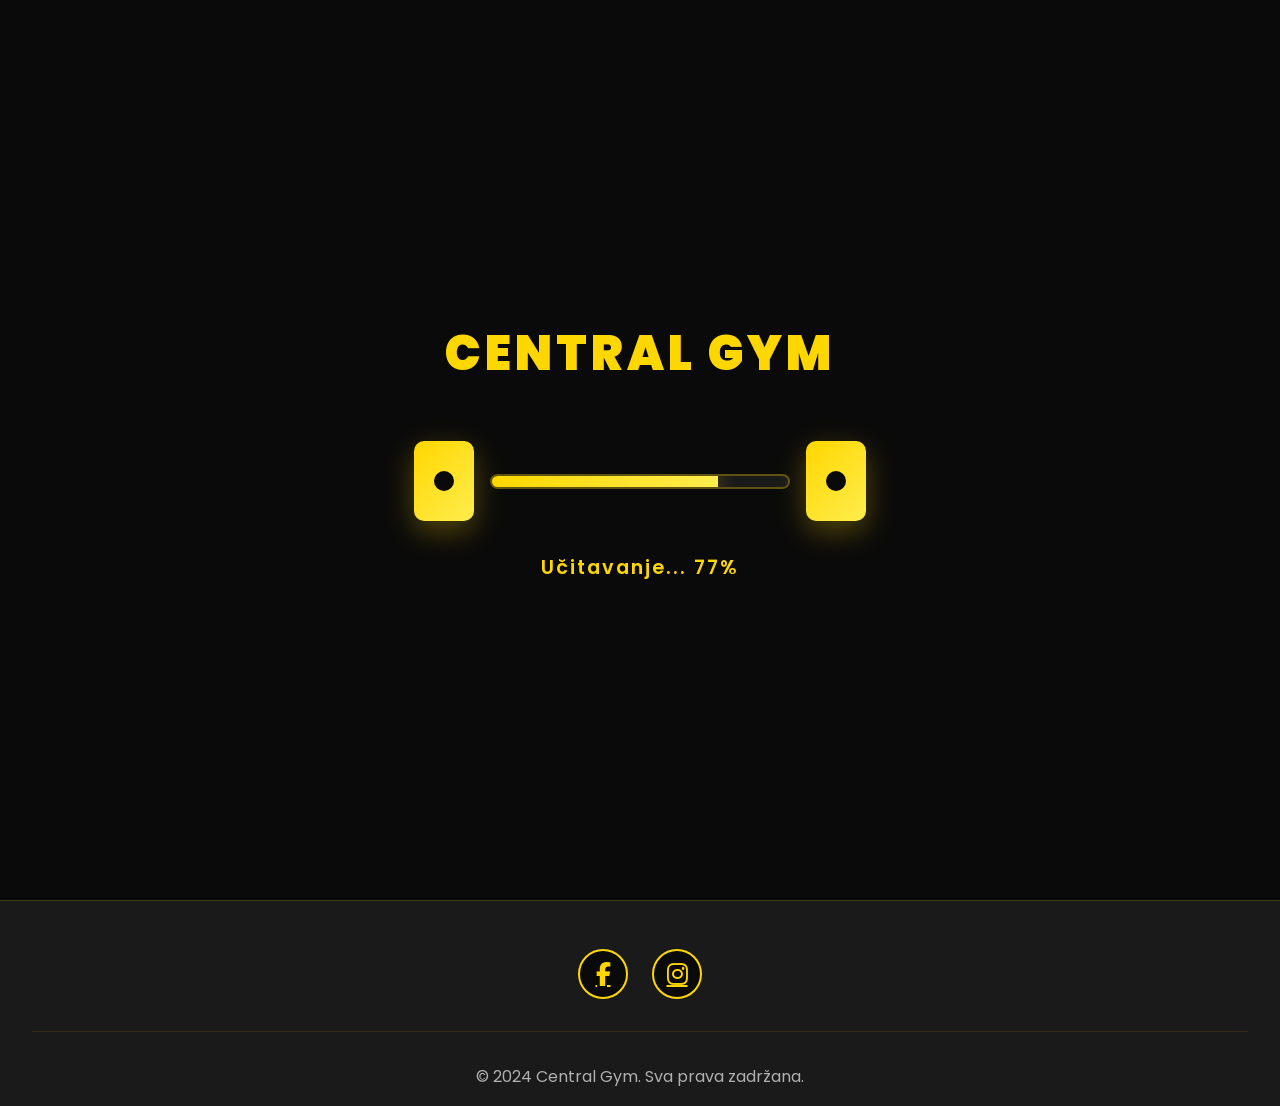
<file: index.html>
<!DOCTYPE html>
<html lang="sr">
<head>
    <meta charset="UTF-8">
    <meta name="viewport" content="width=device-width, initial-scale=1.0">
    <title>Central Gym - Postani jači nego juče</title>
    
    <link rel="preconnect" href="https://fonts.googleapis.com">
    <link rel="preconnect" href="https://fonts.gstatic.com" crossorigin>
    <link href="https://fonts.googleapis.com/css2?family=Poppins:wght@300;400;600;700;900&display=swap" rel="stylesheet">
    <link rel="stylesheet" href="https://cdnjs.cloudflare.com/ajax/libs/font-awesome/6.4.0/css/all.min.css">
    
    <link rel="stylesheet" href="css/style.css">
    <link rel="stylesheet" href="css/navbar.css">
    <link rel="stylesheet" href="css/responsive.css">
</head>
<body>
    <div class="page-bg" style="background-image: url('https://plain-enam-prod-public.komododecks.com/202604/08/wiwDWj4521MMawVdq98U/image.png')"></div>
    <!-- Loader -->
    <div class="loader-container" id="loader">
        <div class="loader-content">
            <div class="logo-loader">CENTRAL GYM</div>
            <div class="weight-bar">
                <div class="weight-plate left"></div>
                <div class="bar">
                    <div class="bar-fill" id="barFill"></div>
                </div>
                <div class="weight-plate right"></div>
            </div>
            <div class="loading-text" id="loadingText" data-sr="Učitavanje... 0%" data-en="Loading... 0%">Učitavanje... 0%</div>
        </div>
    </div>

    <!-- Navbar -->
    <nav class="navbar">
        <div class="nav-container">
            <a href="index.html" class="logo">CENTRAL GYM</a>
            <div class="nav-right">
                <button class="lang-switch" onclick="toggleLanguage()">EN</button>
                <div class="hamburger" onclick="toggleMenu()">
                    <span></span>
                    <span></span>
                    <span></span>
                </div>
            </div>
        </div>
    </nav>

    <!-- Fullscreen Menu -->
    <div class="menu-overlay" id="menuOverlay">
        <ul class="nav-menu">
            <li><a href="index.html" onclick="closeMenu()" data-sr="Početna" data-en="Home">Početna</a></li>
            <li><a href="onama.html" onclick="closeMenu()" data-sr="O nama" data-en="About">O nama</a></li>
            <li><a href="usluge.html" onclick="closeMenu()" data-sr="Usluge" data-en="Services">Usluge</a></li>
            <li><a href="zauzetost.html" onclick="closeMenu()" data-sr="Zauzetost" data-en="Occupancy">Zauzetost</a></li>
            <li><a href="cenovnik.html" onclick="closeMenu()" data-sr="Cenovnik" data-en="Pricing">Cenovnik</a></li>
            <li><a href="pravilnik.html" onclick="closeMenu()" data-sr="Pravilnik" data-en="Rules">Pravilnik</a></li>
            <li><a href="recenzije.html" onclick="closeMenu()" data-sr="Recenzije" data-en="Reviews">Recenzije</a></li>
            <li><a href="galerija.html" onclick="closeMenu()" data-sr="Galerija" data-en="Gallery">Galerija</a></li>
            <li><a href="kontakt.html" onclick="closeMenu()" data-sr="Kontakt" data-en="Contact">Kontakt</a></li>
        </ul>
    </div>

    <!-- Hero Section -->
    <section class="hero">
        <div class="hero-content">
            <h1 data-sr="Postani jači nego juče" data-en="Become Stronger Than Yesterday">Postani jači nego juče</h1>
            <p data-sr="Najbolja teretana u gradu" data-en="The Best Gym in the City">Najbolja teretana u gradu</p>
        </div>

        <!-- Quick Navigation -->
        <div class="quick-nav">
            <a href="onama.html" class="quick-nav-item">
                <i class="fas fa-info-circle"></i>
                <span data-sr="O nama" data-en="About Us">O nama</span>
            </a>
            <a href="usluge.html" class="quick-nav-item">
                <i class="fas fa-dumbbell"></i>
                <span data-sr="Usluge" data-en="Services">Usluge</span>
            </a>
            <a href="zauzetost.html" class="quick-nav-item">
                <i class="fas fa-users"></i>
                <span data-sr="Zauzetost" data-en="Occupancy">Zauzetost</span>
            </a>
            <a href="cenovnik.html" class="quick-nav-item">
                <i class="fas fa-tags"></i>
                <span data-sr="Cenovnik" data-en="Pricing">Cenovnik</span>
            </a>
            <a href="pravilnik.html" class="quick-nav-item">
                <i class="fas fa-clipboard-list"></i>
                <span data-sr="Pravilnik" data-en="Rules">Pravilnik</span>
            </a>
            <a href="recenzije.html" class="quick-nav-item">
                <i class="fas fa-star"></i>
                <span data-sr="Recenzije" data-en="Reviews">Recenzije</span>
            </a>
            <a href="galerija.html" class="quick-nav-item">
                <i class="fas fa-images"></i>
                <span data-sr="Galerija" data-en="Gallery">Galerija</span>
            </a>
            <a href="kontakt.html" class="quick-nav-item">
                <i class="fas fa-envelope"></i>
                <span data-sr="Kontakt" data-en="Contact">Kontakt</span>
            </a>
        </div>
    </section>

    <!-- Footer -->
    <footer>
        <div class="footer-content">
            <div class="social-links">
                <a href="https://www.facebook.com/p/Central-GYM-61558646281643/" target="_blank" rel="noopener"><i class="fab fa-facebook-f"></i></a>
                <a href="https://www.instagram.com/centralgym.sm/?hl=en" target="_blank" rel="noopener"><i class="fab fa-instagram"></i></a>
            </div>
            <p class="copyright" data-sr="© 2024 Central Gym. Sva prava zadržana." data-en="© 2024 Central Gym. All rights reserved.">© 2024 Central Gym. Sva prava zadržana.</p>
        </div>
    </footer>

    <script src="js/loader.js"></script>
    <script src="js/main.js"></script>
</body>
</html>
</file>
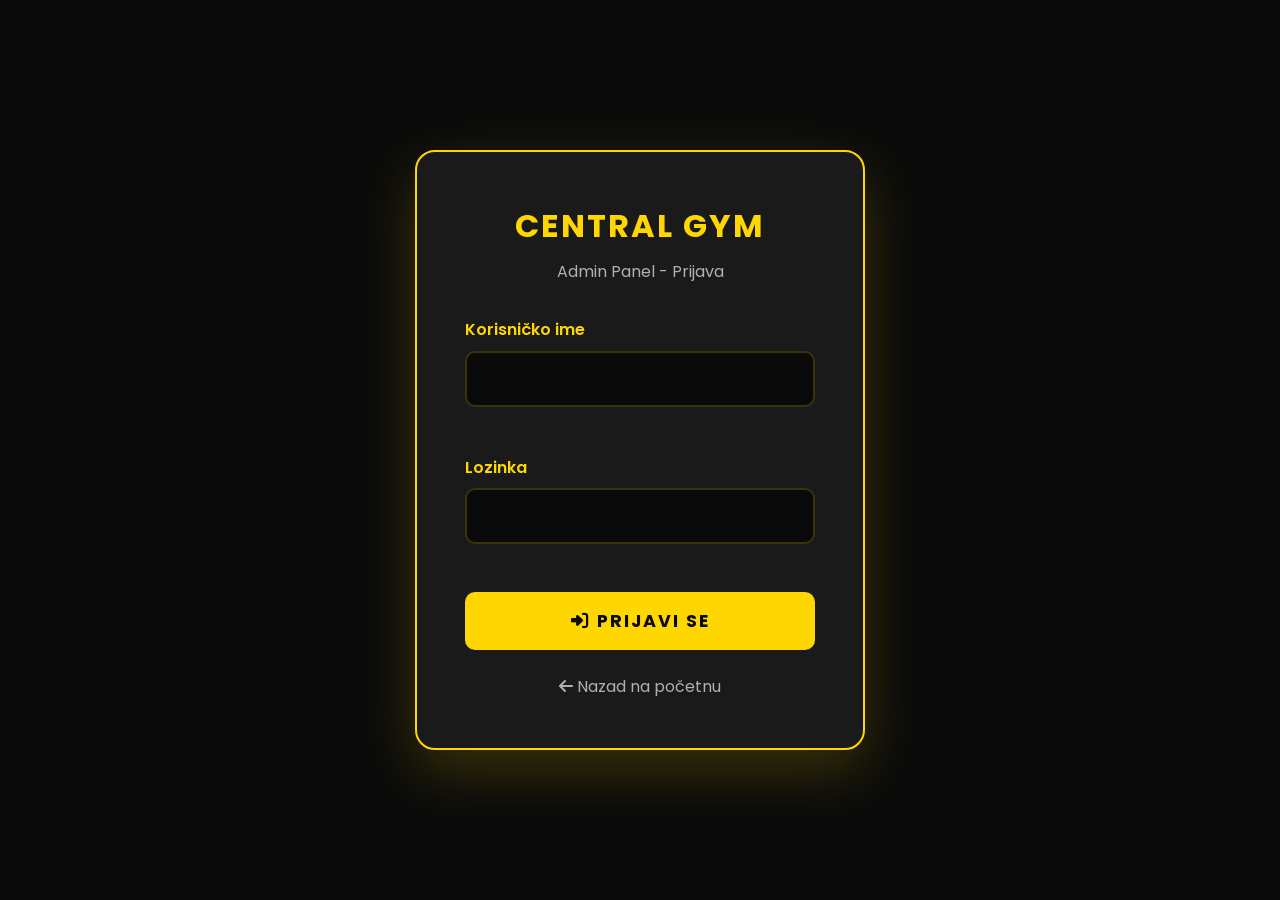
<file: admin-login.html>
<!DOCTYPE html>
<html lang="sr">
<head>
    <meta charset="UTF-8">
    <meta name="viewport" content="width=device-width, initial-scale=1.0">
    <title>Admin Login - Central Gym</title>
    
    <link rel="preconnect" href="https://fonts.googleapis.com">
    <link rel="preconnect" href="https://fonts.gstatic.com" crossorigin>
    <link href="https://fonts.googleapis.com/css2?family=Poppins:wght@300;400;600;700;900&display=swap" rel="stylesheet">
    <link rel="stylesheet" href="https://cdnjs.cloudflare.com/ajax/libs/font-awesome/6.4.0/css/all.min.css">
    
    <link rel="stylesheet" href="css/style.css">
    <link rel="stylesheet" href="css/navbar.css">
    
    <style>
        .login-container {
            min-height: 100vh;
            display: flex;
            align-items: center;
            justify-content: center;
            background: var(--dark-bg);
            padding: 2rem;
        }

        .login-box {
            background: var(--card-bg);
            padding: 3rem;
            border-radius: 20px;
            border: 2px solid var(--primary-gold);
            max-width: 450px;
            width: 100%;
            box-shadow: 0 20px 60px rgba(255, 215, 0, 0.2);
        }

        .login-header {
            text-align: center;
            margin-bottom: 2rem;
        }

        .login-header h1 {
            color: var(--primary-gold);
            font-size: 2rem;
            margin-bottom: 0.5rem;
            text-transform: uppercase;
            letter-spacing: 2px;
        }

        .login-header p {
            color: var(--text-gray);
        }

        .login-form {
            display: grid;
            gap: 1.5rem;
        }

        .form-group {
            display: grid;
            gap: 0.5rem;
        }

        .form-group label {
            color: var(--primary-gold);
            font-weight: 600;
        }

        .form-group input {
            background: var(--dark-bg);
            border: 2px solid rgba(255, 215, 0, 0.2);
            border-radius: 10px;
            padding: 1rem;
            color: var(--text-white);
            font-family: 'Poppins', sans-serif;
            transition: var(--transition);
        }

        .form-group input:focus {
            outline: none;
            border-color: var(--primary-gold);
            box-shadow: 0 0 20px rgba(255, 215, 0, 0.2);
        }

        .login-button {
            width: 100%;
            background: var(--primary-gold);
            color: var(--dark-bg);
            padding: 1rem;
            border-radius: 10px;
            border: none;
            font-weight: 700;
            font-size: 1.1rem;
            text-transform: uppercase;
            letter-spacing: 2px;
            cursor: pointer;
            transition: var(--transition);
            font-family: 'Poppins', sans-serif;
        }

        .login-button:hover {
            transform: translateY(-3px);
            box-shadow: 0 10px 30px rgba(255, 215, 0, 0.4);
        }

        .error-message {
            background: rgba(255, 56, 56, 0.2);
            border: 2px solid var(--red);
            color: var(--red);
            padding: 1rem;
            border-radius: 10px;
            text-align: center;
            display: none;
        }

        .error-message.show {
            display: block;
        }

        .back-link {
            text-align: center;
            margin-top: 1.5rem;
        }

        .back-link a {
            color: var(--text-gray);
            text-decoration: none;
            transition: var(--transition);
        }

        .back-link a:hover {
            color: var(--primary-gold);
        }
    </style>
</head>
<body>
    <div class="login-container">
        <div class="login-box">
            <div class="login-header">
                <h1>CENTRAL GYM</h1>
                <p>Admin Panel - Prijava</p>
            </div>

            <div class="error-message" id="errorMessage"></div>

            <form class="login-form" onsubmit="return handleLogin(event)">
                <div class="form-group">
                    <label>Korisničko ime</label>
                    <input type="text" id="username" required autocomplete="username">
                </div>

                <div class="form-group">
                    <label>Lozinka</label>
                    <input type="password" id="password" required autocomplete="current-password">
                </div>

                <button type="submit" class="login-button">
                    <i class="fas fa-sign-in-alt"></i> Prijavi se
                </button>
            </form>

            <div class="back-link">
                <a href="index.html"><i class="fas fa-arrow-left"></i> Nazad na početnu</a>
            </div>
        </div>
    </div>

    <script>
        function handleLogin(event) {
            event.preventDefault();
            
            const username = document.getElementById('username').value;
            const password = document.getElementById('password').value;
            const errorMessage = document.getElementById('errorMessage');
            
            // Korisničko ime: admin
            // Lozinka: centralgym2024
            if (username === 'admin' && password === 'centralgym2024') {
                // Sačuvaj sesiju
                sessionStorage.setItem('adminLoggedIn', 'true');
                sessionStorage.setItem('loginTime', Date.now());
                
                // Preusmeri na admin panel
                window.location.href = 'admin.html';
            } else {
                errorMessage.textContent = 'Pogrešno korisničko ime ili lozinka!';
                errorMessage.classList.add('show');
                
                setTimeout(() => {
                    errorMessage.classList.remove('show');
                }, 3000);
            }
            
            return false;
        }
    </script>
</body>
</html>
</file>
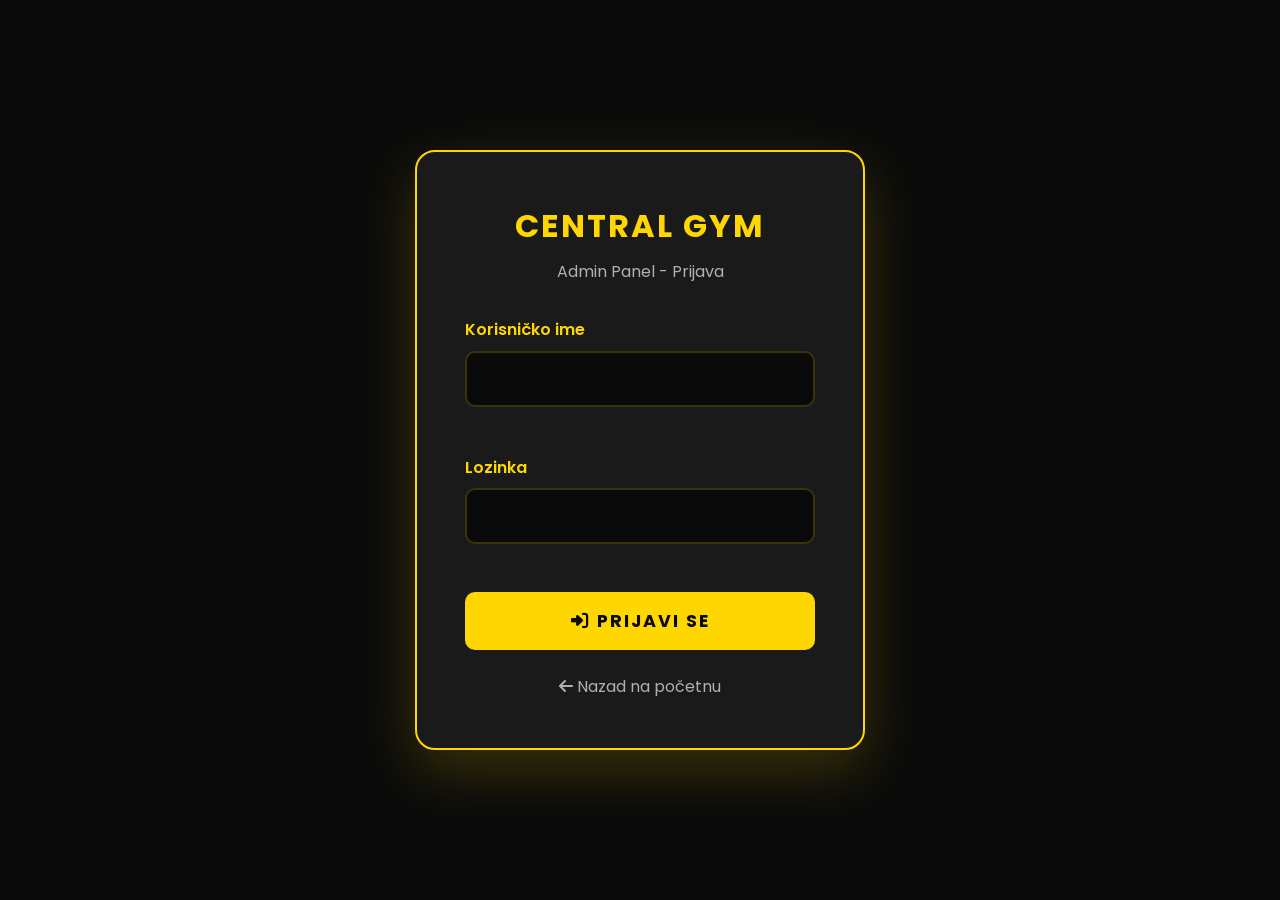
<file: admin.html>
<!DOCTYPE html>
<html lang="sr">
<head>
    <meta charset="UTF-8">
    <meta name="viewport" content="width=device-width, initial-scale=1.0">
    <title>Admin Panel - Central Gym</title>
    
    <link rel="preconnect" href="https://fonts.googleapis.com">
    <link rel="preconnect" href="https://fonts.gstatic.com" crossorigin>
    <link href="https://fonts.googleapis.com/css2?family=Poppins:wght@300;400;600;700;900&display=swap" rel="stylesheet">
    <link rel="stylesheet" href="https://cdnjs.cloudflare.com/ajax/libs/font-awesome/6.4.0/css/all.min.css">
    
    <link rel="stylesheet" href="css/style.css">
    <link rel="stylesheet" href="css/navbar.css">
    
    <style>
        .admin-container {
            min-height: 100vh;
            background: var(--dark-bg);
            padding: 2rem;
        }

        .admin-header {
            max-width: 1200px;
            margin: 0 auto 2rem;
            display: flex;
            justify-content: space-between;
            align-items: center;
            background: var(--card-bg);
            padding: 1.5rem;
            border-radius: 15px;
            border: 2px solid var(--primary-gold);
        }

        .admin-header h1 {
            color: var(--primary-gold);
            font-size: 1.8rem;
            text-transform: uppercase;
        }

        .logout-btn {
            background: var(--red);
            color: var(--text-white);
            padding: 0.7rem 1.5rem;
            border-radius: 10px;
            border: none;
            cursor: pointer;
            font-weight: 600;
            transition: var(--transition);
            font-family: 'Poppins', sans-serif;
        }

        .logout-btn:hover {
            transform: translateY(-3px);
            box-shadow: 0 5px 20px rgba(255, 56, 56, 0.4);
        }

        .admin-content {
            max-width: 1200px;
            margin: 0 auto;
            display: grid;
            gap: 2rem;
        }

        .admin-section {
            background: var(--card-bg);
            padding: 2rem;
            border-radius: 15px;
            border: 2px solid var(--primary-gold);
        }

        .admin-section h2 {
            color: var(--primary-gold);
            margin-bottom: 1.5rem;
            font-size: 1.5rem;
            display: flex;
            align-items: center;
            gap: 0.5rem;
        }

        .occupancy-display {
            text-align: center;
            padding: 2rem;
            background: var(--dark-bg);
            border-radius: 15px;
            margin-bottom: 2rem;
        }

        .occupancy-display .count {
            font-size: 4rem;
            font-weight: 900;
            color: var(--primary-gold);
        }

        .occupancy-display .status {
            font-size: 1.5rem;
            font-weight: 600;
            margin-top: 1rem;
        }

        .action-buttons {
            display: grid;
            grid-template-columns: 1fr 1fr;
            gap: 1rem;
        }

        .action-btn {
            padding: 1.5rem;
            border: none;
            border-radius: 15px;
            font-size: 1.2rem;
            font-weight: 700;
            cursor: pointer;
            transition: var(--transition);
            font-family: 'Poppins', sans-serif;
            text-transform: uppercase;
            letter-spacing: 1px;
        }

        .checkin-btn {
            background: var(--green);
            color: var(--dark-bg);
        }

        .checkin-btn:hover {
            transform: translateY(-5px);
            box-shadow: 0 10px 30px rgba(0, 255, 65, 0.3);
        }

        .checkout-btn {
            background: var(--red);
            color: var(--text-white);
        }

        .checkout-btn:hover {
            transform: translateY(-5px);
            box-shadow: 0 10px 30px rgba(255, 56, 56, 0.3);
        }

        .checkout-btn:disabled {
            opacity: 0.5;
            cursor: not-allowed;
            transform: none;
        }

        .reset-btn {
            background: var(--text-gray);
            color: var(--text-white);
            grid-column: 1 / -1;
        }

        .reset-btn:hover {
            background: var(--primary-gold);
            color: var(--dark-bg);
        }

        .history-list {
            display: grid;
            gap: 0.5rem;
            max-height: 300px;
            overflow-y: auto;
        }

        .history-item {
            background: var(--dark-bg);
            padding: 1rem;
            border-radius: 10px;
            display: flex;
            justify-content: space-between;
            align-items: center;
        }

        .history-item.checkin {
            border-left: 4px solid var(--green);
        }

        .history-item.checkout {
            border-left: 4px solid var(--red);
        }

        .history-time {
            color: var(--text-gray);
            font-size: 0.9rem;
        }

        .stats-grid {
            display: grid;
            grid-template-columns: repeat(auto-fit, minmax(200px, 1fr));
            gap: 1rem;
            margin-top: 1rem;
        }

        .stat-box {
            background: var(--dark-bg);
            padding: 1.5rem;
            border-radius: 10px;
            text-align: center;
        }

        .stat-box .number {
            font-size: 2rem;
            font-weight: 900;
            color: var(--primary-gold);
        }

        .stat-box .label {
            color: var(--text-gray);
            margin-top: 0.5rem;
        }

        @media (max-width: 768px) {
            .admin-header {
                flex-direction: column;
                gap: 1rem;
                text-align: center;
            }

            .action-buttons {
                grid-template-columns: 1fr;
            }

            .stats-grid {
                grid-template-columns: 1fr;
            }
        }
    </style>
</head>
<body>
    <div class="admin-container">
        <div class="admin-header">
            <h1><i class="fas fa-user-shield"></i> Admin Panel</h1>
            <button class="logout-btn" onclick="logout()">
                <i class="fas fa-sign-out-alt"></i> Odjavi se
            </button>
        </div>

        <div class="admin-content">
            <!-- Trenutna zauzetost -->
            <div class="admin-section">
                <h2><i class="fas fa-users"></i> Trenutna zauzetost</h2>
                <div class="occupancy-display">
                    <div class="count" id="adminOccupancyCount">0</div>
                    <div class="status" id="adminOccupancyStatus">Malo ljudi</div>
                </div>

                <div class="action-buttons">
                    <button class="action-btn checkin-btn" onclick="adminCheckIn()">
                        <i class="fas fa-user-plus"></i><br>Check-in
                    </button>
                    <button class="action-btn checkout-btn" id="checkoutBtn" onclick="adminCheckOut()">
                        <i class="fas fa-user-minus"></i><br>Check-out
                    </button>
                    <button class="action-btn reset-btn" onclick="resetOccupancy()">
                        <i class="fas fa-redo"></i> Resetuj zauzetost
                    </button>
                </div>
            </div>

            <!-- Statistika -->
            <div class="admin-section">
                <h2><i class="fas fa-chart-line"></i> Statistika</h2>
                <div class="stats-grid">
                    <div class="stat-box">
                        <div class="number" id="todayCheckIns">0</div>
                        <div class="label">Check-in-ova danas</div>
                    </div>
                    <div class="stat-box">
                        <div class="number" id="todayCheckOuts">0</div>
                        <div class="label">Check-out-ova danas</div>
                    </div>
                    <div class="stat-box">
                        <div class="number" id="peakToday">0</div>
                        <div class="label">Maksimum danas</div>
                    </div>
                    <div class="stat-box">
                        <div class="number" id="currentStreak">0</div>
                        <div class="label">Trenutno aktivnih</div>
                    </div>
                </div>
            </div>

            <!-- Istorija aktivnosti -->
            <div class="admin-section">
                <h2><i class="fas fa-history"></i> Poslednje aktivnosti</h2>
                <div class="history-list" id="historyList">
                    <!-- Dinamički se puni -->
                </div>
            </div>
        </div>
    </div>

    <script src="js/admin.js"></script>
</body>
</html>
</file>
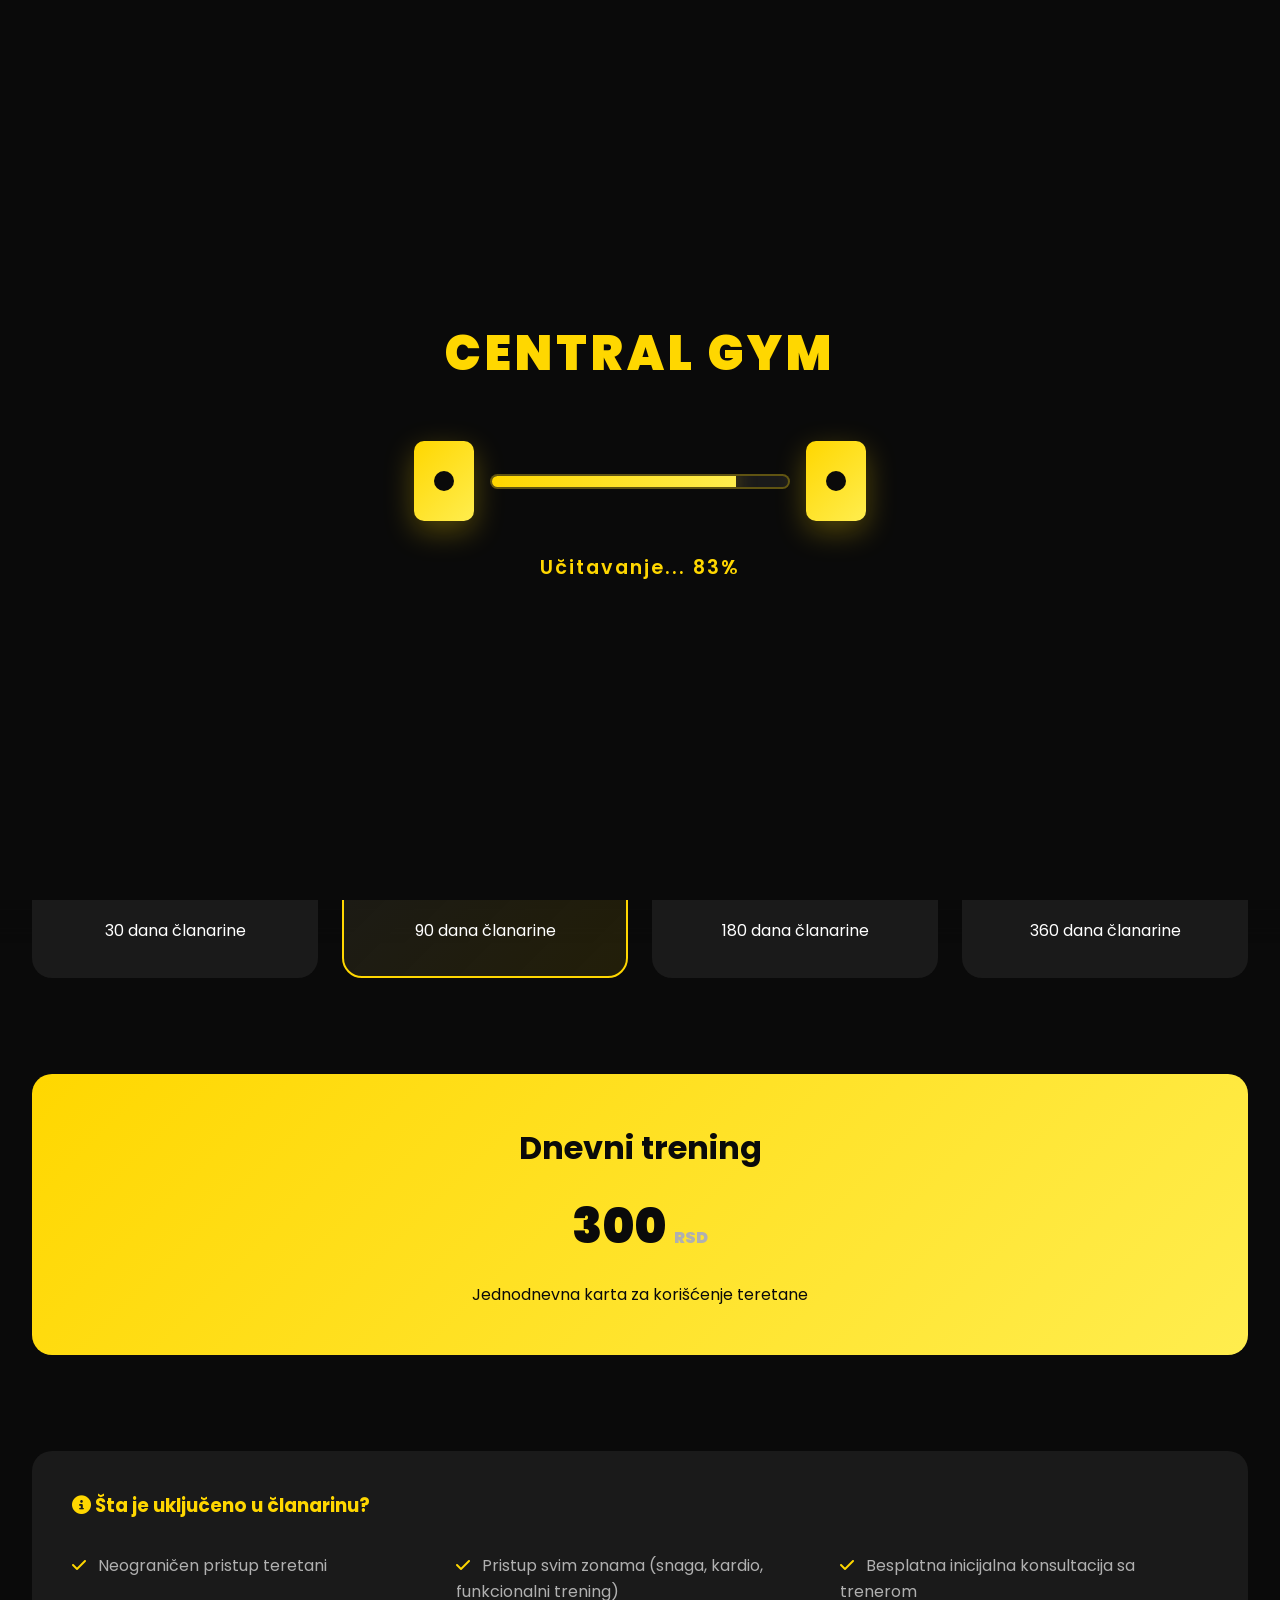
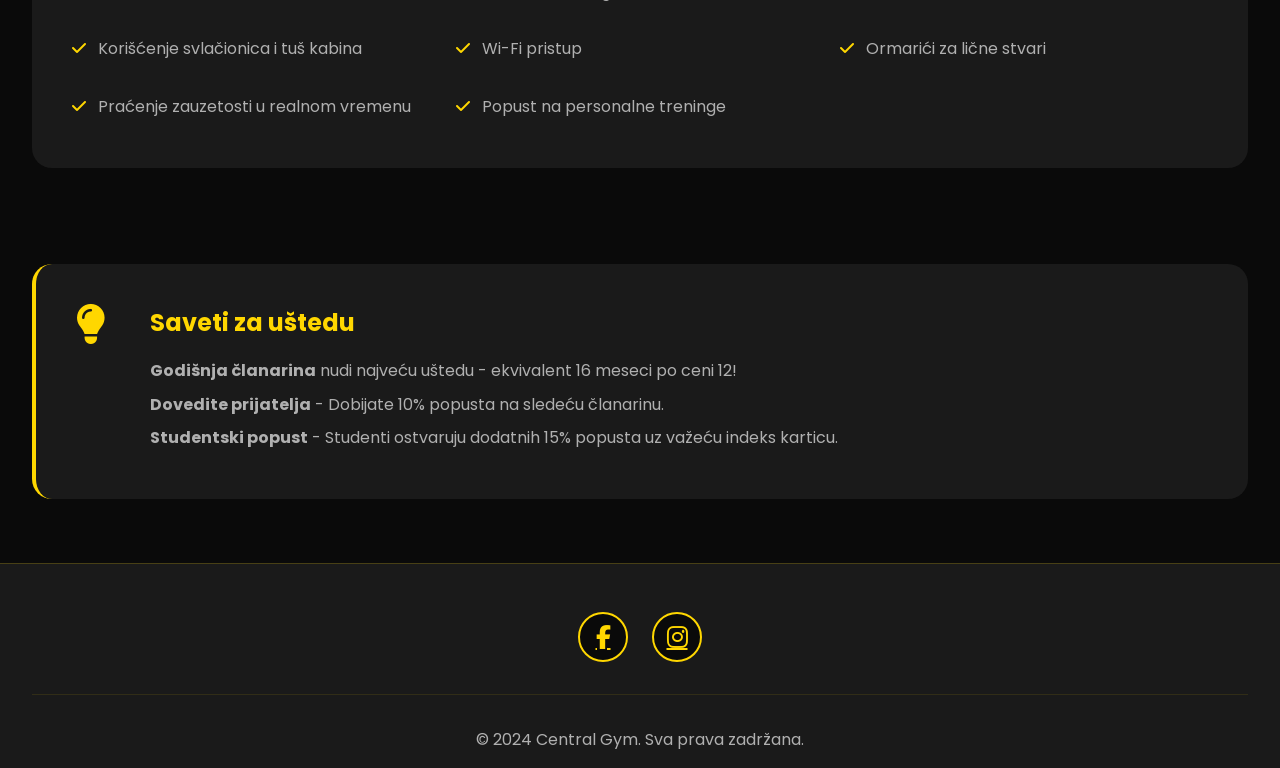
<file: cenovnik.html>
<!DOCTYPE html>
<html lang="sr">
<head>
    <meta charset="UTF-8">
    <meta name="viewport" content="width=device-width, initial-scale=1.0">
    <title>Cenovnik - Central Gym</title>

    <link rel="preconnect" href="https://fonts.googleapis.com">
    <link rel="preconnect" href="https://fonts.gstatic.com" crossorigin>
    <link href="https://fonts.googleapis.com/css2?family=Poppins:wght@300;400;600;700;900&display=swap" rel="stylesheet">
    <link rel="stylesheet" href="https://cdnjs.cloudflare.com/ajax/libs/font-awesome/6.4.0/css/all.min.css">

    <link rel="stylesheet" href="css/style.css">
    <link rel="stylesheet" href="css/navbar.css">
    <link rel="stylesheet" href="css/responsive.css">
</head>
<body>
    <div class="page-bg" style="background-image: url('https://plain-enam-prod-public.komododecks.com/202604/08/ycyLEuy190XuvIfOZQKK/image.png')"></div>
    <!-- Loader -->
    <div class="loader-container" id="loader">
        <div class="loader-content">
            <div class="logo-loader">CENTRAL GYM</div>
            <div class="weight-bar">
                <div class="weight-plate left"></div>
                <div class="bar">
                    <div class="bar-fill" id="barFill"></div>
                </div>
                <div class="weight-plate right"></div>
            </div>
            <div class="loading-text" id="loadingText" data-sr="Učitavanje... 0%" data-en="Loading... 0%">Učitavanje... 0%</div>
        </div>
    </div>

    <!-- Navbar -->
    <nav class="navbar">
        <div class="nav-container">
            <a href="index.html" class="logo">CENTRAL GYM</a>
            <div class="nav-right">
                <button class="lang-switch" onclick="toggleLanguage()">EN</button>
                <div class="hamburger" onclick="toggleMenu()">
                    <span></span>
                    <span></span>
                    <span></span>
                </div>
            </div>
        </div>
    </nav>

    <!-- Fullscreen Menu -->
    <div class="menu-overlay" id="menuOverlay">
        <ul class="nav-menu">
            <li><a href="index.html" onclick="closeMenu()" data-sr="Početna" data-en="Home">Početna</a></li>
            <li><a href="onama.html" onclick="closeMenu()" data-sr="O nama" data-en="About">O nama</a></li>
            <li><a href="usluge.html" onclick="closeMenu()" data-sr="Usluge" data-en="Services">Usluge</a></li>
            <li><a href="zauzetost.html" onclick="closeMenu()" data-sr="Zauzetost" data-en="Occupancy">Zauzetost</a></li>
            <li><a href="cenovnik.html" onclick="closeMenu()" data-sr="Cenovnik" data-en="Pricing">Cenovnik</a></li>
            <li><a href="pravilnik.html" onclick="closeMenu()" data-sr="Pravilnik" data-en="Rules">Pravilnik</a></li>
            <li><a href="recenzije.html" onclick="closeMenu()" data-sr="Recenzije" data-en="Reviews">Recenzije</a></li>
            <li><a href="galerija.html" onclick="closeMenu()" data-sr="Galerija" data-en="Gallery">Galerija</a></li>
            <li><a href="kontakt.html" onclick="closeMenu()" data-sr="Kontakt" data-en="Contact">Kontakt</a></li>
        </ul>
    </div>

    <!-- Page Content -->
    <div class="page-container">
        <section class="page-section visible">
            <h1 class="page-title" data-sr="Cenovnik" data-en="Pricing">Cenovnik</h1>

            <div class="pricing-container">
                <div class="pricing-section">
                    <h3 data-sr="Paketi M" data-en="Packages M">Paketi M</h3>
                    <div class="pricing-grid">
                        <div class="price-card">
                            <h4>Central 30</h4>
                            <div class="price">2500 <span>RSD</span></div>
                            <p data-sr="30 dana članarine" data-en="30 days membership">30 dana članarine</p>
                        </div>
                        <div class="price-card featured">
                            <h4>Central 90</h4>
                            <div class="price">6200 <span>RSD</span></div>
                            <p data-sr="90 dana članarine" data-en="90 days membership">90 dana članarine</p>
                            <div class="badge" data-sr="Najpopularnije" data-en="Most Popular">Najpopularnije</div>
                        </div>
                        <div class="price-card">
                            <h4>Central 180</h4>
                            <div class="price">11000 <span>RSD</span></div>
                            <p data-sr="180 dana članarine" data-en="180 days membership">180 dana članarine</p>
                        </div>
                        <div class="price-card">
                            <h4>Central 360</h4>
                            <div class="price">19500 <span>RSD</span></div>
                            <p data-sr="360 dana članarine" data-en="360 days membership">360 dana članarine</p>
                            <div class="badge" data-sr="Najbolja ponuda" data-en="Best Deal">Najbolja ponuda</div>
                        </div>
                    </div>
                </div>

                <div class="pricing-section">
                    <h3 data-sr="Paketi Ž" data-en="Packages F">Paketi Ž</h3>
                    <div class="pricing-grid">
                        <div class="price-card">
                            <h4>Central 30</h4>
                            <div class="price">2000 <span>RSD</span></div>
                            <p data-sr="30 dana članarine" data-en="30 days membership">30 dana članarine</p>
                        </div>
                        <div class="price-card featured">
                            <h4>Central 90</h4>
                            <div class="price">5000 <span>RSD</span></div>
                            <p data-sr="90 dana članarine" data-en="90 days membership">90 dana članarine</p>
                            <div class="badge" data-sr="Najpopularnije" data-en="Most Popular">Najpopularnije</div>
                        </div>
                        <div class="price-card">
                            <h4>Central 180</h4>
                            <div class="price">8500 <span>RSD</span></div>
                            <p data-sr="180 dana članarine" data-en="180 days membership">180 dana članarine</p>
                        </div>
                        <div class="price-card">
                            <h4>Central 360</h4>
                            <div class="price">15000 <span>RSD</span></div>
                            <p data-sr="360 dana članarine" data-en="360 days membership">360 dana članarine</p>
                            <div class="badge" data-sr="Najbolja ponuda" data-en="Best Deal">Najbolja ponuda</div>
                        </div>
                    </div>
                </div>

                <div class="daily-training">
                    <h4 data-sr="Dnevni trening" data-en="Daily Training">Dnevni trening</h4>
                    <div class="price">300 <span>RSD</span></div>
                    <p data-sr="Jednodnevna karta za korišćenje teretane" data-en="One-day pass for gym use">Jednodnevna karta za korišćenje teretane</p>
                </div>

                <div class="pricing-info">
                    <h3 data-sr="Šta je uključeno u članarinu?" data-en="What's included in membership?"><i class="fas fa-info-circle"></i> Šta je uključeno u članarinu?</h3>
                    <ul class="included-list">
                        <li data-sr="Neograničen pristup teretani" data-en="Unlimited gym access"><i class="fas fa-check"></i> Neograničen pristup teretani</li>
                        <li data-sr="Pristup svim zonama (snaga, kardio, funkcionalni trening)" data-en="Access to all zones (strength, cardio, functional training)"><i class="fas fa-check"></i> Pristup svim zonama (snaga, kardio, funkcionalni trening)</li>
                        <li data-sr="Besplatna inicijalna konsultacija sa trenerom" data-en="Free initial consultation with a trainer"><i class="fas fa-check"></i> Besplatna inicijalna konsultacija sa trenerom</li>
                        <li data-sr="Korišćenje svlačionica i tuš kabina" data-en="Use of locker rooms and showers"><i class="fas fa-check"></i> Korišćenje svlačionica i tuš kabina</li>
                        <li data-sr="Wi-Fi pristup" data-en="Wi-Fi access"><i class="fas fa-check"></i> Wi-Fi pristup</li>
                        <li data-sr="Ormarići za lične stvari" data-en="Lockers for personal belongings"><i class="fas fa-check"></i> Ormarići za lične stvari</li>
                        <li data-sr="Praćenje zauzetosti u realnom vremenu" data-en="Real-time occupancy tracking"><i class="fas fa-check"></i> Praćenje zauzetosti u realnom vremenu</li>
                        <li data-sr="Popust na personalne treninge" data-en="Discount on personal training"><i class="fas fa-check"></i> Popust na personalne treninge</li>
                    </ul>
                </div>

                <div class="pricing-note">
                    <i class="fas fa-lightbulb"></i>
                    <div>
                        <h3 data-sr="Saveti za uštedu" data-en="Saving Tips">Saveti za uštedu</h3>
                        <p data-sr="nudi najveću uštedu - ekvivalent 16 meseci po ceni 12!" data-en="Annual membership offers the biggest savings - equivalent of 16 months for the price of 12!"><strong data-sr="Godišnja članarina" data-en="Annual membership">Godišnja članarina</strong> nudi najveću uštedu - ekvivalent 16 meseci po ceni 12!</p>
                        <p data-sr="- Dobijate 10% popusta na sledeću članarinu." data-en="Get 10% discount on your next membership."><strong data-sr="Dovedite prijatelja" data-en="Bring a Friend">Dovedite prijatelja</strong> - Dobijate 10% popusta na sledeću članarinu.</p>
                        <p data-sr="- Studenti ostvaruju dodatnih 15% popusta uz važeću indeks karticu." data-en="Students get an additional 15% discount with a valid student ID."><strong data-sr="Studentski popust" data-en="Student Discount">Studentski popust</strong> - Studenti ostvaruju dodatnih 15% popusta uz važeću indeks karticu.</p>
                    </div>
                </div>
            </div>
        </section>
    </div>

    <!-- Footer -->
    <footer>
        <div class="footer-content">
            <div class="social-links">
                <a href="https://www.facebook.com/p/Central-GYM-61558646281643/" target="_blank" rel="noopener"><i class="fab fa-facebook-f"></i></a>
                <a href="https://www.instagram.com/centralgym.sm/?hl=en" target="_blank" rel="noopener"><i class="fab fa-instagram"></i></a>
            </div>
            <p class="copyright" data-sr="© 2024 Central Gym. Sva prava zadržana." data-en="© 2024 Central Gym. All rights reserved.">© 2024 Central Gym. Sva prava zadržana.</p>
        </div>
    </footer>

    <script src="js/loader.js"></script>
    <script src="js/main.js"></script>
</body>
</html>
</file>
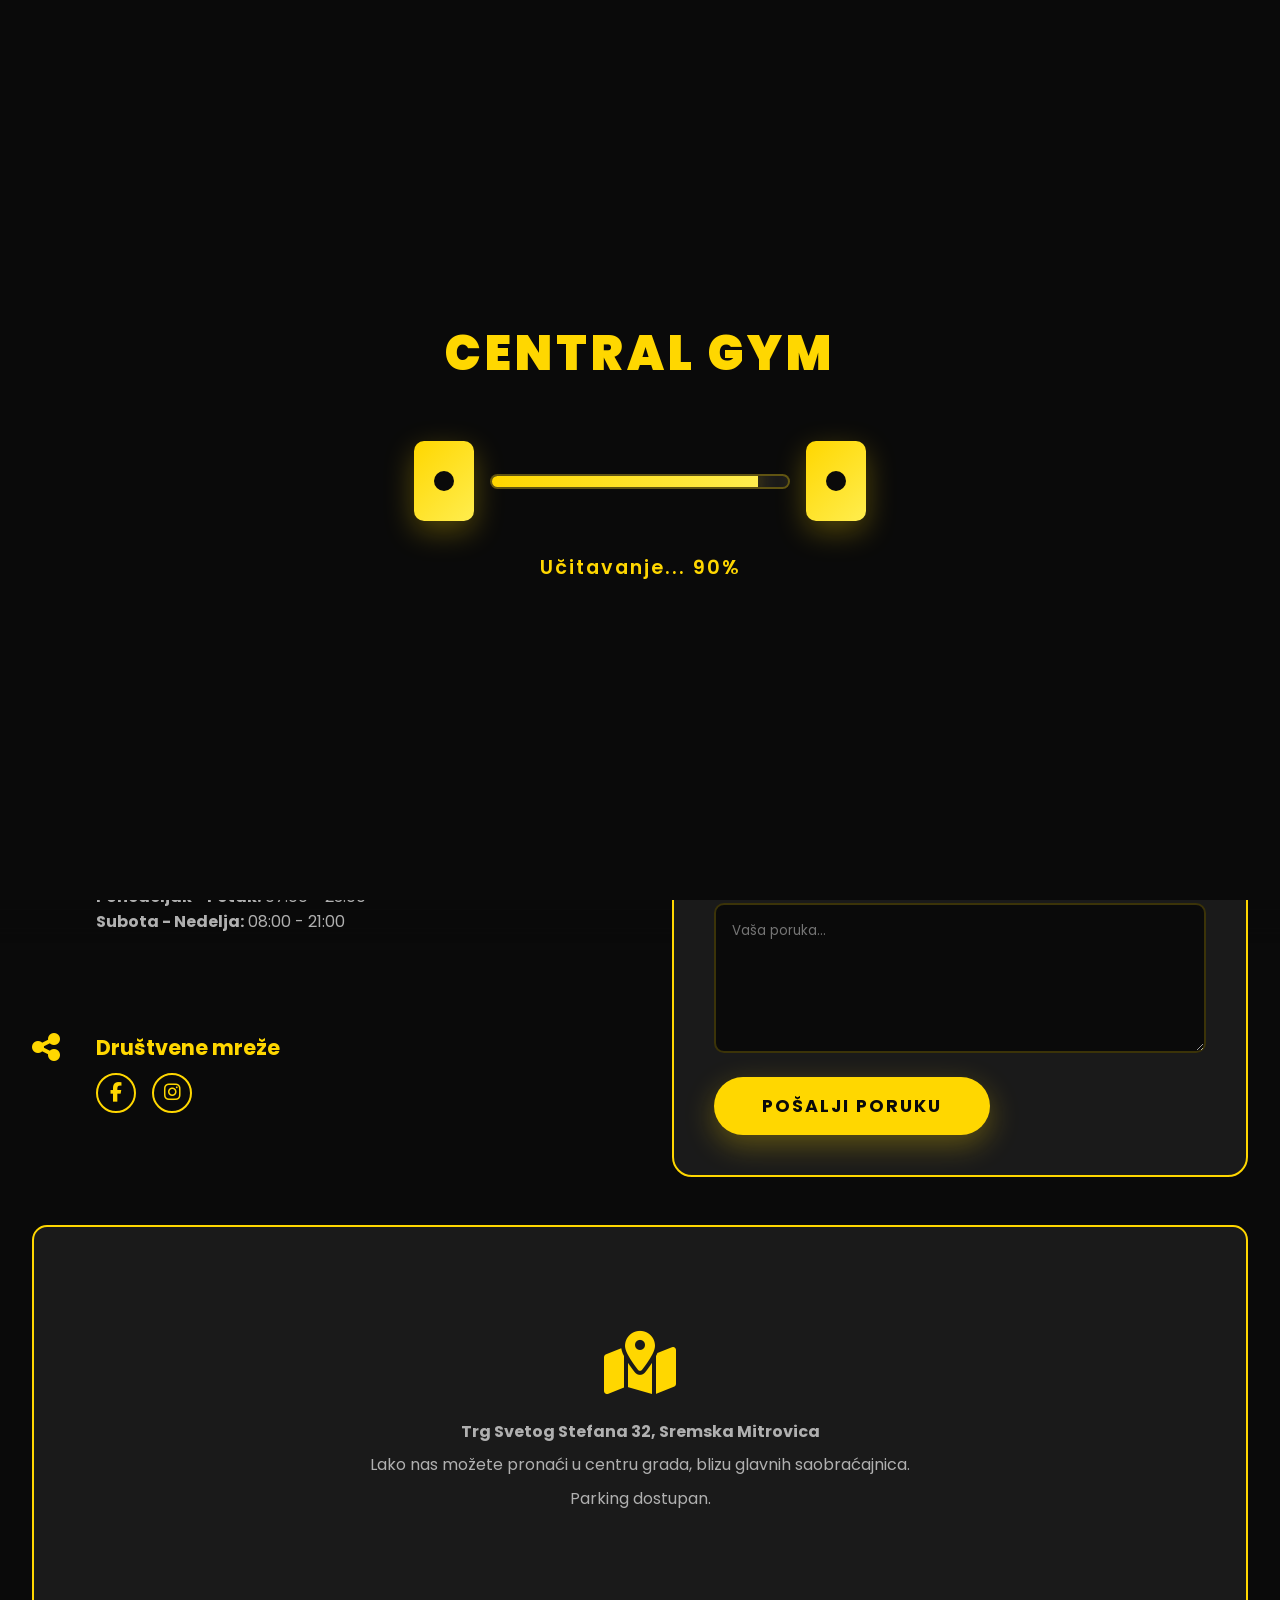
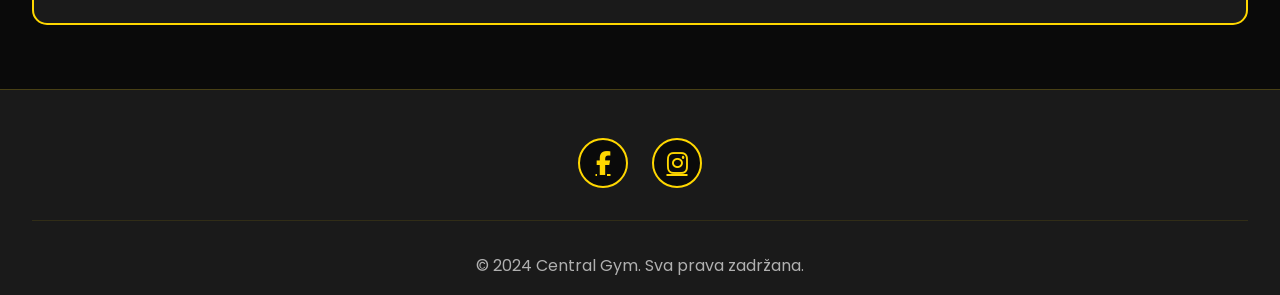
<file: kontakt.html>
<!DOCTYPE html>
<html lang="sr">
<head>
    <meta charset="UTF-8">
    <meta name="viewport" content="width=device-width, initial-scale=1.0">
    <title>Kontakt - Central Gym</title>

    <link rel="preconnect" href="https://fonts.googleapis.com">
    <link rel="preconnect" href="https://fonts.gstatic.com" crossorigin>
    <link href="https://fonts.googleapis.com/css2?family=Poppins:wght@300;400;600;700;900&display=swap" rel="stylesheet">
    <link rel="stylesheet" href="https://cdnjs.cloudflare.com/ajax/libs/font-awesome/6.4.0/css/all.min.css">

    <link rel="stylesheet" href="css/style.css">
    <link rel="stylesheet" href="css/navbar.css">
    <link rel="stylesheet" href="css/responsive.css">
</head>
<body>
    <div class="page-bg" style="background-image: url('https://plain-enam-prod-public.komododecks.com/202604/08/ZjnchX7w47cKInUQRJYD/image.png')"></div>
    <!-- Loader -->
    <div class="loader-container" id="loader">
        <div class="loader-content">
            <div class="logo-loader">CENTRAL GYM</div>
            <div class="weight-bar">
                <div class="weight-plate left"></div>
                <div class="bar">
                    <div class="bar-fill" id="barFill"></div>
                </div>
                <div class="weight-plate right"></div>
            </div>
            <div class="loading-text" id="loadingText" data-sr="Učitavanje... 0%" data-en="Loading... 0%">Učitavanje... 0%</div>
        </div>
    </div>

    <!-- Navbar -->
    <nav class="navbar">
        <div class="nav-container">
            <a href="index.html" class="logo">CENTRAL GYM</a>
            <div class="nav-right">
                <button class="lang-switch" onclick="toggleLanguage()">EN</button>
                <div class="hamburger" onclick="toggleMenu()">
                    <span></span>
                    <span></span>
                    <span></span>
                </div>
            </div>
        </div>
    </nav>

    <!-- Fullscreen Menu -->
    <div class="menu-overlay" id="menuOverlay">
        <ul class="nav-menu">
            <li><a href="index.html" onclick="closeMenu()" data-sr="Početna" data-en="Home">Početna</a></li>
            <li><a href="onama.html" onclick="closeMenu()" data-sr="O nama" data-en="About">O nama</a></li>
            <li><a href="usluge.html" onclick="closeMenu()" data-sr="Usluge" data-en="Services">Usluge</a></li>
            <li><a href="zauzetost.html" onclick="closeMenu()" data-sr="Zauzetost" data-en="Occupancy">Zauzetost</a></li>
            <li><a href="cenovnik.html" onclick="closeMenu()" data-sr="Cenovnik" data-en="Pricing">Cenovnik</a></li>
            <li><a href="pravilnik.html" onclick="closeMenu()" data-sr="Pravilnik" data-en="Rules">Pravilnik</a></li>
            <li><a href="recenzije.html" onclick="closeMenu()" data-sr="Recenzije" data-en="Reviews">Recenzije</a></li>
            <li><a href="galerija.html" onclick="closeMenu()" data-sr="Galerija" data-en="Gallery">Galerija</a></li>
            <li><a href="kontakt.html" onclick="closeMenu()" data-sr="Kontakt" data-en="Contact">Kontakt</a></li>
        </ul>
    </div>

    <!-- Page Content -->
    <div class="page-container">
        <section class="page-section visible">
            <h1 class="page-title" data-sr="Kontaktirajte nas" data-en="Contact Us">Kontaktirajte nas</h1>

            <div class="contact-container">
                <div class="contact-info">
                    <div class="contact-item">
                        <i class="fas fa-phone"></i>
                        <div>
                            <h3 data-sr="Telefon" data-en="Phone">Telefon</h3>
                            <p><a href="tel:+381628660919">+381 62 866 0919</a></p>
                        </div>
                    </div>

                    <div class="contact-item">
                        <i class="fas fa-envelope"></i>
                        <div>
                            <h3 data-sr="Email" data-en="Email">Email</h3>
                            <p><a href="mailto:info@centralgym.rs">info@centralgym.rs</a></p>
                            <p><a href="mailto:kontakt@centralgym.rs">kontakt@centralgym.rs</a></p>
                        </div>
                    </div>

                    <div class="contact-item">
                        <i class="fas fa-map-marker-alt"></i>
                        <div>
                            <h3 data-sr="Adresa" data-en="Address">Adresa</h3>
                            <p>Trg Svetog Stefana 32</p>
                            <p>22000 Sremska Mitrovica, Srbija</p>
                        </div>
                    </div>

                    <div class="contact-item">
                        <i class="fas fa-clock"></i>
                        <div>
                            <h3 data-sr="Radno vreme" data-en="Working Hours">Radno vreme</h3>
                            <p><strong data-sr="Ponedeljak - Petak:" data-en="Monday - Friday:">Ponedeljak - Petak:</strong> 07:00 - 23:00</p>
                            <p><strong data-sr="Subota - Nedelja:" data-en="Saturday - Sunday:">Subota - Nedelja:</strong> 08:00 - 21:00</p>
                        </div>
                    </div>

                    <div class="contact-item">
                        <i class="fas fa-share-alt"></i>
                        <div>
                            <h3 data-sr="Društvene mreže" data-en="Social Media">Društvene mreže</h3>
                            <div class="social-links-inline">
                                <a href="https://www.facebook.com/p/Central-GYM-61558646281643/" target="_blank" rel="noopener"><i class="fab fa-facebook-f"></i></a>
                                <a href="https://www.instagram.com/centralgym.sm/?hl=en" target="_blank" rel="noopener"><i class="fab fa-instagram"></i></a>
                            </div>
                        </div>
                    </div>
                </div>

                <div class="contact-form">
                    <h3 data-sr="Pošaljite nam poruku" data-en="Send Us a Message">Pošaljite nam poruku</h3>
                    <form onsubmit="return handleSubmit(event)">
                        <div class="form-group">
                            <label data-sr="Ime i prezime" data-en="Full Name">Ime i prezime</label>
                            <input type="text" required placeholder="Marko Petrović">
                        </div>
                        <div class="form-group">
                            <label data-sr="Email" data-en="Email">Email</label>
                            <input type="email" required placeholder="marko@example.com">
                        </div>
                        <div class="form-group">
                            <label data-sr="Telefon" data-en="Phone">Telefon</label>
                            <input type="tel" required placeholder="+381 65 123 4567">
                        </div>
                        <div class="form-group">
                            <label data-sr="Tip upita" data-en="Inquiry Type">Tip upita</label>
                            <select>
                                <option data-sr="Opšti upit" data-en="General Inquiry">Opšti upit</option>
                                <option data-sr="Učlanjenje" data-en="Membership">Učlanjenje</option>
                                <option data-sr="Personalni trening" data-en="Personal Training">Personalni trening</option>
                                <option data-sr="Grupni treninzi" data-en="Group Training">Grupni treninzi</option>
                                <option data-sr="Ostalo" data-en="Other">Ostalo</option>
                            </select>
                        </div>
                        <div class="form-group">
                            <label data-sr="Poruka" data-en="Message">Poruka</label>
                            <textarea required placeholder="Vaša poruka..." data-sr-placeholder="Vaša poruka..." data-en-placeholder="Your message..."></textarea>
                        </div>
                        <button type="submit" class="cta-button" data-sr="Pošalji poruku" data-en="Send Message">Pošalji poruku</button>
                    </form>
                </div>
            </div>

            <div class="map-container">
                <div class="map-placeholder">
                    <div>
                        <i class="fas fa-map-marked-alt"></i>
                        <p><strong>Trg Svetog Stefana 32, Sremska Mitrovica</strong></p>
                        <p data-sr="Lako nas možete pronaći u centru grada, blizu glavnih saobraćajnica." data-en="You can easily find us in the city center, near the main roads.">Lako nas možete pronaći u centru grada, blizu glavnih saobraćajnica.</p>
                        <p data-sr="Parking dostupan." data-en="Parking available.">Parking dostupan.</p>
                    </div>
                </div>
            </div>
        </section>
    </div>

    <!-- Footer -->
    <footer>
        <div class="footer-content">
            <div class="social-links">
                <a href="https://www.facebook.com/p/Central-GYM-61558646281643/" target="_blank" rel="noopener"><i class="fab fa-facebook-f"></i></a>
                <a href="https://www.instagram.com/centralgym.sm/?hl=en" target="_blank" rel="noopener"><i class="fab fa-instagram"></i></a>
            </div>
            <p class="copyright" data-sr="© 2024 Central Gym. Sva prava zadržana." data-en="© 2024 Central Gym. All rights reserved.">© 2024 Central Gym. Sva prava zadržana.</p>
        </div>
    </footer>

    <script src="js/loader.js"></script>
    <script src="js/main.js"></script>
</body>
</html>
</file>
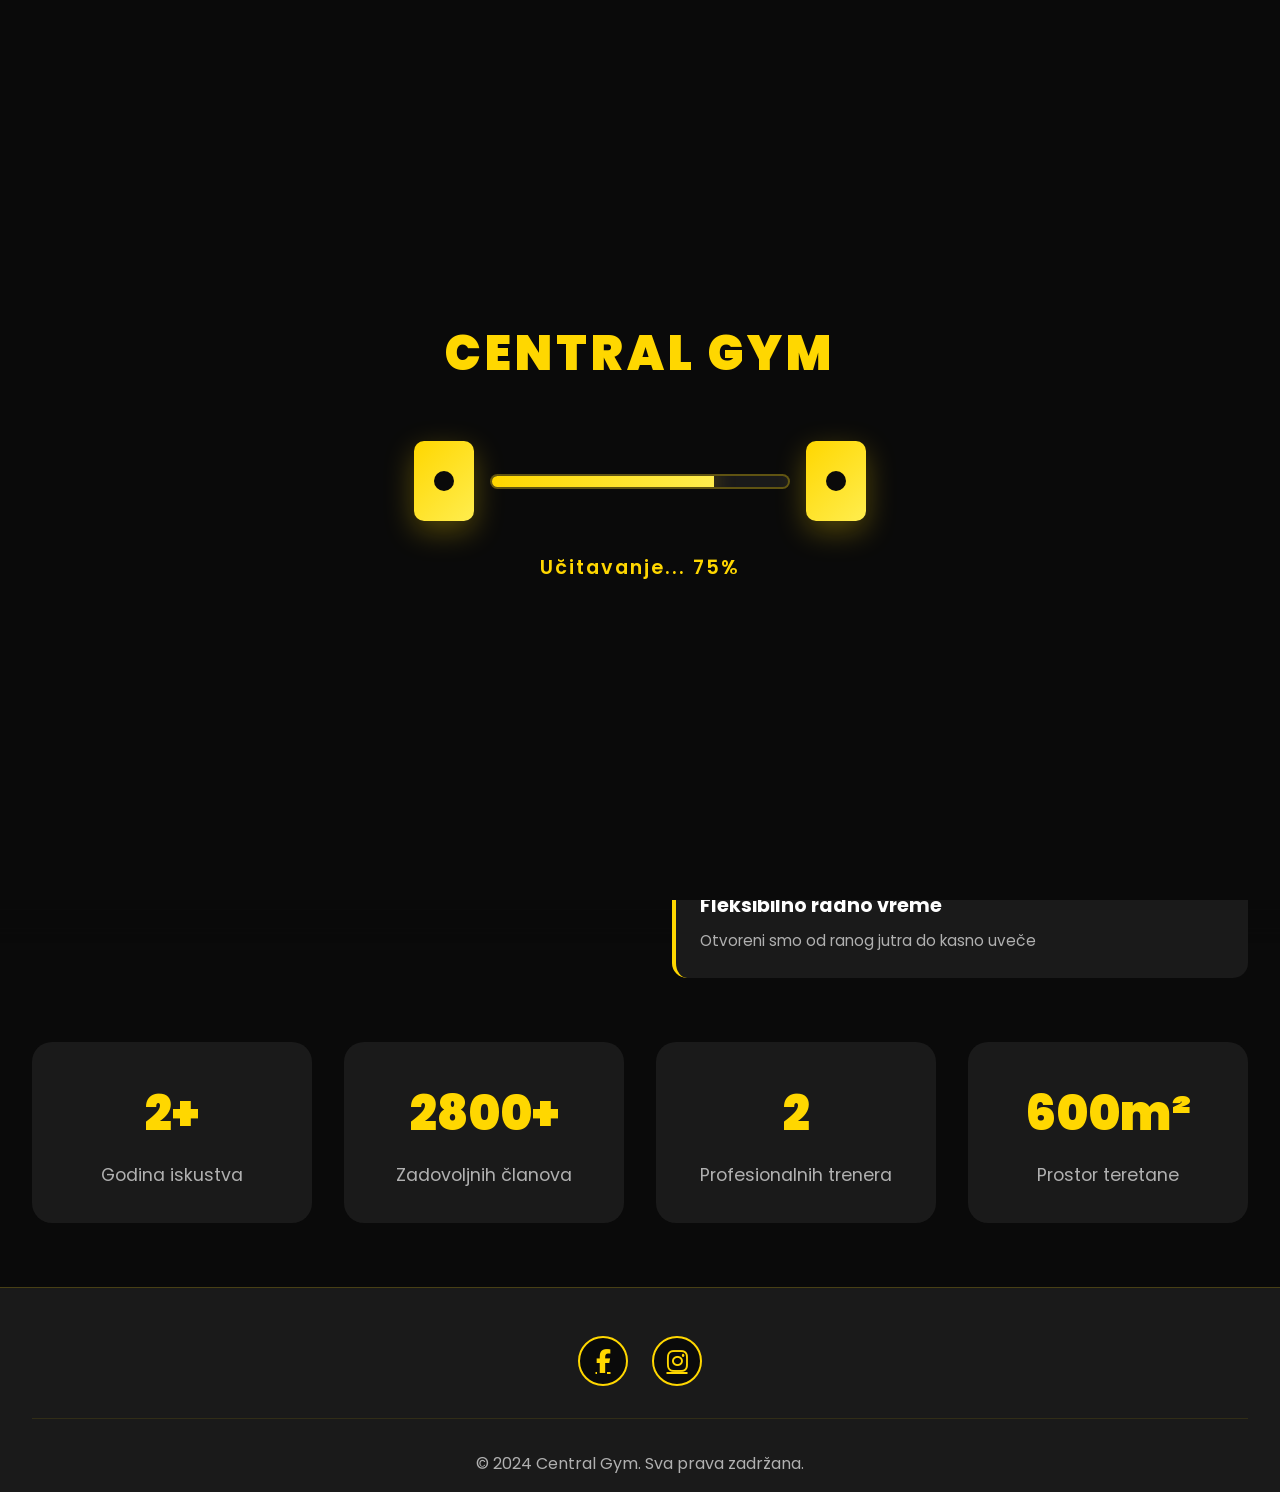
<file: onama.html>
<!DOCTYPE html>
<html lang="sr">
<head>
    <meta charset="UTF-8">
    <meta name="viewport" content="width=device-width, initial-scale=1.0">
    <title>O nama - Central Gym</title>

    <link rel="preconnect" href="https://fonts.googleapis.com">
    <link rel="preconnect" href="https://fonts.gstatic.com" crossorigin>
    <link href="https://fonts.googleapis.com/css2?family=Poppins:wght@300;400;600;700;900&display=swap" rel="stylesheet">
    <link rel="stylesheet" href="https://cdnjs.cloudflare.com/ajax/libs/font-awesome/6.4.0/css/all.min.css">

    <link rel="stylesheet" href="css/style.css">
    <link rel="stylesheet" href="css/navbar.css">
    <link rel="stylesheet" href="css/responsive.css">
</head>
<body>
    <div class="page-bg" style="background-image: url('https://plain-enam-prod-public.komododecks.com/202604/08/5PbGMZjgeJaJLFca9lx9/image.png')"></div>
    <!-- Loader -->
    <div class="loader-container" id="loader">
        <div class="loader-content">
            <div class="logo-loader">CENTRAL GYM</div>
            <div class="weight-bar">
                <div class="weight-plate left"></div>
                <div class="bar">
                    <div class="bar-fill" id="barFill"></div>
                </div>
                <div class="weight-plate right"></div>
            </div>
            <div class="loading-text" id="loadingText" data-sr="Učitavanje... 0%" data-en="Loading... 0%">Učitavanje... 0%</div>
        </div>
    </div>

    <!-- Navbar -->
    <nav class="navbar">
        <div class="nav-container">
            <a href="index.html" class="logo">CENTRAL GYM</a>
            <div class="nav-right">
                <button class="lang-switch" onclick="toggleLanguage()">EN</button>
                <div class="hamburger" onclick="toggleMenu()">
                    <span></span>
                    <span></span>
                    <span></span>
                </div>
            </div>
        </div>
    </nav>

    <!-- Fullscreen Menu -->
    <div class="menu-overlay" id="menuOverlay">
        <ul class="nav-menu">
            <li><a href="index.html" onclick="closeMenu()" data-sr="Početna" data-en="Home">Početna</a></li>
            <li><a href="onama.html" onclick="closeMenu()" data-sr="O nama" data-en="About">O nama</a></li>
            <li><a href="usluge.html" onclick="closeMenu()" data-sr="Usluge" data-en="Services">Usluge</a></li>
            <li><a href="zauzetost.html" onclick="closeMenu()" data-sr="Zauzetost" data-en="Occupancy">Zauzetost</a></li>
            <li><a href="cenovnik.html" onclick="closeMenu()" data-sr="Cenovnik" data-en="Pricing">Cenovnik</a></li>
            <li><a href="pravilnik.html" onclick="closeMenu()" data-sr="Pravilnik" data-en="Rules">Pravilnik</a></li>
            <li><a href="recenzije.html" onclick="closeMenu()" data-sr="Recenzije" data-en="Reviews">Recenzije</a></li>
            <li><a href="galerija.html" onclick="closeMenu()" data-sr="Galerija" data-en="Gallery">Galerija</a></li>
            <li><a href="kontakt.html" onclick="closeMenu()" data-sr="Kontakt" data-en="Contact">Kontakt</a></li>
        </ul>
    </div>

    <!-- Page Content -->
    <div class="page-container">
        <section class="page-section visible">
            <h1 class="page-title" data-sr="O nama" data-en="About Us">O nama</h1>

            <div class="about-content">
                <div class="about-text">
                    <h3 data-sr="Dobrodošli u Central Gym" data-en="Welcome to Central Gym">Dobrodošli u Central Gym</h3>
                    <p data-sr="Central Gym je moderno opremljena teretana u srcu grada, posvećena vašem zdravlju i fitnesu. Sa više od 10 godina iskustva, pružamo našim članovima vrhunsku opremu, profesionalne trenere i motivišuću atmosferu." data-en="Central Gym is a modern equipped gym in the heart of the city, dedicated to your health and fitness. With over 10 years of experience, we provide our members with top-quality equipment, professional trainers, and a motivating atmosphere.">
                        Central Gym je moderno opremljena teretana u srcu grada, posvećena vašem zdravlju i fitnesu.
                        Sa više od 10 godina iskustva, pružamo našim članovima vrhunsku opremu, profesionalne trenere
                        i motivišuću atmosferu.
                    </p>
                    <p data-sr="Naš tim je tu da vas podržava na svakom koraku ka vašim fitnes ciljevima, bez obzira da li ste početnik ili iskusan sportista." data-en="Our team is here to support you every step of the way towards your fitness goals, whether you are a beginner or an experienced athlete.">
                        Naš tim je tu da vas podržava na svakom koraku ka vašim fitnes ciljevima, bez obzira da li ste
                        početnik ili iskusan sportista.
                    </p>
                    <p data-sr="Verujemo da je fitness način života, ne samo obaveza. Zato smo stvorili prostor gde se osećate dobrodošlo, motivsano i podržano. Naša zajednica je naša snaga." data-en="We believe that fitness is a way of life, not just an obligation. That's why we've created a space where you feel welcome, motivated, and supported. Our community is our strength.">
                        Verujemo da je fitness način života, ne samo obaveza. Zato smo stvorili prostor gde se osećate
                        dobrodošlo, motivsano i podržano. Naša zajednica je naša snaga.
                    </p>
                </div>

                <div class="about-features">
                    <div class="feature-item">
                        <i class="fas fa-dumbbell"></i>
                        <h3 data-sr="Vrhunska oprema" data-en="Premium Equipment">Vrhunska oprema</h3>
                        <p data-sr="Najsavremeniji trenažeri i oprema vodećih svetskih brendova" data-en="State-of-the-art machines and equipment from leading global brands">Najsavremeniji trenažeri i oprema vodećih svetskih brendova</p>
                    </div>
                    <div class="feature-item">
                        <i class="fas fa-users"></i>
                        <h3 data-sr="Profesionalni treneri" data-en="Professional Trainers">Profesionalni treneri</h3>
                        <p data-sr="Sertifikovani treneri sa dugogodišnjim iskustvom" data-en="Certified trainers with years of experience">Sertifikovani treneri sa dugogodišnjim iskustvom</p>
                    </div>
                    <div class="feature-item">
                        <i class="fas fa-fire"></i>
                        <h3 data-sr="Motivišuća atmosfera" data-en="Motivating Atmosphere">Motivišuća atmosfera</h3>
                        <p data-sr="Zajednica koja vas podstiče da dajete sve od sebe" data-en="A community that encourages you to give your best">Zajednica koja vas podstiče da dajete sve od sebe</p>
                    </div>
                    <div class="feature-item">
                        <i class="fas fa-clock"></i>
                        <h3 data-sr="Fleksibilno radno vreme" data-en="Flexible Working Hours">Fleksibilno radno vreme</h3>
                        <p data-sr="Otvoreni smo od ranog jutra do kasno uveče" data-en="We are open from early morning until late evening">Otvoreni smo od ranog jutra do kasno uveče</p>
                    </div>
                </div>
            </div>

            <div class="stats-section">
                <div class="stat-card">
                    <div class="stat-number">2+</div>
                    <div class="stat-label" data-sr="Godina iskustva" data-en="Years of Experience">Godina iskustva</div>
                </div>
                <div class="stat-card">
                    <div class="stat-number">2800+</div>
                    <div class="stat-label" data-sr="Zadovoljnih članova" data-en="Satisfied Members">Zadovoljnih članova</div>
                </div>
                <div class="stat-card">
                    <div class="stat-number">2</div>
                    <div class="stat-label" data-sr="Profesionalnih trenera" data-en="Professional Trainers">Profesionalnih trenera</div>
                </div>
                <div class="stat-card">
                    <div class="stat-number">600m²</div>
                    <div class="stat-label" data-sr="Prostor teretane" data-en="Gym Space">Prostor teretane</div>
                </div>
            </div>
        </section>
    </div>

    <!-- Footer -->
    <footer>
        <div class="footer-content">
            <div class="social-links">
                <a href="https://www.facebook.com/p/Central-GYM-61558646281643/" target="_blank" rel="noopener"><i class="fab fa-facebook-f"></i></a>
                <a href="https://www.instagram.com/centralgym.sm/?hl=en" target="_blank" rel="noopener"><i class="fab fa-instagram"></i></a>
            </div>
            <p class="copyright" data-sr="© 2024 Central Gym. Sva prava zadržana." data-en="© 2024 Central Gym. All rights reserved.">© 2024 Central Gym. Sva prava zadržana.</p>
        </div>
    </footer>

    <script src="js/loader.js"></script>
    <script src="js/main.js"></script>
</body>
</html>
</file>
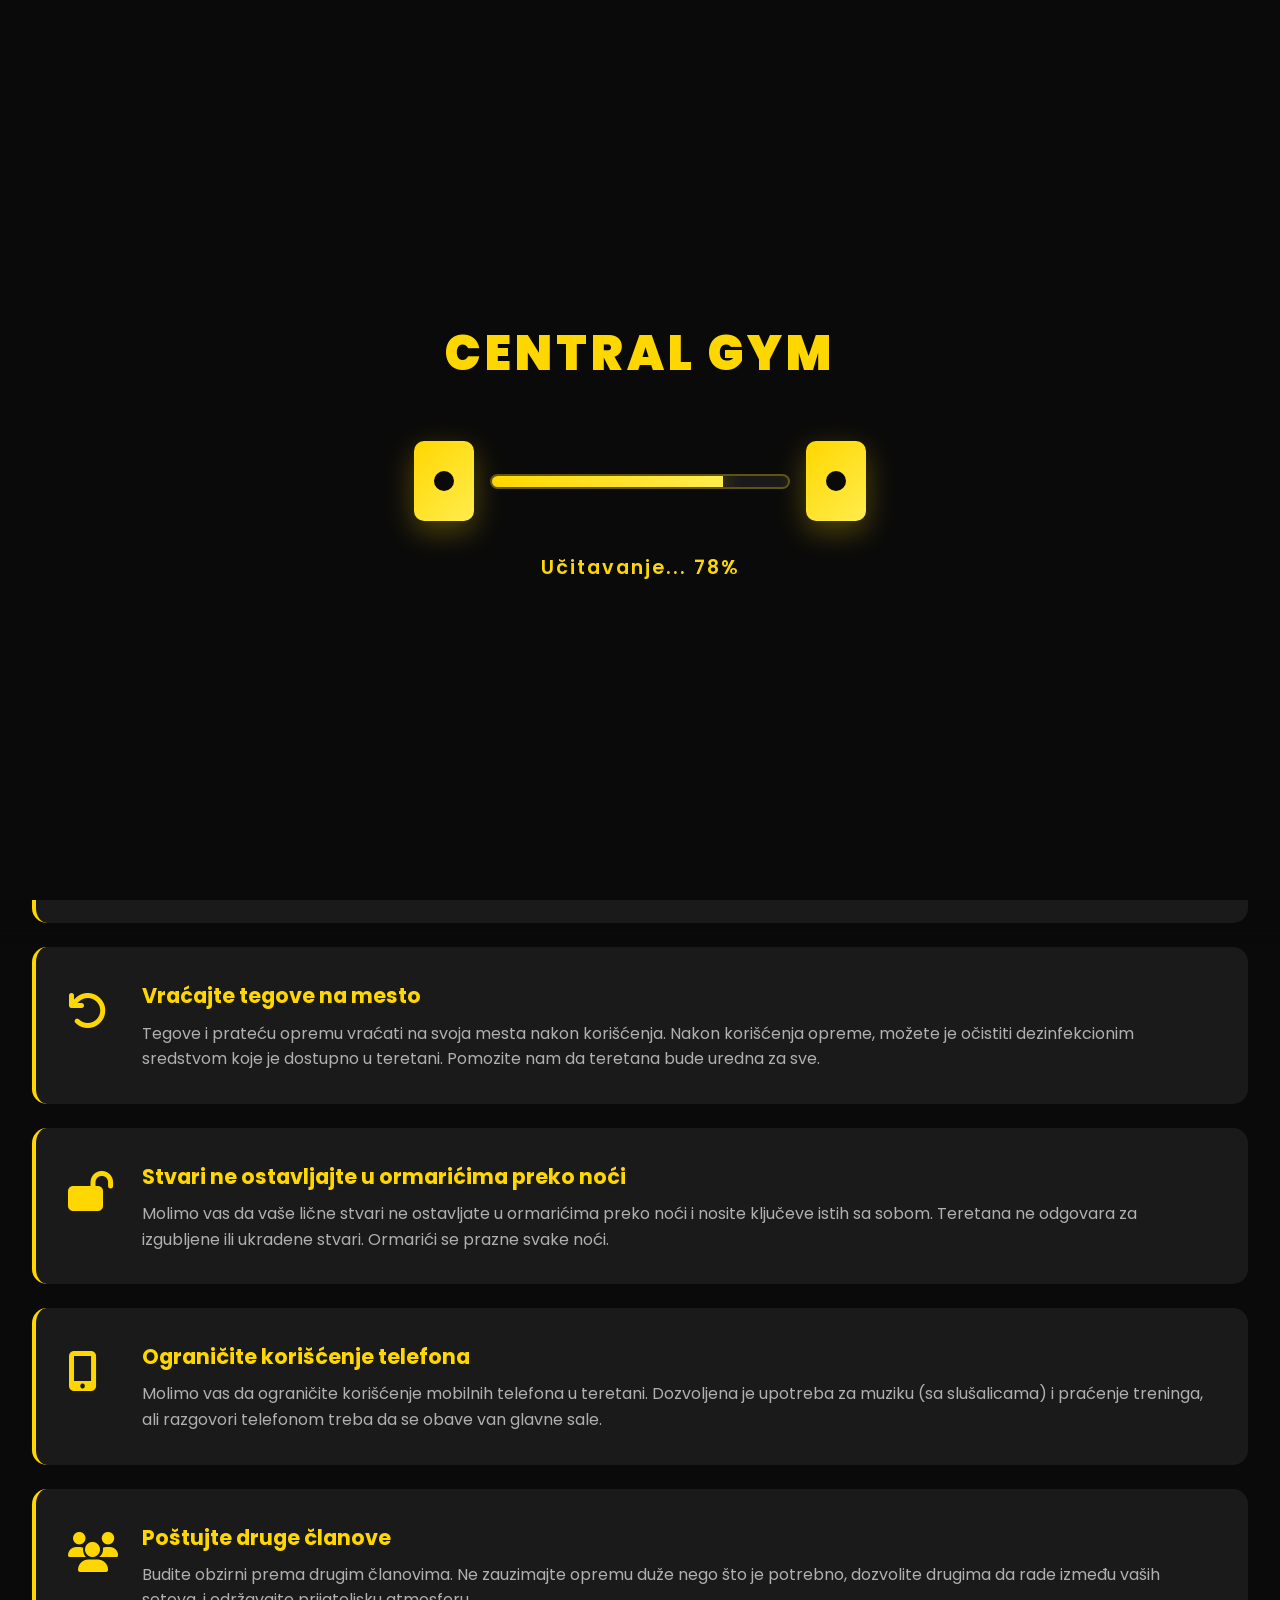
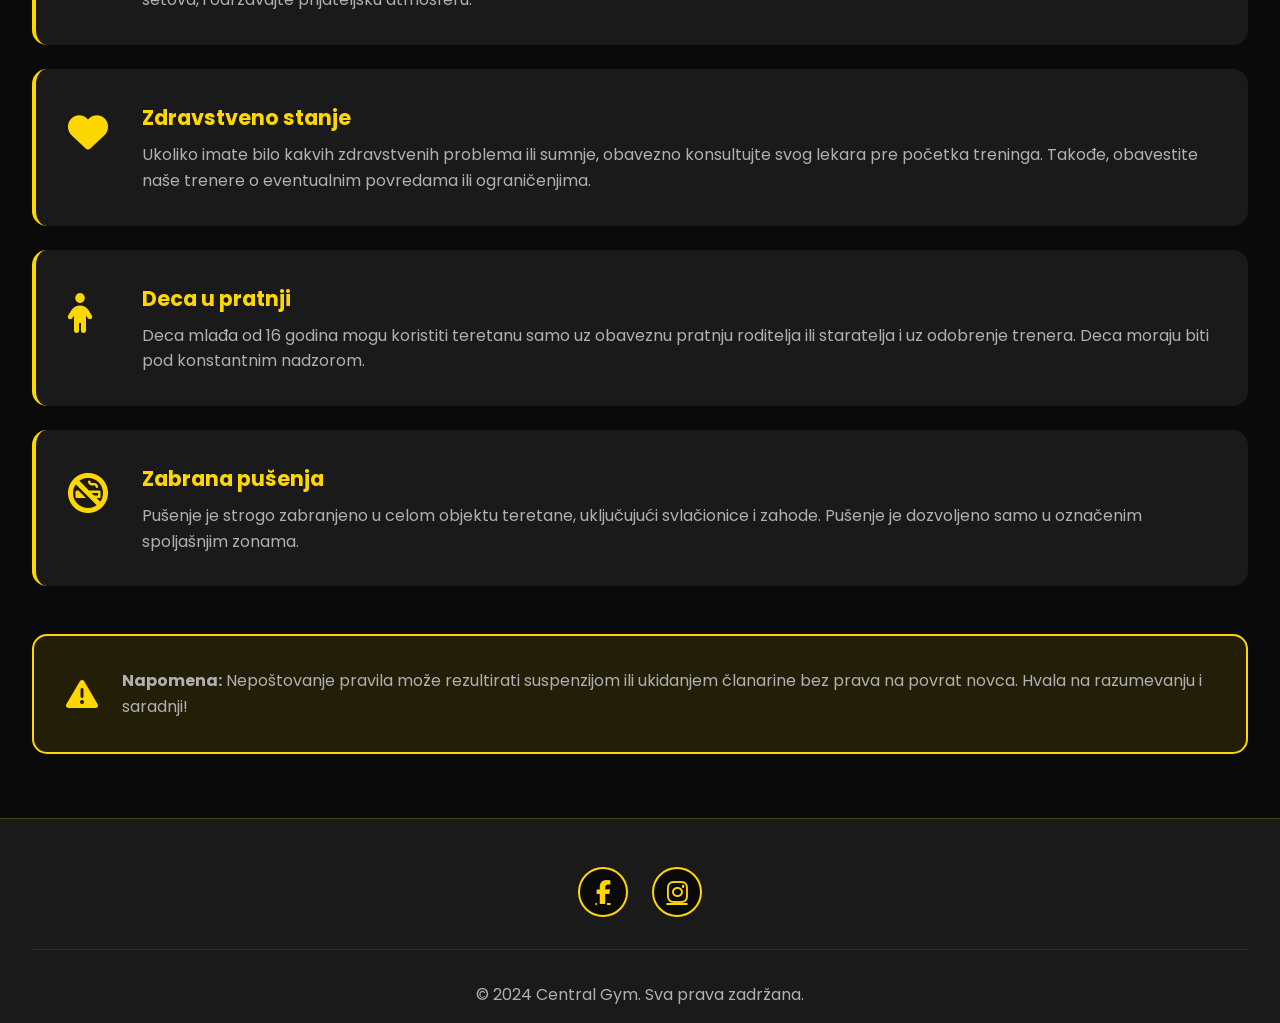
<file: pravilnik.html>
<!DOCTYPE html>
<html lang="sr">
<head>
    <meta charset="UTF-8">
    <meta name="viewport" content="width=device-width, initial-scale=1.0">
    <title>Pravilnik - Central Gym</title>

    <link rel="preconnect" href="https://fonts.googleapis.com">
    <link rel="preconnect" href="https://fonts.gstatic.com" crossorigin>
    <link href="https://fonts.googleapis.com/css2?family=Poppins:wght@300;400;600;700;900&display=swap" rel="stylesheet">
    <link rel="stylesheet" href="https://cdnjs.cloudflare.com/ajax/libs/font-awesome/6.4.0/css/all.min.css">

    <link rel="stylesheet" href="css/style.css">
    <link rel="stylesheet" href="css/navbar.css">
    <link rel="stylesheet" href="css/responsive.css">
</head>
<body>
    <div class="page-bg" style="background-image: url('https://plain-enam-prod-public.komododecks.com/202604/08/1OhzIl31ulWHHKEm7O55/image.png')"></div>
    <!-- Loader -->
    <div class="loader-container" id="loader">
        <div class="loader-content">
            <div class="logo-loader">CENTRAL GYM</div>
            <div class="weight-bar">
                <div class="weight-plate left"></div>
                <div class="bar">
                    <div class="bar-fill" id="barFill"></div>
                </div>
                <div class="weight-plate right"></div>
            </div>
            <div class="loading-text" id="loadingText" data-sr="Učitavanje... 0%" data-en="Loading... 0%">Učitavanje... 0%</div>
        </div>
    </div>

    <!-- Navbar -->
    <nav class="navbar">
        <div class="nav-container">
            <a href="index.html" class="logo">CENTRAL GYM</a>
            <div class="nav-right">
                <button class="lang-switch" onclick="toggleLanguage()">EN</button>
                <div class="hamburger" onclick="toggleMenu()">
                    <span></span>
                    <span></span>
                    <span></span>
                </div>
            </div>
        </div>
    </nav>

    <!-- Fullscreen Menu -->
    <div class="menu-overlay" id="menuOverlay">
        <ul class="nav-menu">
            <li><a href="index.html" onclick="closeMenu()" data-sr="Početna" data-en="Home">Početna</a></li>
            <li><a href="onama.html" onclick="closeMenu()" data-sr="O nama" data-en="About">O nama</a></li>
            <li><a href="usluge.html" onclick="closeMenu()" data-sr="Usluge" data-en="Services">Usluge</a></li>
            <li><a href="zauzetost.html" onclick="closeMenu()" data-sr="Zauzetost" data-en="Occupancy">Zauzetost</a></li>
            <li><a href="cenovnik.html" onclick="closeMenu()" data-sr="Cenovnik" data-en="Pricing">Cenovnik</a></li>
            <li><a href="pravilnik.html" onclick="closeMenu()" data-sr="Pravilnik" data-en="Rules">Pravilnik</a></li>
            <li><a href="recenzije.html" onclick="closeMenu()" data-sr="Recenzije" data-en="Reviews">Recenzije</a></li>
            <li><a href="galerija.html" onclick="closeMenu()" data-sr="Galerija" data-en="Gallery">Galerija</a></li>
            <li><a href="kontakt.html" onclick="closeMenu()" data-sr="Kontakt" data-en="Contact">Kontakt</a></li>
        </ul>
    </div>

    <!-- Page Content -->
    <div class="page-container">
        <section class="page-section visible">
            <h1 class="page-title" data-sr="Pravilnik teretane" data-en="Gym Rules">Pravilnik teretane</h1>

            <div class="rules-intro">
                <p data-sr="Poštovani članovi, molimo vas da se pridržavate sledećih pravila kako bismo svi zajedno uživali u prijatnom i bezbednom okruženju za trening." data-en="Dear members, please follow these rules so that we can all enjoy a pleasant and safe training environment.">Poštovani članovi, molimo vas da se pridržavate sledećih pravila kako bismo svi zajedno uživali u prijatnom i bezbednom okruženju za trening.</p>
            </div>

            <div class="rules-grid">
                <div class="rule-item">
                    <div class="rule-icon"><i class="fas fa-shoe-prints"></i></div>
                    <div class="rule-content">
                        <h3 data-sr="Obavezne čiste patike" data-en="Clean Sneakers Required">Obavezne čiste patike</h3>
                        <p data-sr="Pri korišćenju teretane, članovi obavezno moraju nositi čiste sportske patike. Treniranje u sobnoj obući ili bos je strogo zabranjeno iz higijenskih razloga i razloga bezbednosti." data-en="When using the gym, members must wear clean sports sneakers. Training in indoor shoes or barefoot is strictly prohibited for hygiene and safety reasons.">Pri korišćenju teretane, članovi obavezno moraju nositi čiste sportske patike. Treniranje u sobnoj obući ili bos je strogo zabranjeno iz higijenskih razloga i razloga bezbednosti.</p>
                    </div>
                </div>

                <div class="rule-item">
                    <div class="rule-icon"><i class="fas fa-mitten"></i></div>
                    <div class="rule-content">
                        <h3 data-sr="Obavezan peškir" data-en="Towel Required">Obavezan peškir</h3>
                        <p data-sr="Molimo članove da koriste peškire kako bi održali higijenu tokom vežbanja. Peškir je obavezan pri korišćenju ležećih klupa i trenažera. Nemojte zaboraviti svoj peškir kod kuće!" data-en="We ask members to use towels to maintain hygiene during exercise. A towel is mandatory when using benches and machines. Don't forget your towel at home!">Molimo članove da koriste peškire kako bi održali higijenu tokom vežbanja. Peškir je obavezan pri korišćenju ležećih klupa i trenažera. Nemojte zaboraviti svoj peškir kod kuće!</p>
                    </div>
                </div>

                <div class="rule-item">
                    <div class="rule-icon"><i class="fas fa-ban"></i></div>
                    <div class="rule-content">
                        <h3 data-sr="Ne bacajte tegove" data-en="Don't Drop Weights">Ne bacajte tegove</h3>
                        <p data-sr="Članovi teretane moraju se pridržavati pravila korišćenja opreme kako bi izbegli povrede i oštećenja opreme. Molimo vas da ne bacate tegove jer to može biti opasno za vas i druge članove, kao i štetno po opremu." data-en="Gym members must follow equipment usage rules to avoid injuries and equipment damage. Please do not drop weights as it can be dangerous for you and other members, and damaging to the equipment.">Članovi teretane moraju se pridržavati pravila korišćenja opreme kako bi izbegli povrede i oštećenja opreme. Molimo vas da ne bacate tegove jer to može biti opasno za vas i druge članove, kao i štetno po opremu.</p>
                    </div>
                </div>

                <div class="rule-item">
                    <div class="rule-icon"><i class="fas fa-undo"></i></div>
                    <div class="rule-content">
                        <h3 data-sr="Vraćajte tegove na mesto" data-en="Return Weights to Their Place">Vraćajte tegove na mesto</h3>
                        <p data-sr="Tegove i prateću opremu vraćati na svoja mesta nakon korišćenja. Nakon korišćenja opreme, možete je očistiti dezinfekcionim sredstvom koje je dostupno u teretani. Pomozite nam da teretana bude uredna za sve." data-en="Return weights and accessories to their places after use. After using equipment, you can clean it with disinfectant available in the gym. Help us keep the gym tidy for everyone.">Tegove i prateću opremu vraćati na svoja mesta nakon korišćenja. Nakon korišćenja opreme, možete je očistiti dezinfekcionim sredstvom koje je dostupno u teretani. Pomozite nam da teretana bude uredna za sve.</p>
                    </div>
                </div>

                <div class="rule-item">
                    <div class="rule-icon"><i class="fas fa-lock-open"></i></div>
                    <div class="rule-content">
                        <h3 data-sr="Stvari ne ostavljajte u ormarićima preko noći" data-en="Don't Leave Belongings in Lockers Overnight">Stvari ne ostavljajte u ormarićima preko noći</h3>
                        <p data-sr="Molimo vas da vaše lične stvari ne ostavljate u ormarićima preko noći i nosite ključeve istih sa sobom. Teretana ne odgovara za izgubljene ili ukradene stvari. Ormarići se prazne svake noći." data-en="Please do not leave your personal belongings in lockers overnight and keep the keys with you. The gym is not responsible for lost or stolen items. Lockers are emptied every night.">Molimo vas da vaše lične stvari ne ostavljate u ormarićima preko noći i nosite ključeve istih sa sobom. Teretana ne odgovara za izgubljene ili ukradene stvari. Ormarići se prazne svake noći.</p>
                    </div>
                </div>

                <div class="rule-item">
                    <div class="rule-icon"><i class="fas fa-mobile-alt"></i></div>
                    <div class="rule-content">
                        <h3 data-sr="Ograničite korišćenje telefona" data-en="Limit Phone Usage">Ograničite korišćenje telefona</h3>
                        <p data-sr="Molimo vas da ograničite korišćenje mobilnih telefona u teretani. Dozvoljena je upotreba za muziku (sa slušalicama) i praćenje treninga, ali razgovori telefonom treba da se obave van glavne sale." data-en="Please limit the use of mobile phones in the gym. Usage for music (with headphones) and workout tracking is allowed, but phone calls should be taken outside the main hall.">Molimo vas da ograničite korišćenje mobilnih telefona u teretani. Dozvoljena je upotreba za muziku (sa slušalicama) i praćenje treninga, ali razgovori telefonom treba da se obave van glavne sale.</p>
                    </div>
                </div>

                <div class="rule-item">
                    <div class="rule-icon"><i class="fas fa-users"></i></div>
                    <div class="rule-content">
                        <h3 data-sr="Poštujte druge članove" data-en="Respect Other Members">Poštujte druge članove</h3>
                        <p data-sr="Budite obzirni prema drugim članovima. Ne zauzimajte opremu duže nego što je potrebno, dozvolite drugima da rade između vaših setova, i održavajte prijateljsku atmosferu." data-en="Be considerate of other members. Don't occupy equipment longer than necessary, allow others to work in between your sets, and maintain a friendly atmosphere.">Budite obzirni prema drugim članovima. Ne zauzimajte opremu duže nego što je potrebno, dozvolite drugima da rade između vaših setova, i održavajte prijateljsku atmosferu.</p>
                    </div>
                </div>

                <div class="rule-item">
                    <div class="rule-icon"><i class="fas fa-heart"></i></div>
                    <div class="rule-content">
                        <h3 data-sr="Zdravstveno stanje" data-en="Health Condition">Zdravstveno stanje</h3>
                        <p data-sr="Ukoliko imate bilo kakvih zdravstvenih problema ili sumnje, obavezno konsultujte svog lekara pre početka treninga. Takođe, obavestite naše trenere o eventualnim povredama ili ograničenjima." data-en="If you have any health problems or concerns, be sure to consult your doctor before starting training. Also, inform our trainers about any injuries or limitations.">Ukoliko imate bilo kakvih zdravstvenih problema ili sumnje, obavezno konsultujte svog lekara pre početka treninga. Takođe, obavestite naše trenere o eventualnim povredama ili ograničenjima.</p>
                    </div>
                </div>

                <div class="rule-item">
                    <div class="rule-icon"><i class="fas fa-child"></i></div>
                    <div class="rule-content">
                        <h3 data-sr="Deca u pratnji" data-en="Children with Supervision">Deca u pratnji</h3>
                        <p data-sr="Deca mlađa od 16 godina mogu koristiti teretanu samo uz obaveznu pratnju roditelja ili staratelja i uz odobrenje trenera. Deca moraju biti pod konstantnim nadzorom." data-en="Children under 16 can use the gym only with mandatory supervision of a parent or guardian and with trainer approval. Children must be under constant supervision.">Deca mlađa od 16 godina mogu koristiti teretanu samo uz obaveznu pratnju roditelja ili staratelja i uz odobrenje trenera. Deca moraju biti pod konstantnim nadzorom.</p>
                    </div>
                </div>

                <div class="rule-item">
                    <div class="rule-icon"><i class="fas fa-smoking-ban"></i></div>
                    <div class="rule-content">
                        <h3 data-sr="Zabrana pušenja" data-en="No Smoking">Zabrana pušenja</h3>
                        <p data-sr="Pušenje je strogo zabranjeno u celom objektu teretane, uključujući svlačionice i zahode. Pušenje je dozvoljeno samo u označenim spoljašnjim zonama." data-en="Smoking is strictly prohibited in the entire gym facility, including locker rooms and restrooms. Smoking is only allowed in designated outdoor areas.">Pušenje je strogo zabranjeno u celom objektu teretane, uključujući svlačionice i zahode. Pušenje je dozvoljeno samo u označenim spoljašnjim zonama.</p>
                    </div>
                </div>
            </div>

            <div class="rules-footer">
                <div class="rules-note">
                    <i class="fas fa-exclamation-triangle"></i>
                    <p><strong>Napomena:</strong> <span data-sr="Nepoštovanje pravila može rezultirati suspenzijom ili ukidanjem članarine bez prava na povrat novca. Hvala na razumevanju i saradnji!" data-en="Violation of rules may result in suspension or cancellation of membership without the right to a refund. Thank you for your understanding and cooperation!">Nepoštovanje pravila može rezultirati suspenzijom ili ukidanjem članarine bez prava na povrat novca. Hvala na razumevanju i saradnji!</span></p>
                </div>
            </div>
        </section>
    </div>

    <!-- Footer -->
    <footer>
        <div class="footer-content">
            <div class="social-links">
                <a href="https://www.facebook.com/p/Central-GYM-61558646281643/" target="_blank" rel="noopener"><i class="fab fa-facebook-f"></i></a>
                <a href="https://www.instagram.com/centralgym.sm/?hl=en" target="_blank" rel="noopener"><i class="fab fa-instagram"></i></a>
            </div>
            <p class="copyright" data-sr="© 2024 Central Gym. Sva prava zadržana." data-en="© 2024 Central Gym. All rights reserved.">© 2024 Central Gym. Sva prava zadržana.</p>
        </div>
    </footer>

    <script src="js/loader.js"></script>
    <script src="js/main.js"></script>
</body>
</html>
</file>
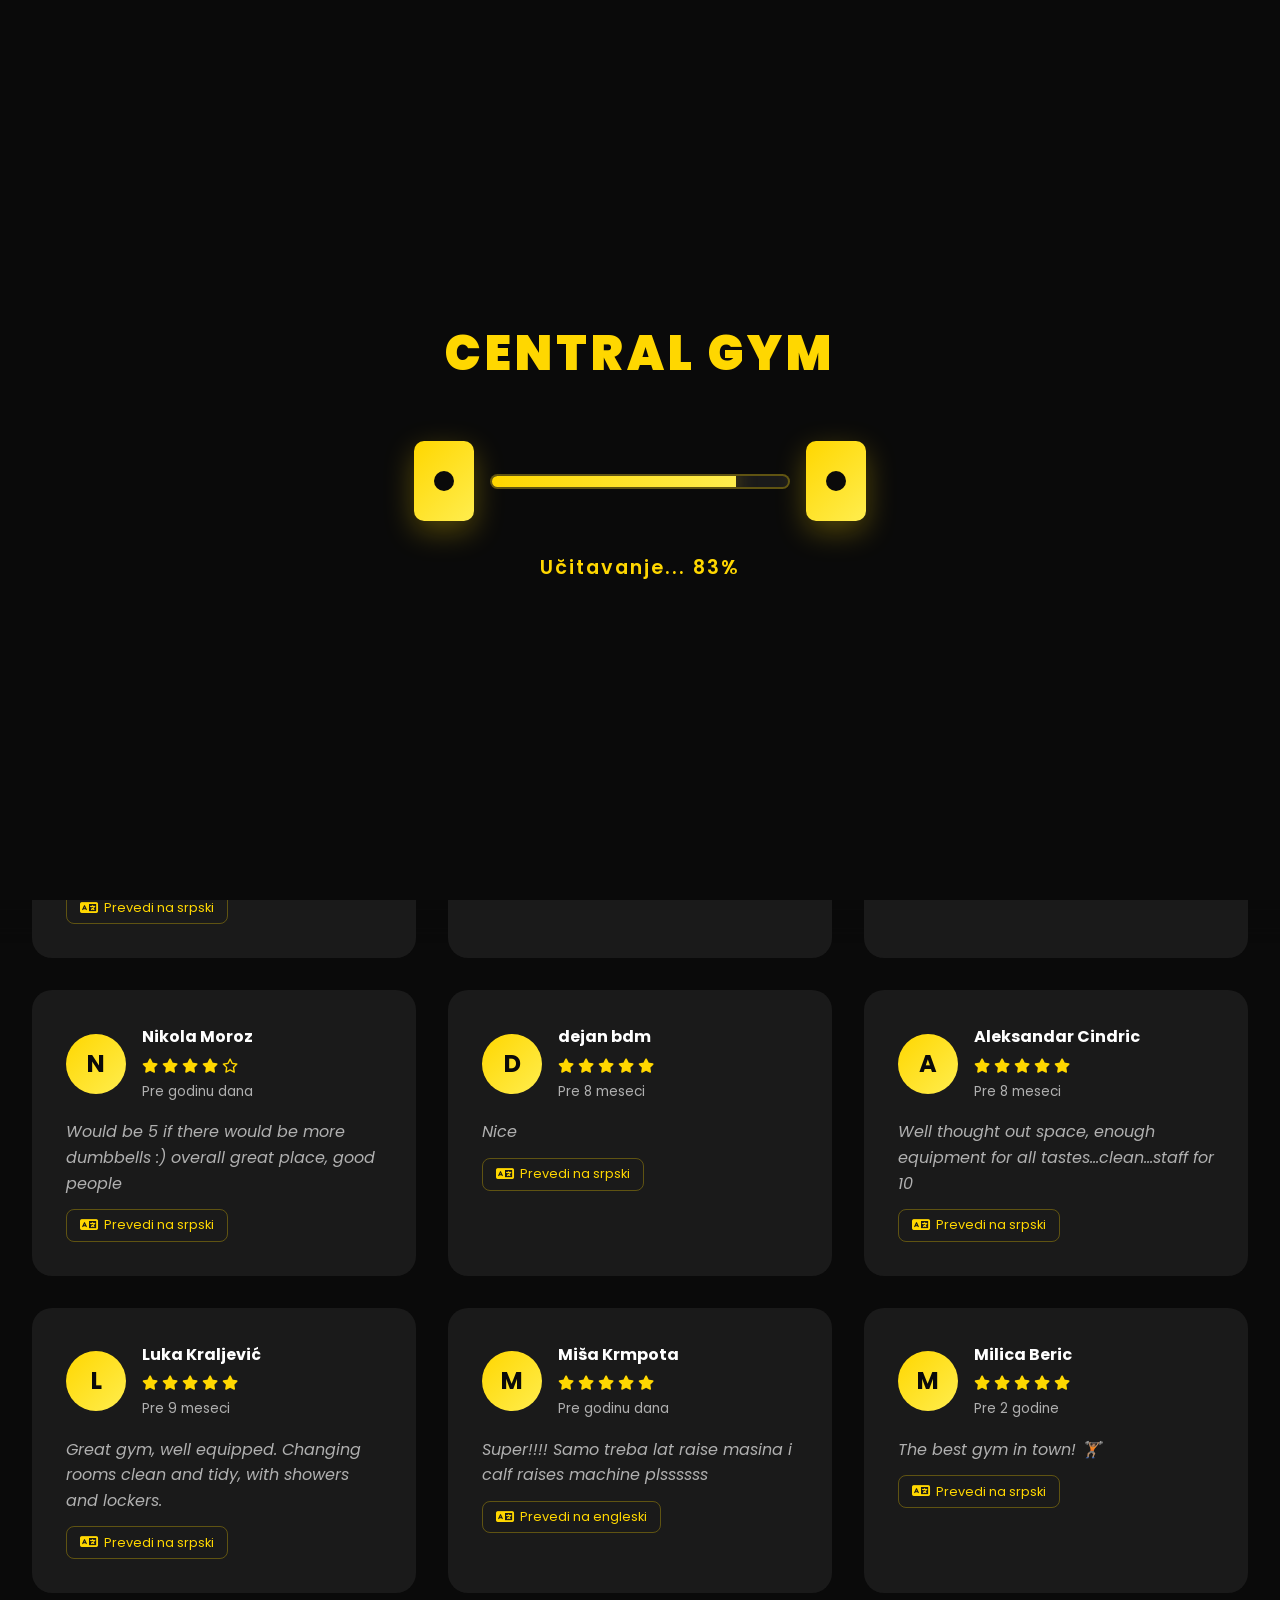
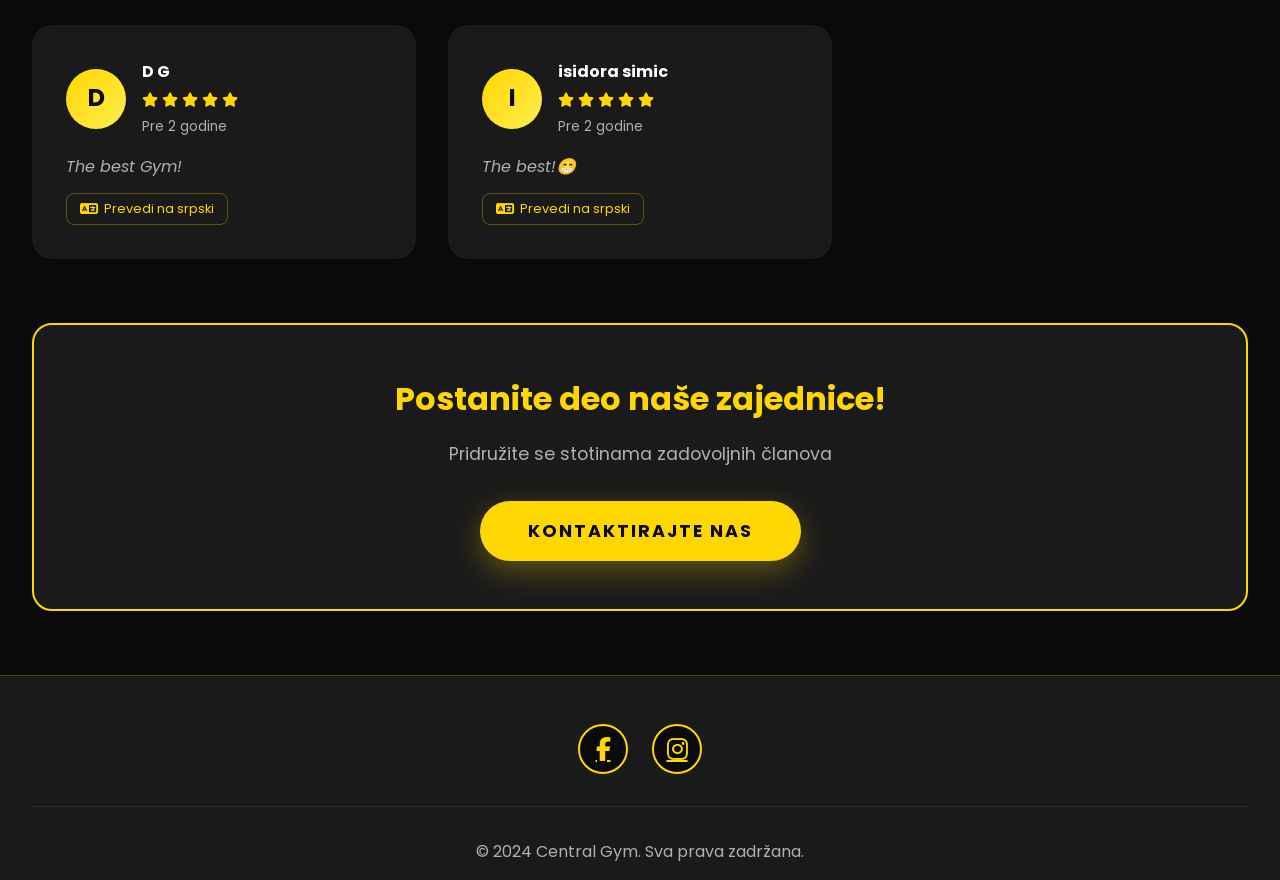
<file: recenzije.html>
<!DOCTYPE html>
<html lang="sr">
<head>
    <meta charset="UTF-8">
    <meta name="viewport" content="width=device-width, initial-scale=1.0">
    <title>Recenzije - Central Gym</title>

    <link rel="preconnect" href="https://fonts.googleapis.com">
    <link rel="preconnect" href="https://fonts.gstatic.com" crossorigin>
    <link href="https://fonts.googleapis.com/css2?family=Poppins:wght@300;400;600;700;900&display=swap" rel="stylesheet">
    <link rel="stylesheet" href="https://cdnjs.cloudflare.com/ajax/libs/font-awesome/6.4.0/css/all.min.css">

    <link rel="stylesheet" href="css/style.css">
    <link rel="stylesheet" href="css/navbar.css">
    <link rel="stylesheet" href="css/responsive.css">
</head>
<body>
    <div class="page-bg" style="background-image: url('https://plain-enam-prod-public.komododecks.com/202604/08/xlsy8z7ZGePz5aYcEQ08/image.png')"></div>
    <!-- Loader -->
    <div class="loader-container" id="loader">
        <div class="loader-content">
            <div class="logo-loader">CENTRAL GYM</div>
            <div class="weight-bar">
                <div class="weight-plate left"></div>
                <div class="bar">
                    <div class="bar-fill" id="barFill"></div>
                </div>
                <div class="weight-plate right"></div>
            </div>
            <div class="loading-text" id="loadingText" data-sr="Učitavanje... 0%" data-en="Loading... 0%">Učitavanje... 0%</div>
        </div>
    </div>

    <!-- Navbar -->
    <nav class="navbar">
        <div class="nav-container">
            <a href="index.html" class="logo">CENTRAL GYM</a>
            <div class="nav-right">
                <button class="lang-switch" onclick="toggleLanguage()">EN</button>
                <div class="hamburger" onclick="toggleMenu()">
                    <span></span>
                    <span></span>
                    <span></span>
                </div>
            </div>
        </div>
    </nav>

    <!-- Fullscreen Menu -->
    <div class="menu-overlay" id="menuOverlay">
        <ul class="nav-menu">
            <li><a href="index.html" onclick="closeMenu()" data-sr="Početna" data-en="Home">Početna</a></li>
            <li><a href="onama.html" onclick="closeMenu()" data-sr="O nama" data-en="About">O nama</a></li>
            <li><a href="usluge.html" onclick="closeMenu()" data-sr="Usluge" data-en="Services">Usluge</a></li>
            <li><a href="zauzetost.html" onclick="closeMenu()" data-sr="Zauzetost" data-en="Occupancy">Zauzetost</a></li>
            <li><a href="cenovnik.html" onclick="closeMenu()" data-sr="Cenovnik" data-en="Pricing">Cenovnik</a></li>
            <li><a href="pravilnik.html" onclick="closeMenu()" data-sr="Pravilnik" data-en="Rules">Pravilnik</a></li>
            <li><a href="recenzije.html" onclick="closeMenu()" data-sr="Recenzije" data-en="Reviews">Recenzije</a></li>
            <li><a href="galerija.html" onclick="closeMenu()" data-sr="Galerija" data-en="Gallery">Galerija</a></li>
            <li><a href="kontakt.html" onclick="closeMenu()" data-sr="Kontakt" data-en="Contact">Kontakt</a></li>
        </ul>
    </div>

    <!-- Page Content -->
    <div class="page-container">
        <section class="page-section visible">
            <h1 class="page-title" data-sr="Šta kažu naši članovi" data-en="What Our Members Say">Šta kažu naši članovi</h1>

            <div class="review-stats">
                <div class="stat-box">
                    <div class="stat-number">4.9</div>
                    <div class="stars-large">
                        <i class="fas fa-star"></i>
                        <i class="fas fa-star"></i>
                        <i class="fas fa-star"></i>
                        <i class="fas fa-star"></i>
                        <i class="fas fa-star"></i>
                    </div>
                    <p data-sr="Prosečna ocena" data-en="Average Rating">Prosečna ocena</p>
                </div>
                <div class="stat-box">
                    <div class="stat-number">30+</div>
                    <p data-sr="Recenzija" data-en="Reviews">Recenzija</p>
                </div>
                <div class="stat-box">
                    <div class="stat-number">97%</div>
                    <p data-sr="Preporuka" data-en="Recommendation">Preporuka</p>
                </div>
            </div>

            <div class="reviews-grid">
                <div class="review-card">
                    <div class="review-header">
                        <div class="reviewer-avatar">A</div>
                        <div class="reviewer-info">
                            <h4>Andrew</h4>
                            <div class="stars">
                                <i class="fas fa-star"></i>
                                <i class="fas fa-star"></i>
                                <i class="fas fa-star"></i>
                                <i class="fas fa-star"></i>
                                <i class="fas fa-star"></i>
                            </div>
                            <span class="review-date" data-sr="Pre 7 meseci" data-en="7 months ago">Pre 7 meseci</span>
                        </div>
                    </div>
                    <p class="review-text" data-original="en" data-en="This gym is sick as, it's like 300rsd for one day which is like 4 Aussie dollarydoo and mate Damjan is the nicest bloke always happy to chat and very professional, thanks guys 👍" data-sr="Ova teretana je odlična, oko 300 dinara za jedan dan što je oko 4 australijska dolara i drugar Damjan je najljubazniji momak, uvek spreman za razgovor i veoma profesionalan, hvala momci 👍">This gym is sick as, it's like 300rsd for one day which is like 4 Aussie dollarydoo and mate Damjan is the nicest bloke always happy to chat and very professional, thanks guys 👍</p>
                    <button class="translate-btn" onclick="toggleReviewTranslation(this)" data-showing="original"><i class="fas fa-language"></i> <span data-sr="Prevedi na srpski" data-en="Translate to Serbian">Prevedi na srpski</span></button>
                </div>

                <div class="review-card">
                    <div class="review-header">
                        <div class="reviewer-avatar">D</div>
                        <div class="reviewer-info">
                            <h4>Dejan Sladojevic</h4>
                            <div class="stars">
                                <i class="fas fa-star"></i>
                                <i class="fas fa-star"></i>
                                <i class="fas fa-star"></i>
                                <i class="fas fa-star"></i>
                                <i class="fas fa-star"></i>
                            </div>
                            <span class="review-date" data-sr="Pre godinu dana" data-en="A year ago">Pre godinu dana</span>
                        </div>
                    </div>
                    <p class="review-text" data-original="en" data-en="Nice and big gym. Everything is new and clean and also they have showers. It's not separated by men and women It's all one big space." data-sr="Lepa i velika teretana. Sve je novo i čisto, a imaju i tuševe. Nije odvojeno za muškarce i žene, sve je jedan veliki prostor.">Nice and big gym. Everything is new and clean and also they have showers. It's not separated by men and women It's all one big space.</p>
                    <button class="translate-btn" onclick="toggleReviewTranslation(this)" data-showing="original"><i class="fas fa-language"></i> <span data-sr="Prevedi na srpski" data-en="Translate to Serbian">Prevedi na srpski</span></button>
                </div>

                <div class="review-card">
                    <div class="review-header">
                        <div class="reviewer-avatar">J</div>
                        <div class="reviewer-info">
                            <h4>J</h4>
                            <div class="stars">
                                <i class="fas fa-star"></i>
                                <i class="fas fa-star"></i>
                                <i class="fas fa-star"></i>
                                <i class="fas fa-star"></i>
                                <i class="fas fa-star"></i>
                            </div>
                            <span class="review-date" data-sr="Pre godinu dana" data-en="A year ago">Pre godinu dana</span>
                        </div>
                    </div>
                    <p class="review-text" data-original="en" data-en="Excellent, brand new gym. All you need from stretch bands to cable tower. Day pass available, too and a great value for money." data-sr="Odlična, potpuno nova teretana. Sve što vam treba od elastičnih traka do cable tornja. Dnevna karta takođe dostupna i odličan odnos cene i kvaliteta.">Excellent, brand new gym. All you need from stretch bands to cable tower. Day pass available, too and a great value for money.</p>
                    <button class="translate-btn" onclick="toggleReviewTranslation(this)" data-showing="original"><i class="fas fa-language"></i> <span data-sr="Prevedi na srpski" data-en="Translate to Serbian">Prevedi na srpski</span></button>
                </div>

                <div class="review-card">
                    <div class="review-header">
                        <div class="reviewer-avatar">N</div>
                        <div class="reviewer-info">
                            <h4>Nikola Moroz</h4>
                            <div class="stars">
                                <i class="fas fa-star"></i>
                                <i class="fas fa-star"></i>
                                <i class="fas fa-star"></i>
                                <i class="fas fa-star"></i>
                                <i class="far fa-star"></i>
                            </div>
                            <span class="review-date" data-sr="Pre godinu dana" data-en="A year ago">Pre godinu dana</span>
                        </div>
                    </div>
                    <p class="review-text" data-original="en" data-en="Would be 5 if there would be more dumbbells :) overall great place, good people" data-sr="Bilo bi 5 da ima više bučica :) sve u svemu odlično mesto, dobri ljudi">Would be 5 if there would be more dumbbells :) overall great place, good people</p>
                    <button class="translate-btn" onclick="toggleReviewTranslation(this)" data-showing="original"><i class="fas fa-language"></i> <span data-sr="Prevedi na srpski" data-en="Translate to Serbian">Prevedi na srpski</span></button>
                </div>

                <div class="review-card">
                    <div class="review-header">
                        <div class="reviewer-avatar">D</div>
                        <div class="reviewer-info">
                            <h4>dejan bdm</h4>
                            <div class="stars">
                                <i class="fas fa-star"></i>
                                <i class="fas fa-star"></i>
                                <i class="fas fa-star"></i>
                                <i class="fas fa-star"></i>
                                <i class="fas fa-star"></i>
                            </div>
                            <span class="review-date" data-sr="Pre 8 meseci" data-en="8 months ago">Pre 8 meseci</span>
                        </div>
                    </div>
                    <p class="review-text" data-original="en" data-en="Nice" data-sr="Lepo">Nice</p>
                    <button class="translate-btn" onclick="toggleReviewTranslation(this)" data-showing="original"><i class="fas fa-language"></i> <span data-sr="Prevedi na srpski" data-en="Translate to Serbian">Prevedi na srpski</span></button>
                </div>

                <div class="review-card">
                    <div class="review-header">
                        <div class="reviewer-avatar">A</div>
                        <div class="reviewer-info">
                            <h4>Aleksandar Cindric</h4>
                            <div class="stars">
                                <i class="fas fa-star"></i>
                                <i class="fas fa-star"></i>
                                <i class="fas fa-star"></i>
                                <i class="fas fa-star"></i>
                                <i class="fas fa-star"></i>
                            </div>
                            <span class="review-date" data-sr="Pre 8 meseci" data-en="8 months ago">Pre 8 meseci</span>
                        </div>
                    </div>
                    <p class="review-text" data-original="en" data-en="Well thought out space, enough equipment for all tastes...clean...staff for 10" data-sr="Dobro osmišljen prostor, dovoljno opreme za sve ukuse...čisto...osoblje za 10">Well thought out space, enough equipment for all tastes...clean...staff for 10</p>
                    <button class="translate-btn" onclick="toggleReviewTranslation(this)" data-showing="original"><i class="fas fa-language"></i> <span data-sr="Prevedi na srpski" data-en="Translate to Serbian">Prevedi na srpski</span></button>
                </div>

                <div class="review-card">
                    <div class="review-header">
                        <div class="reviewer-avatar">L</div>
                        <div class="reviewer-info">
                            <h4>Luka Kraljević</h4>
                            <div class="stars">
                                <i class="fas fa-star"></i>
                                <i class="fas fa-star"></i>
                                <i class="fas fa-star"></i>
                                <i class="fas fa-star"></i>
                                <i class="fas fa-star"></i>
                            </div>
                            <span class="review-date" data-sr="Pre 9 meseci" data-en="9 months ago">Pre 9 meseci</span>
                        </div>
                    </div>
                    <p class="review-text" data-original="en" data-en="Great gym, well equipped. Changing rooms clean and tidy, with showers and lockers." data-sr="Odlična teretana, dobro opremljena. Svlačionice čiste i uredne, sa tuševima i ormarićima.">Great gym, well equipped. Changing rooms clean and tidy, with showers and lockers.</p>
                    <button class="translate-btn" onclick="toggleReviewTranslation(this)" data-showing="original"><i class="fas fa-language"></i> <span data-sr="Prevedi na srpski" data-en="Translate to Serbian">Prevedi na srpski</span></button>
                </div>

                <div class="review-card">
                    <div class="review-header">
                        <div class="reviewer-avatar">M</div>
                        <div class="reviewer-info">
                            <h4>Miša Krmpota</h4>
                            <div class="stars">
                                <i class="fas fa-star"></i>
                                <i class="fas fa-star"></i>
                                <i class="fas fa-star"></i>
                                <i class="fas fa-star"></i>
                                <i class="fas fa-star"></i>
                            </div>
                            <span class="review-date" data-sr="Pre godinu dana" data-en="A year ago">Pre godinu dana</span>
                        </div>
                    </div>
                    <p class="review-text" data-original="sr" data-sr="Super!!!! Samo treba lat raise masina i calf raises machine plssssss" data-en="Super!!!! Just need a lat raise machine and calf raises machine plssssss">Super!!!! Samo treba lat raise masina i calf raises machine plssssss</p>
                    <button class="translate-btn" onclick="toggleReviewTranslation(this)" data-showing="original"><i class="fas fa-language"></i> <span data-sr="Prevedi na engleski" data-en="Translate to English">Prevedi na engleski</span></button>
                </div>

                <div class="review-card">
                    <div class="review-header">
                        <div class="reviewer-avatar">M</div>
                        <div class="reviewer-info">
                            <h4>Milica Beric</h4>
                            <div class="stars">
                                <i class="fas fa-star"></i>
                                <i class="fas fa-star"></i>
                                <i class="fas fa-star"></i>
                                <i class="fas fa-star"></i>
                                <i class="fas fa-star"></i>
                            </div>
                            <span class="review-date" data-sr="Pre 2 godine" data-en="2 years ago">Pre 2 godine</span>
                        </div>
                    </div>
                    <p class="review-text" data-original="en" data-en="The best gym in town! 🏋🏽" data-sr="Najbolja teretana u gradu! 🏋🏽">The best gym in town! 🏋🏽</p>
                    <button class="translate-btn" onclick="toggleReviewTranslation(this)" data-showing="original"><i class="fas fa-language"></i> <span data-sr="Prevedi na srpski" data-en="Translate to Serbian">Prevedi na srpski</span></button>
                </div>

                <div class="review-card">
                    <div class="review-header">
                        <div class="reviewer-avatar">D</div>
                        <div class="reviewer-info">
                            <h4>D G</h4>
                            <div class="stars">
                                <i class="fas fa-star"></i>
                                <i class="fas fa-star"></i>
                                <i class="fas fa-star"></i>
                                <i class="fas fa-star"></i>
                                <i class="fas fa-star"></i>
                            </div>
                            <span class="review-date" data-sr="Pre 2 godine" data-en="2 years ago">Pre 2 godine</span>
                        </div>
                    </div>
                    <p class="review-text" data-original="en" data-en="The best Gym!" data-sr="Najbolja teretana!">The best Gym!</p>
                    <button class="translate-btn" onclick="toggleReviewTranslation(this)" data-showing="original"><i class="fas fa-language"></i> <span data-sr="Prevedi na srpski" data-en="Translate to Serbian">Prevedi na srpski</span></button>
                </div>

                <div class="review-card">
                    <div class="review-header">
                        <div class="reviewer-avatar">I</div>
                        <div class="reviewer-info">
                            <h4>isidora simic</h4>
                            <div class="stars">
                                <i class="fas fa-star"></i>
                                <i class="fas fa-star"></i>
                                <i class="fas fa-star"></i>
                                <i class="fas fa-star"></i>
                                <i class="fas fa-star"></i>
                            </div>
                            <span class="review-date" data-sr="Pre 2 godine" data-en="2 years ago">Pre 2 godine</span>
                        </div>
                    </div>
                    <p class="review-text" data-original="en" data-en="The best!😁" data-sr="Najbolja!😁">The best!😁</p>
                    <button class="translate-btn" onclick="toggleReviewTranslation(this)" data-showing="original"><i class="fas fa-language"></i> <span data-sr="Prevedi na srpski" data-en="Translate to Serbian">Prevedi na srpski</span></button>
                </div>
            </div>

            <div class="review-cta">
                <h3 data-sr="Postanite deo naše zajednice!" data-en="Become Part of Our Community!">Postanite deo naše zajednice!</h3>
                <p data-sr="Pridružite se stotinama zadovoljnih članova" data-en="Join hundreds of satisfied members">Pridružite se stotinama zadovoljnih članova</p>
                <a href="kontakt.html" class="cta-button" data-sr="Kontaktirajte nas" data-en="Contact Us">Kontaktirajte nas</a>
            </div>
        </section>
    </div>

    <!-- Footer -->
    <footer>
        <div class="footer-content">
            <div class="social-links">
                <a href="https://www.facebook.com/p/Central-GYM-61558646281643/" target="_blank" rel="noopener"><i class="fab fa-facebook-f"></i></a>
                <a href="https://www.instagram.com/centralgym.sm/?hl=en" target="_blank" rel="noopener"><i class="fab fa-instagram"></i></a>
            </div>
            <p class="copyright" data-sr="© 2024 Central Gym. Sva prava zadržana." data-en="© 2024 Central Gym. All rights reserved.">© 2024 Central Gym. Sva prava zadržana.</p>
        </div>
    </footer>

    <script src="js/loader.js"></script>
    <script src="js/main.js"></script>
</body>
</html>
</file>
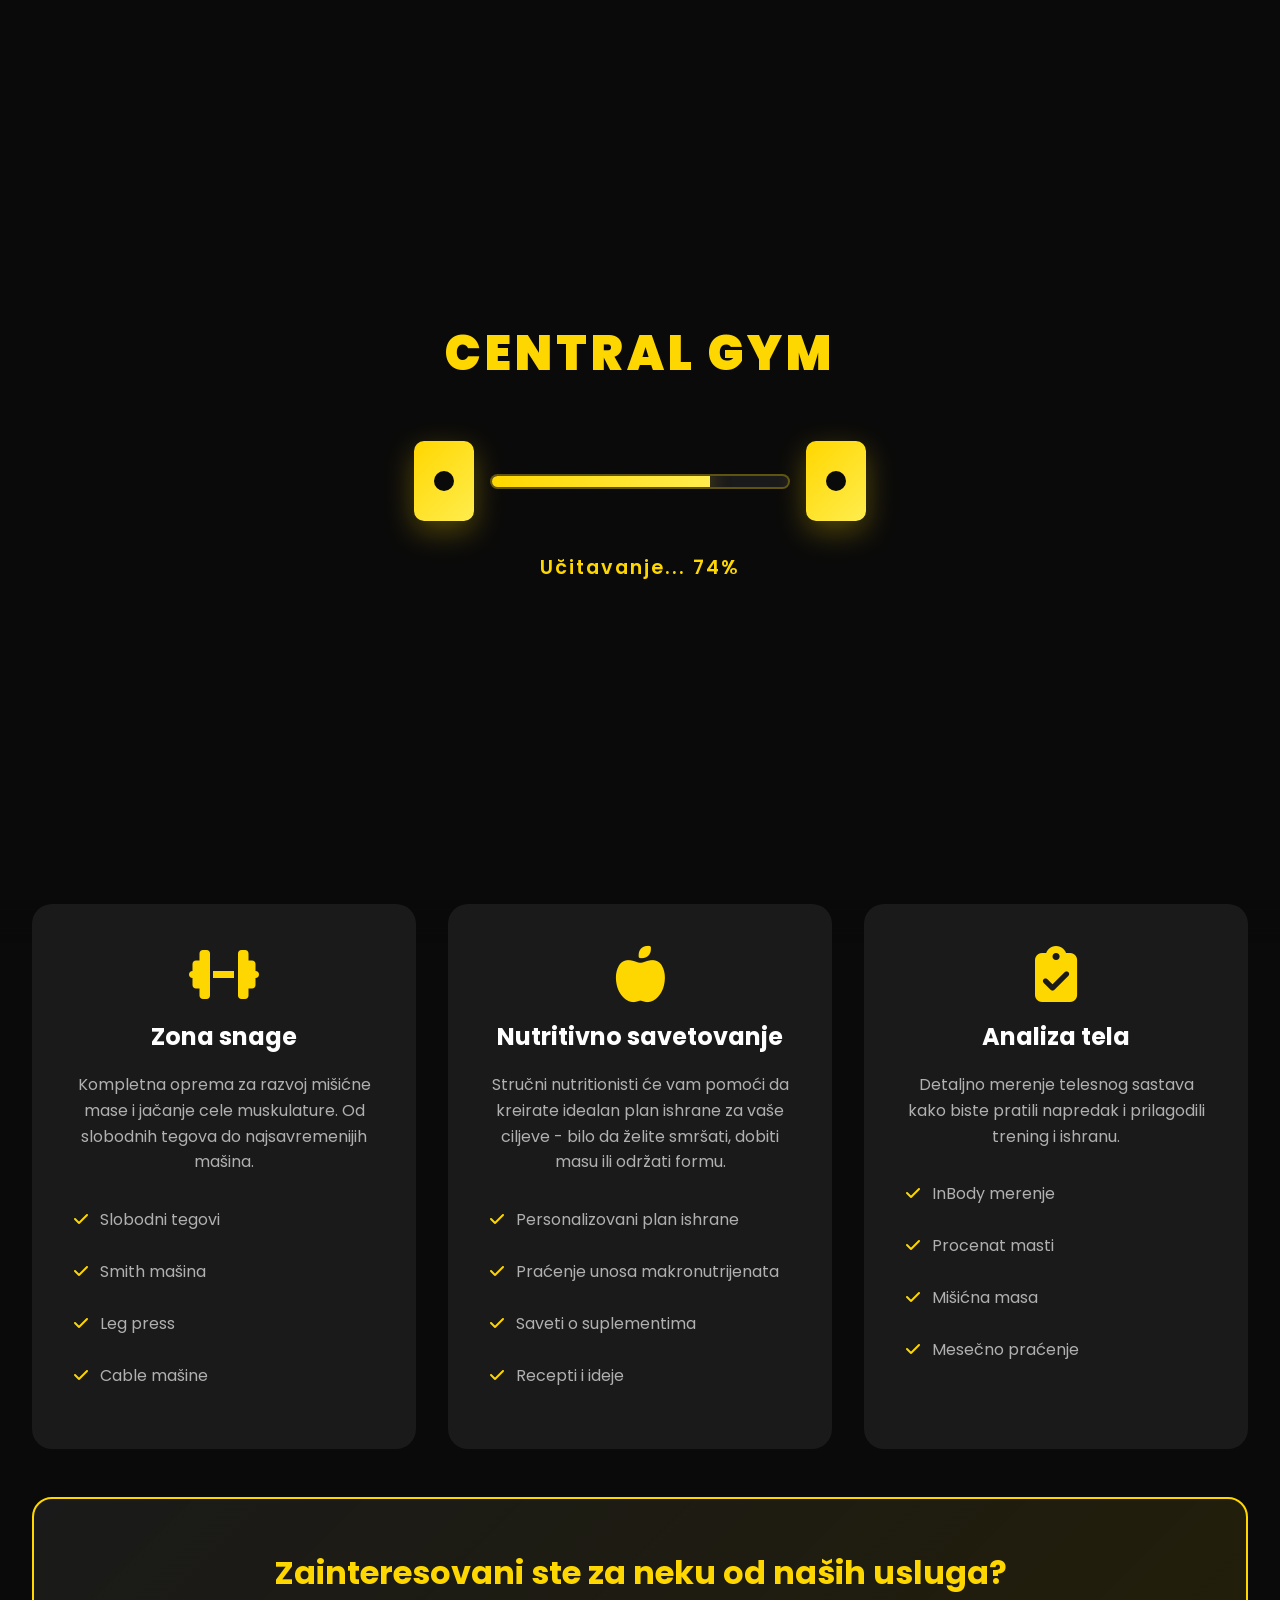
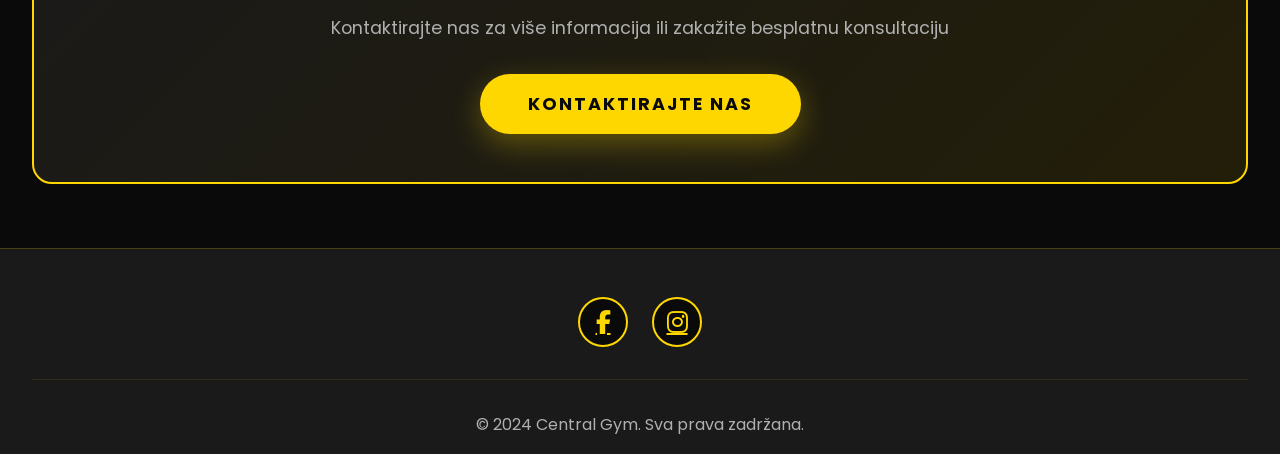
<file: usluge.html>
<!DOCTYPE html>
<html lang="sr">
<head>
    <meta charset="UTF-8">
    <meta name="viewport" content="width=device-width, initial-scale=1.0">
    <title>Usluge - Central Gym</title>

    <link rel="preconnect" href="https://fonts.googleapis.com">
    <link rel="preconnect" href="https://fonts.gstatic.com" crossorigin>
    <link href="https://fonts.googleapis.com/css2?family=Poppins:wght@300;400;600;700;900&display=swap" rel="stylesheet">
    <link rel="stylesheet" href="https://cdnjs.cloudflare.com/ajax/libs/font-awesome/6.4.0/css/all.min.css">

    <link rel="stylesheet" href="css/style.css">
    <link rel="stylesheet" href="css/navbar.css">
    <link rel="stylesheet" href="css/responsive.css">
</head>
<body>
    <div class="page-bg" style="background-image: url('https://plain-enam-prod-public.komododecks.com/202604/08/Gv167yfshGgJpxqkmOJ9/image.png')"></div>
    <!-- Loader -->
    <div class="loader-container" id="loader">
        <div class="loader-content">
            <div class="logo-loader">CENTRAL GYM</div>
            <div class="weight-bar">
                <div class="weight-plate left"></div>
                <div class="bar">
                    <div class="bar-fill" id="barFill"></div>
                </div>
                <div class="weight-plate right"></div>
            </div>
            <div class="loading-text" id="loadingText" data-sr="Učitavanje... 0%" data-en="Loading... 0%">Učitavanje... 0%</div>
        </div>
    </div>

    <!-- Navbar -->
    <nav class="navbar">
        <div class="nav-container">
            <a href="index.html" class="logo">CENTRAL GYM</a>
            <div class="nav-right">
                <button class="lang-switch" onclick="toggleLanguage()">EN</button>
                <div class="hamburger" onclick="toggleMenu()">
                    <span></span>
                    <span></span>
                    <span></span>
                </div>
            </div>
        </div>
    </nav>

    <!-- Fullscreen Menu -->
    <div class="menu-overlay" id="menuOverlay">
        <ul class="nav-menu">
            <li><a href="index.html" onclick="closeMenu()" data-sr="Početna" data-en="Home">Početna</a></li>
            <li><a href="onama.html" onclick="closeMenu()" data-sr="O nama" data-en="About">O nama</a></li>
            <li><a href="usluge.html" onclick="closeMenu()" data-sr="Usluge" data-en="Services">Usluge</a></li>
            <li><a href="zauzetost.html" onclick="closeMenu()" data-sr="Zauzetost" data-en="Occupancy">Zauzetost</a></li>
            <li><a href="cenovnik.html" onclick="closeMenu()" data-sr="Cenovnik" data-en="Pricing">Cenovnik</a></li>
            <li><a href="pravilnik.html" onclick="closeMenu()" data-sr="Pravilnik" data-en="Rules">Pravilnik</a></li>
            <li><a href="recenzije.html" onclick="closeMenu()" data-sr="Recenzije" data-en="Reviews">Recenzije</a></li>
            <li><a href="galerija.html" onclick="closeMenu()" data-sr="Galerija" data-en="Gallery">Galerija</a></li>
            <li><a href="kontakt.html" onclick="closeMenu()" data-sr="Kontakt" data-en="Contact">Kontakt</a></li>
        </ul>
    </div>

    <!-- Page Content -->
    <div class="page-container">
        <section class="page-section visible">
            <h1 class="page-title" data-sr="Naše usluge" data-en="Our Services">Naše usluge</h1>

            <div class="services-grid">
                <div class="service-card">
                    <i class="fas fa-user-tie"></i>
                    <h3 data-sr="Personalni treninzi" data-en="Personal Training">Personalni treninzi</h3>
                    <p data-sr="Individualni pristup i prilagođen program treninga koji odgovara vašim ciljevima. Naši sertifikovani treneri će vam pomoći da postignete maksimalne rezultate." data-en="Individual approach and customized training program that suits your goals. Our certified trainers will help you achieve maximum results.">Individualni pristup i prilagođen program treninga koji odgovara vašim ciljevima. Naši sertifikovani treneri će vam pomoći da postignete maksimalne rezultate.</p>
                    <ul class="service-features">
                        <li data-sr="Individualni plan treninga" data-en="Individual training plan"><i class="fas fa-check"></i> Individualni plan treninga</li>
                        <li data-sr="Plan ishrane" data-en="Nutrition plan"><i class="fas fa-check"></i> Plan ishrane</li>
                        <li data-sr="Praćenje napretka" data-en="Progress tracking"><i class="fas fa-check"></i> Praćenje napretka</li>
                        <li data-sr="24/7 podrška" data-en="24/7 support"><i class="fas fa-check"></i> 24/7 podrška</li>
                    </ul>
                </div>

                <div class="service-card">
                    <i class="fas fa-users"></i>
                    <h3 data-sr="Grupni treninzi" data-en="Group Training">Grupni treninzi</h3>
                    <p data-sr="Motivišuće grupne treninge vodi naš stručni tim trenera. Idealno za one koji vole druženje i zajedničku energiju." data-en="Motivating group training sessions led by our expert team of trainers. Ideal for those who enjoy socializing and shared energy.">Motivišuće grupne treninge vodi naš stručni tim trenera. Idealno za one koji vole druženje i zajedničku energiju.</p>
                    <ul class="service-features">
                        <li data-sr="CrossFit treninzi" data-en="CrossFit training"><i class="fas fa-check"></i> CrossFit treninzi</li>
                        <li data-sr="HIIT programi" data-en="HIIT programs"><i class="fas fa-check"></i> HIIT programi</li>
                        <li data-sr="Funkcionalni trening" data-en="Functional training"><i class="fas fa-check"></i> Funkcionalni trening</li>
                        <li data-sr="Yoga i stretching" data-en="Yoga and stretching"><i class="fas fa-check"></i> Yoga i stretching</li>
                    </ul>
                </div>

                <div class="service-card">
                    <i class="fas fa-heartbeat"></i>
                    <h3 data-sr="Kardio zona" data-en="Cardio Zone">Kardio zona</h3>
                    <p data-sr="Moderna kardio oprema za poboljšanje izdržljivosti i sagorevanje kalorija. Trčanje, vožnja bicikla, veslanje i još mnogo toga." data-en="Modern cardio equipment for improving endurance and burning calories. Running, cycling, rowing and much more.">Moderna kardio oprema za poboljšanje izdržljivosti i sagorevanje kalorija. Trčanje, vožnja bicikla, veslanje i još mnogo toga.</p>
                    <ul class="service-features">
                        <li data-sr="Trake za trčanje" data-en="Treadmills"><i class="fas fa-check"></i> Trake za trčanje</li>
                        <li data-sr="Sobni bicikli" data-en="Stationary bikes"><i class="fas fa-check"></i> Sobni bicikli</li>
                        <li data-sr="Eliptični trenažeri" data-en="Elliptical trainers"><i class="fas fa-check"></i> Eliptični trenažeri</li>
                        <li data-sr="Vesla" data-en="Rowing machines"><i class="fas fa-check"></i> Vesla</li>
                    </ul>
                </div>

                <div class="service-card">
                    <i class="fas fa-dumbbell"></i>
                    <h3 data-sr="Zona snage" data-en="Strength Zone">Zona snage</h3>
                    <p data-sr="Kompletna oprema za razvoj mišićne mase i jačanje cele muskulature. Od slobodnih tegova do najsavremenijih mašina." data-en="Complete equipment for muscle development and full body strengthening. From free weights to state-of-the-art machines.">Kompletna oprema za razvoj mišićne mase i jačanje cele muskulature. Od slobodnih tegova do najsavremenijih mašina.</p>
                    <ul class="service-features">
                        <li data-sr="Slobodni tegovi" data-en="Free weights"><i class="fas fa-check"></i> Slobodni tegovi</li>
                        <li data-sr="Smith mašina" data-en="Smith machine"><i class="fas fa-check"></i> Smith mašina</li>
                        <li data-sr="Leg press" data-en="Leg press"><i class="fas fa-check"></i> Leg press</li>
                        <li data-sr="Cable mašine" data-en="Cable machines"><i class="fas fa-check"></i> Cable mašine</li>
                    </ul>
                </div>

                <div class="service-card">
                    <i class="fas fa-apple-alt"></i>
                    <h3 data-sr="Nutritivno savetovanje" data-en="Nutritional Counseling">Nutritivno savetovanje</h3>
                    <p data-sr="Stručni nutritionisti će vam pomoći da kreirate idealan plan ishrane za vaše ciljeve - bilo da želite smršati, dobiti masu ili održati formu." data-en="Expert nutritionists will help you create the ideal nutrition plan for your goals - whether you want to lose weight, gain mass, or maintain shape.">Stručni nutritionisti će vam pomoći da kreirate idealan plan ishrane za vaše ciljeve - bilo da želite smršati, dobiti masu ili održati formu.</p>
                    <ul class="service-features">
                        <li data-sr="Personalizovani plan ishrane" data-en="Personalized nutrition plan"><i class="fas fa-check"></i> Personalizovani plan ishrane</li>
                        <li data-sr="Praćenje unosa makronutrijenata" data-en="Macronutrient intake tracking"><i class="fas fa-check"></i> Praćenje unosa makronutrijenata</li>
                        <li data-sr="Saveti o suplementima" data-en="Supplement advice"><i class="fas fa-check"></i> Saveti o suplementima</li>
                        <li data-sr="Recepti i ideje" data-en="Recipes and ideas"><i class="fas fa-check"></i> Recepti i ideje</li>
                    </ul>
                </div>

                <div class="service-card">
                    <i class="fas fa-clipboard-check"></i>
                    <h3 data-sr="Analiza tela" data-en="Body Analysis">Analiza tela</h3>
                    <p data-sr="Detaljno merenje telesnog sastava kako biste pratili napredak i prilagodili trening i ishranu." data-en="Detailed body composition measurement to track progress and adjust training and nutrition.">Detaljno merenje telesnog sastava kako biste pratili napredak i prilagodili trening i ishranu.</p>
                    <ul class="service-features">
                        <li data-sr="InBody merenje" data-en="InBody measurement"><i class="fas fa-check"></i> InBody merenje</li>
                        <li data-sr="Procenat masti" data-en="Body fat percentage"><i class="fas fa-check"></i> Procenat masti</li>
                        <li data-sr="Mišićna masa" data-en="Muscle mass"><i class="fas fa-check"></i> Mišićna masa</li>
                        <li data-sr="Mesečno praćenje" data-en="Monthly tracking"><i class="fas fa-check"></i> Mesečno praćenje</li>
                    </ul>
                </div>
            </div>

            <div class="services-cta">
                <h3 data-sr="Zainteresovani ste za neku od naših usluga?" data-en="Interested in any of our services?">Zainteresovani ste za neku od naših usluga?</h3>
                <p data-sr="Kontaktirajte nas za više informacija ili zakažite besplatnu konsultaciju" data-en="Contact us for more information or schedule a free consultation">Kontaktirajte nas za više informacija ili zakažite besplatnu konsultaciju</p>
                <a href="kontakt.html" class="cta-button" data-sr="Kontaktirajte nas" data-en="Contact Us">Kontaktirajte nas</a>
            </div>
        </section>
    </div>

    <!-- Footer -->
    <footer>
        <div class="footer-content">
            <div class="social-links">
                <a href="https://www.facebook.com/p/Central-GYM-61558646281643/" target="_blank" rel="noopener"><i class="fab fa-facebook-f"></i></a>
                <a href="https://www.instagram.com/centralgym.sm/?hl=en" target="_blank" rel="noopener"><i class="fab fa-instagram"></i></a>
            </div>
            <p class="copyright" data-sr="© 2024 Central Gym. Sva prava zadržana." data-en="© 2024 Central Gym. All rights reserved.">© 2024 Central Gym. Sva prava zadržana.</p>
        </div>
    </footer>

    <script src="js/loader.js"></script>
    <script src="js/main.js"></script>
</body>
</html>
</file>
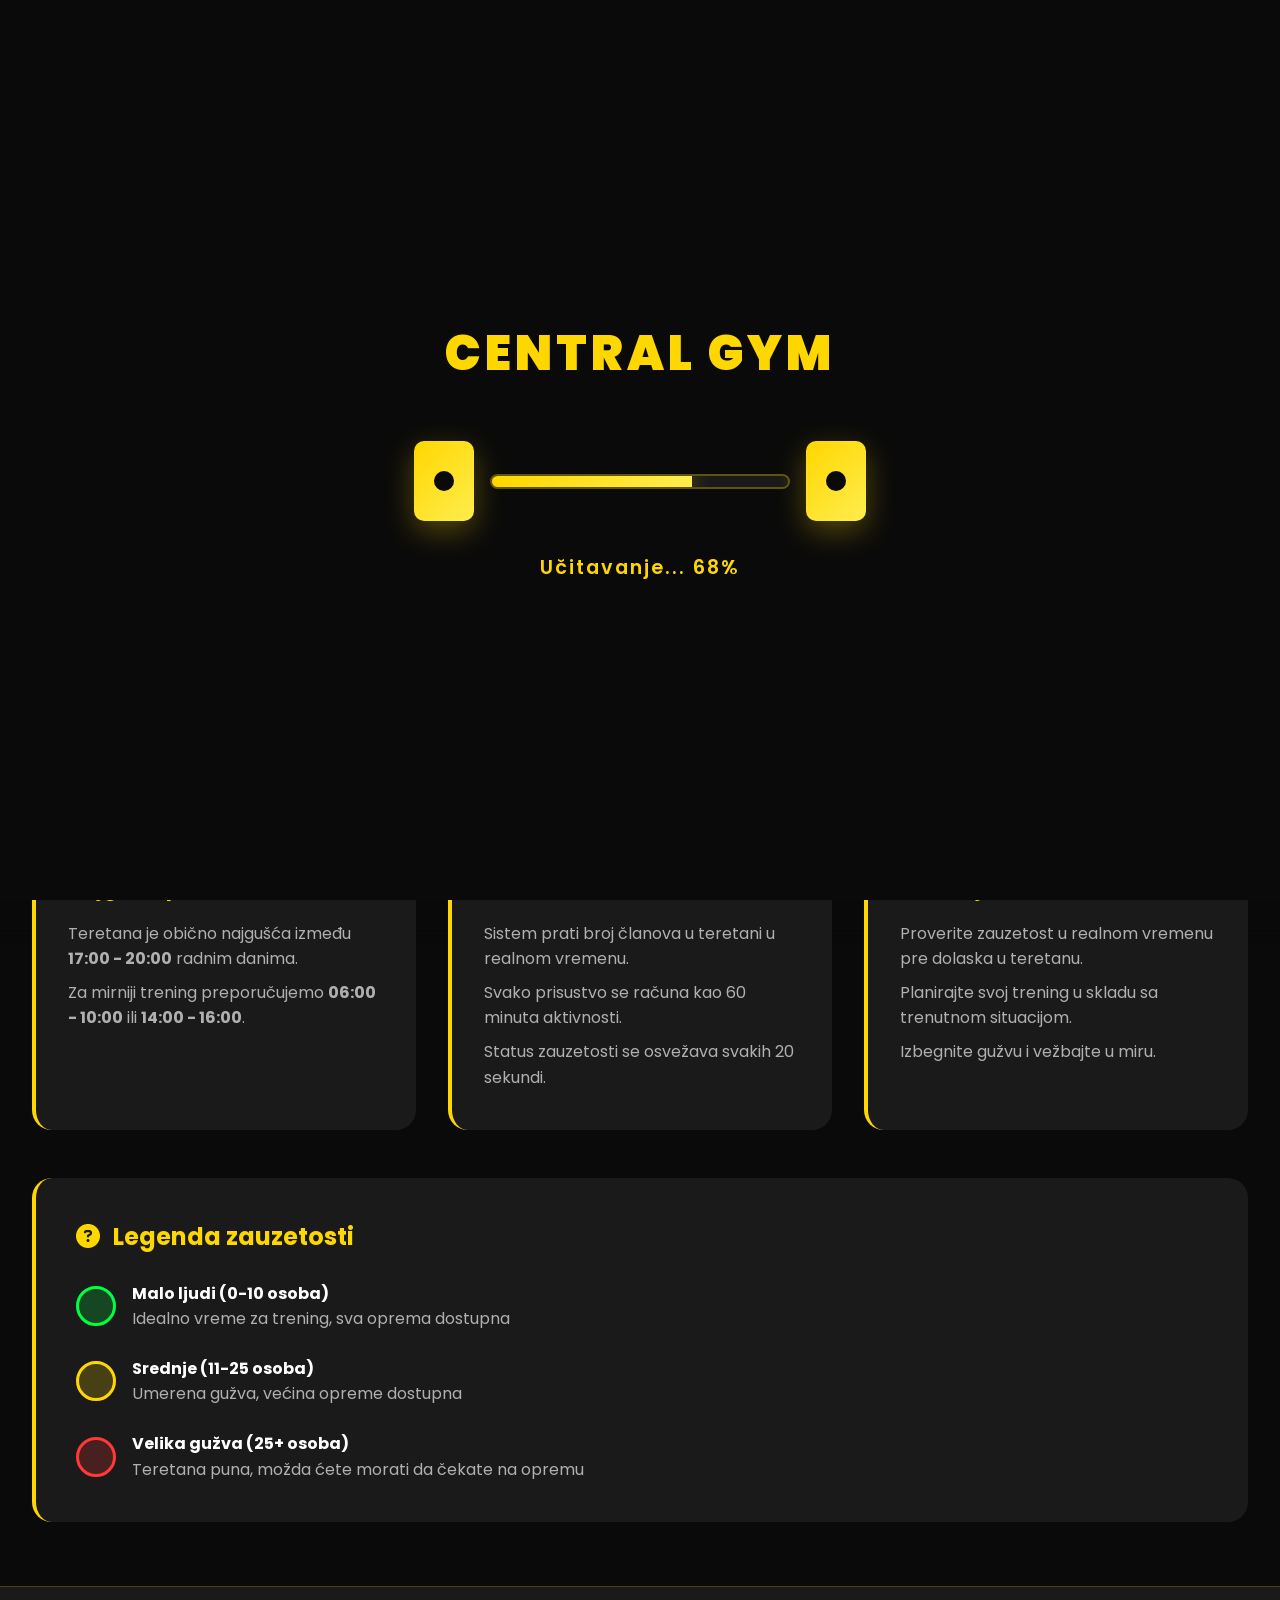
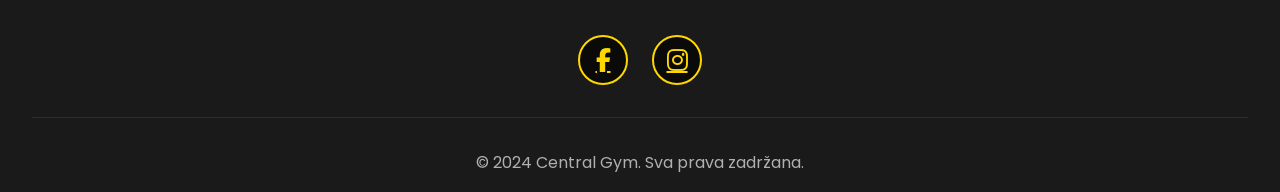
<file: zauzetost.html>
<!DOCTYPE html>
<html lang="sr">
<head>
    <meta charset="UTF-8">
    <meta name="viewport" content="width=device-width, initial-scale=1.0">
    <title>Zauzetost - Central Gym</title>

    <link rel="preconnect" href="https://fonts.googleapis.com">
    <link rel="preconnect" href="https://fonts.gstatic.com" crossorigin>
    <link href="https://fonts.googleapis.com/css2?family=Poppins:wght@300;400;600;700;900&display=swap" rel="stylesheet">
    <link rel="stylesheet" href="https://cdnjs.cloudflare.com/ajax/libs/font-awesome/6.4.0/css/all.min.css">

    <link rel="stylesheet" href="css/style.css">
    <link rel="stylesheet" href="css/navbar.css">
    <link rel="stylesheet" href="css/responsive.css">
</head>
<body>
    <div class="page-bg" style="background-image: url('https://plain-enam-prod-public.komododecks.com/202604/08/oYOzm84Gkbqw7V5y2MVo/image.png')"></div>
    <!-- Loader -->
    <div class="loader-container" id="loader">
        <div class="loader-content">
            <div class="logo-loader">CENTRAL GYM</div>
            <div class="weight-bar">
                <div class="weight-plate left"></div>
                <div class="bar">
                    <div class="bar-fill" id="barFill"></div>
                </div>
                <div class="weight-plate right"></div>
            </div>
            <div class="loading-text" id="loadingText" data-sr="Učitavanje... 0%" data-en="Loading... 0%">Učitavanje... 0%</div>
        </div>
    </div>

    <!-- Navbar -->
    <nav class="navbar">
        <div class="nav-container">
            <a href="index.html" class="logo">CENTRAL GYM</a>
            <div class="nav-right">
                <button class="lang-switch" onclick="toggleLanguage()">EN</button>
                <div class="hamburger" onclick="toggleMenu()">
                    <span></span>
                    <span></span>
                    <span></span>
                </div>
            </div>
        </div>
    </nav>

    <!-- Fullscreen Menu -->
    <div class="menu-overlay" id="menuOverlay">
        <ul class="nav-menu">
            <li><a href="index.html" onclick="closeMenu()" data-sr="Početna" data-en="Home">Početna</a></li>
            <li><a href="onama.html" onclick="closeMenu()" data-sr="O nama" data-en="About">O nama</a></li>
            <li><a href="usluge.html" onclick="closeMenu()" data-sr="Usluge" data-en="Services">Usluge</a></li>
            <li><a href="zauzetost.html" onclick="closeMenu()" data-sr="Zauzetost" data-en="Occupancy">Zauzetost</a></li>
            <li><a href="cenovnik.html" onclick="closeMenu()" data-sr="Cenovnik" data-en="Pricing">Cenovnik</a></li>
            <li><a href="pravilnik.html" onclick="closeMenu()" data-sr="Pravilnik" data-en="Rules">Pravilnik</a></li>
            <li><a href="recenzije.html" onclick="closeMenu()" data-sr="Recenzije" data-en="Reviews">Recenzije</a></li>
            <li><a href="galerija.html" onclick="closeMenu()" data-sr="Galerija" data-en="Gallery">Galerija</a></li>
            <li><a href="kontakt.html" onclick="closeMenu()" data-sr="Kontakt" data-en="Contact">Kontakt</a></li>
        </ul>
    </div>

    <!-- Page Content -->
    <div class="page-container">
        <section class="page-section visible">
            <h1 class="page-title" data-sr="Trenutna zauzetost" data-en="Current Occupancy">Trenutna zauzetost</h1>

            <div class="occupancy-container">
                <h3 data-sr="Trenutno u teretani:" data-en="Currently in the gym:">Trenutno u teretani:</h3>
                <div class="occupancy-count" id="occupancyCount">0</div>
                <div class="occupancy-status" id="occupancyStatus" data-sr="Malo ljudi" data-en="Few People">Malo ljudi</div>
                <p class="refresh-info" data-sr="Ažurira se automatski svakih 20 sekundi" data-en="Updates automatically every 20 seconds">Ažurira se automatski svakih 20 sekundi</p>
            </div>

            <div class="info-cards">
                <div class="info-card">
                    <i class="fas fa-clock"></i>
                    <h3 data-sr="Najgušći periodi" data-en="Peak Hours">Najgušći periodi</h3>
                    <p data-sr="Teretana je obično najgušća između 17:00 - 20:00 radnim danima." data-en="The gym is usually busiest between 17:00 - 20:00 on weekdays.">Teretana je obično najgušća između <strong>17:00 - 20:00</strong> radnim danima.</p>
                    <p data-sr="Za mirniji trening preporučujemo 06:00 - 10:00 ili 14:00 - 16:00." data-en="For a calmer workout we recommend 06:00 - 10:00 or 14:00 - 16:00.">Za mirniji trening preporučujemo <strong>06:00 - 10:00</strong> ili <strong>14:00 - 16:00</strong>.</p>
                </div>

                <div class="info-card">
                    <i class="fas fa-info-circle"></i>
                    <h3 data-sr="Kako funkcioniše?" data-en="How Does It Work?">Kako funkcioniše?</h3>
                    <p data-sr="Sistem prati broj članova u teretani u realnom vremenu." data-en="The system tracks the number of members in the gym in real time.">Sistem prati broj članova u teretani u realnom vremenu.</p>
                    <p data-sr="Svako prisustvo se računa kao 60 minuta aktivnosti." data-en="Each presence counts as 60 minutes of activity.">Svako prisustvo se računa kao 60 minuta aktivnosti.</p>
                    <p data-sr="Status zauzetosti se osvežava svakih 20 sekundi." data-en="Occupancy status refreshes every 20 seconds.">Status zauzetosti se osvežava svakih 20 sekundi.</p>
                </div>

                <div class="info-card">
                    <i class="fas fa-chart-line"></i>
                    <h3 data-sr="Praćenje zauzetosti" data-en="Occupancy Tracking">Praćenje zauzetosti</h3>
                    <p data-sr="Proverite zauzetost u realnom vremenu pre dolaska u teretanu." data-en="Check real-time occupancy before coming to the gym.">Proverite zauzetost u realnom vremenu pre dolaska u teretanu.</p>
                    <p data-sr="Planirajte svoj trening u skladu sa trenutnom situacijom." data-en="Plan your workout according to the current situation.">Planirajte svoj trening u skladu sa trenutnom situacijom.</p>
                    <p data-sr="Izbegnite gužvu i vežbajte u miru." data-en="Avoid the crowd and work out in peace.">Izbegnite gužvu i vežbajte u miru.</p>
                </div>
            </div>

            <div class="occupancy-legend">
                <h3 data-sr="Legenda zauzetosti" data-en="Occupancy Legend"><i class="fas fa-question-circle"></i> Legenda zauzetosti</h3>
                <div class="legend-items">
                    <div class="legend-item">
                        <span class="legend-indicator status-low"></span>
                        <div>
                            <strong data-sr="Malo ljudi (0-10 osoba)" data-en="Few People (0-10 people)">Malo ljudi (0-10 osoba)</strong>
                            <p data-sr="Idealno vreme za trening, sva oprema dostupna" data-en="Ideal time for training, all equipment available">Idealno vreme za trening, sva oprema dostupna</p>
                        </div>
                    </div>
                    <div class="legend-item">
                        <span class="legend-indicator status-medium"></span>
                        <div>
                            <strong data-sr="Srednje (11-25 osoba)" data-en="Moderate (11-25 people)">Srednje (11-25 osoba)</strong>
                            <p data-sr="Umerena gužva, većina opreme dostupna" data-en="Moderate crowd, most equipment available">Umerena gužva, većina opreme dostupna</p>
                        </div>
                    </div>
                    <div class="legend-item">
                        <span class="legend-indicator status-high"></span>
                        <div>
                            <strong data-sr="Velika gužva (25+ osoba)" data-en="Very Crowded (25+ people)">Velika gužva (25+ osoba)</strong>
                            <p data-sr="Teretana puna, možda ćete morati da čekate na opremu" data-en="Gym is full, you may have to wait for equipment">Teretana puna, možda ćete morati da čekate na opremu</p>
                        </div>
                    </div>
                </div>
            </div>
        </section>
    </div>

    <!-- Footer -->
    <footer>
        <div class="footer-content">
            <div class="social-links">
                <a href="https://www.facebook.com/p/Central-GYM-61558646281643/" target="_blank" rel="noopener"><i class="fab fa-facebook-f"></i></a>
                <a href="https://www.instagram.com/centralgym.sm/?hl=en" target="_blank" rel="noopener"><i class="fab fa-instagram"></i></a>
            </div>
            <p class="copyright" data-sr="© 2024 Central Gym. Sva prava zadržana." data-en="© 2024 Central Gym. All rights reserved.">© 2024 Central Gym. Sva prava zadržana.</p>
        </div>
    </footer>

    <script src="js/loader.js"></script>
    <script src="js/occupancy.js"></script>
    <script src="js/main.js"></script>
</body>
</html>
</file>
<file: css/style.css>
* {
    margin: 0;
    padding: 0;
    box-sizing: border-box;
}

:root {
    --primary-gold: #FFD700;
    --dark-bg: #0a0a0a;
    --card-bg: #1a1a1a;
    --text-white: #ffffff;
    --text-gray: #b0b0b0;
    --green: #00ff41;
    --yellow: #FFD700;
    --red: #ff3838;
    --transition: all 0.3s cubic-bezier(0.4, 0, 0.2, 1);
}

body {
    font-family: 'Poppins', sans-serif;
    background-color: var(--dark-bg);
    color: var(--text-white);
    line-height: 1.6;
    overflow-x: hidden;
}

/* Page background images */
.page-bg {
    position: fixed;
    top: 0;
    left: 0;
    width: 100%;
    height: 100%;
    z-index: -1;
    background-size: cover;
    background-position: center;
    background-repeat: no-repeat;
    filter: blur(8px);
    transform: scale(1.05);
}

.page-bg::after {
    content: '';
    position: absolute;
    top: 0;
    left: 0;
    width: 100%;
    height: 100%;
    background: rgba(10, 10, 10, 0.75);
}

/* Loader Styles */
/* Loader Styles - FIX */
.loader-container {
    position: fixed;
    top: 0;
    left: 0;
    width: 100%;
    height: 100vh;
    background: var(--dark-bg); /* Solidna pozadina */
    display: flex;
    align-items: center;
    justify-content: center;
    z-index: 9999;
    transition: opacity 0.5s ease, visibility 0.5s ease;
}

.loader-container.hidden {
    opacity: 0;
    visibility: hidden;
    pointer-events: none; /* Dodato da se ne može kliknuti */
}

.loader-content {
    text-align: center;
}

.logo-loader {
    font-size: 3rem;
    font-weight: 900;
    color: var(--primary-gold);
    text-transform: uppercase;
    letter-spacing: 4px;
    margin-bottom: 3rem;
    animation: pulse 2s ease-in-out infinite;
}

@keyframes pulse {
    0%, 100% { opacity: 1; transform: scale(1); }
    50% { opacity: 0.8; transform: scale(1.05); }
}

/* Weight Bar Loader */
.weight-bar {
    display: flex;
    align-items: center;
    justify-content: center;
    gap: 1rem;
    margin-bottom: 2rem;
}

.weight-plate {
    width: 60px;
    height: 80px;
    background: linear-gradient(135deg, var(--primary-gold) 0%, #ffed4e 100%);
    border-radius: 10px;
    position: relative;
    box-shadow: 0 10px 30px rgba(255, 215, 0, 0.3);
}

.weight-plate::before {
    content: '';
    position: absolute;
    top: 50%;
    left: 50%;
    transform: translate(-50%, -50%);
    width: 20px;
    height: 20px;
    background: var(--dark-bg);
    border-radius: 50%;
}

.weight-plate.left {
    animation: liftLeft 1.5s ease-in-out infinite;
}

.weight-plate.right {
    animation: liftRight 1.5s ease-in-out infinite;
}

@keyframes liftLeft {
    0%, 100% { transform: translateY(0) rotate(0deg); }
    50% { transform: translateY(-20px) rotate(-10deg); }
}

@keyframes liftRight {
    0%, 100% { transform: translateY(0) rotate(0deg); }
    50% { transform: translateY(-20px) rotate(10deg); }
}

.bar {
    width: 300px;
    height: 15px;
    background: var(--card-bg);
    border-radius: 10px;
    overflow: hidden;
    border: 2px solid rgba(255, 215, 0, 0.3);
}

.bar-fill {
    height: 100%;
    width: 0%;
    background: linear-gradient(90deg, var(--primary-gold) 0%, #ffed4e 100%);
    transition: width 0.3s ease;
    box-shadow: 0 0 20px rgba(255, 215, 0, 0.5);
}

.loading-text {
    color: var(--primary-gold);
    font-size: 1.2rem;
    font-weight: 600;
    letter-spacing: 2px;
}

/* Common Button */
.cta-button {
    display: inline-block;
    background: var(--primary-gold);
    color: var(--dark-bg);
    padding: 1rem 3rem;
    border-radius: 50px;
    text-decoration: none;
    font-weight: 700;
    font-size: 1.1rem;
    text-transform: uppercase;
    letter-spacing: 2px;
    transition: var(--transition);
    box-shadow: 0 10px 30px rgba(255, 215, 0, 0.3);
    border: none;
    cursor: pointer;
    font-family: 'Poppins', sans-serif;
}

.cta-button:hover {
    transform: translateY(-5px);
    box-shadow: 0 15px 40px rgba(255, 215, 0, 0.5);
}

/* Hero Section */
/* Hero Section - RESPONSIVE FIX */
.hero {
    min-height: 100vh;
    height: 100vh;
    display: flex;
    flex-direction: column;
    align-items: center;
    justify-content: center;
    text-align: center;
    background: linear-gradient(rgba(0, 0, 0, 0.7), rgba(0, 0, 0, 0.7)),
                url('data:image/svg+xml,<svg xmlns="http://www.w3.org/2000/svg" viewBox="0 0 1200 800"><rect fill="%230a0a0a"/><path fill="%23FFD700" opacity="0.05" d="M0 400l50-16.7c50-16.6 150-50 250-50 100 0 200 33.4 300 50 100 16.7 200 16.7 300 0 100-16.6 200-50 250-66.6l50-16.7V0H0z"/></svg>');
    background-size: cover;
    background-position: center;
    background-attachment: fixed;
    position: relative;
    overflow: hidden;
    padding: 100px 20px 200px; /* Više padding-a dole za quick nav */
}

.hero::before {
    content: '';
    position: absolute;
    top: 0;
    left: 0;
    right: 0;
    bottom: 0;
    background: radial-gradient(circle at 50% 50%, rgba(255, 215, 0, 0.1) 0%, transparent 50%);
}

.hero-content {
    max-width: 900px;
    padding: 2rem 1rem;
    animation: fadeInUp 1s ease-out;
    position: relative;
    z-index: 1;
    margin-bottom: 2rem; /* Razmak između naslova i quick nav */
}

.hero h1 {
    font-size: 4.5rem;
    font-weight: 900;
    margin-bottom: 1rem;
    text-transform: uppercase;
    letter-spacing: 3px;
    background: linear-gradient(135deg, var(--text-white) 0%, var(--primary-gold) 100%);
    -webkit-background-clip: text;
    -webkit-text-fill-color: transparent;
    background-clip: text;
}

.hero p {
    font-size: 1.5rem;
    margin-bottom: 2rem;
    color: var(--text-gray);
    font-weight: 300;
}

@keyframes fadeInUp {
    from {
        opacity: 0;
        transform: translateY(50px);
    }
    to {
        opacity: 1;
        transform: translateY(0);
    }
}

/* Page Container */
.page-container {
    min-height: 100vh;
    padding-top: 100px;
}

.page-section {
    padding: 4rem 2rem;
    max-width: 1400px;
    margin: 0 auto;
    opacity: 0;
    animation: fadeInUp 0.8s ease-out forwards;
}

.page-section.visible {
    opacity: 1;
}

.page-title {
    font-size: 3.5rem;
    font-weight: 900;
    text-align: center;
    margin-bottom: 3rem;
    text-transform: uppercase;
    letter-spacing: 2px;
    background: linear-gradient(135deg, var(--text-white) 0%, var(--primary-gold) 100%);
    -webkit-background-clip: text;
    -webkit-text-fill-color: transparent;
    background-clip: text;
}

/* About Page Styles */
.about-content {
    display: grid;
    grid-template-columns: 1fr 1fr;
    gap: 4rem;
    align-items: center;
    margin-bottom: 4rem;
}

.about-text {
    font-size: 1.1rem;
    line-height: 1.8;
    color: var(--text-gray);
}

.about-text h3 {
    color: var(--primary-gold);
    margin-bottom: 1rem;
    font-size: 1.8rem;
}

.about-text p {
    margin-bottom: 1.5rem;
}

.about-features {
    display: grid;
    gap: 1.5rem;
}

.feature-item {
    background: var(--card-bg);
    padding: 1.5rem;
    border-radius: 15px;
    border-left: 4px solid var(--primary-gold);
    transition: var(--transition);
}

.feature-item:hover {
    transform: translateX(10px);
    box-shadow: 0 10px 30px rgba(255, 215, 0, 0.2);
}

.feature-item i {
    color: var(--primary-gold);
    font-size: 2rem;
    margin-bottom: 0.5rem;
}

.feature-item h3 {
    color: var(--text-white);
    font-size: 1.2rem;
    margin-bottom: 0.5rem;
}

.feature-item p {
    color: var(--text-gray);
    font-size: 0.95rem;
}

/* Stats Section */
.stats-section {
    display: grid;
    grid-template-columns: repeat(auto-fit, minmax(250px, 1fr));
    gap: 2rem;
    margin-top: 4rem;
}

.stat-card {
    background: var(--card-bg);
    padding: 2rem;
    border-radius: 20px;
    text-align: center;
    border: 2px solid transparent;
    transition: var(--transition);
}

.stat-card:hover {
    border-color: var(--primary-gold);
    transform: translateY(-10px);
    box-shadow: 0 20px 40px rgba(255, 215, 0, 0.2);
}

.stat-number {
    font-size: 3rem;
    font-weight: 900;
    color: var(--primary-gold);
    margin-bottom: 0.5rem;
}

.stat-label {
    color: var(--text-gray);
    font-size: 1.1rem;
}

/* Services Page */
.services-grid {
    display: grid;
    grid-template-columns: repeat(auto-fit, minmax(320px, 1fr));
    gap: 2rem;
}

.service-card {
    background: var(--card-bg);
    padding: 2.5rem;
    border-radius: 20px;
    text-align: center;
    transition: var(--transition);
    border: 2px solid transparent;
    position: relative;
    overflow: hidden;
}

.service-card::before {
    content: '';
    position: absolute;
    top: 0;
    left: -100%;
    width: 100%;
    height: 100%;
    background: linear-gradient(90deg, transparent, rgba(255, 215, 0, 0.1), transparent);
    transition: var(--transition);
}

.service-card:hover::before {
    left: 100%;
}

.service-card:hover {
    border-color: var(--primary-gold);
    transform: translateY(-10px);
    box-shadow: 0 20px 40px rgba(255, 215, 0, 0.2);
}

.service-card i {
    font-size: 3.5rem;
    color: var(--primary-gold);
    margin-bottom: 1rem;
}

.service-card h3 {
    font-size: 1.5rem;
    margin-bottom: 1rem;
    color: var(--text-white);
}

.service-card p {
    color: var(--text-gray);
    margin-bottom: 1.5rem;
    line-height: 1.6;
}

.service-features {
    list-style: none;
    text-align: left;
    margin-top: 1.5rem;
}

.service-features li {
    padding: 0.5rem 0;
    color: var(--text-gray);
}

.service-features li i {
    color: var(--primary-gold);
    font-size: 1rem;
    margin-right: 0.5rem;
}

/* Occupancy Page */
.occupancy-container {
    background: var(--card-bg);
    padding: 3rem;
    border-radius: 25px;
    text-align: center;
    max-width: 600px;
    margin: 0 auto 4rem;
    border: 2px solid var(--primary-gold);
    box-shadow: 0 20px 60px rgba(255, 215, 0, 0.2);
}

.occupancy-count {
    font-size: 4rem;
    font-weight: 900;
    color: var(--primary-gold);
    margin: 1rem 0;
}

.occupancy-status {
    font-size: 1.5rem;
    font-weight: 600;
    padding: 1rem 2rem;
    border-radius: 50px;
    margin: 1.5rem 0;
    display: inline-block;
}

.status-low {
    background: rgba(0, 255, 65, 0.2);
    color: var(--green);
    border: 2px solid var(--green);
}

.status-medium {
    background: rgba(255, 215, 0, 0.2);
    color: var(--yellow);
    border: 2px solid var(--yellow);
}

.status-high {
    background: rgba(255, 56, 56, 0.2);
    color: var(--red);
    border: 2px solid var(--red);
}

.checkin-demo {
    margin-top: 2rem;
    padding-top: 2rem;
    border-top: 1px solid rgba(255, 215, 0, 0.2);
}

.checkin-demo p {
    color: var(--text-gray);
    margin-bottom: 1rem;
    font-size: 0.9rem;
}

.info-cards {
    display: grid;
    grid-template-columns: repeat(auto-fit, minmax(300px, 1fr));
    gap: 2rem;
}

.info-card {
    background: var(--card-bg);
    padding: 2rem;
    border-radius: 20px;
    border-left: 4px solid var(--primary-gold);
}

.info-card i {
    font-size: 2.5rem;
    color: var(--primary-gold);
    margin-bottom: 1rem;
}

.info-card h3 {
    color: var(--primary-gold);
    margin-bottom: 1rem;
    font-size: 1.3rem;
}

.info-card p {
    color: var(--text-gray);
    line-height: 1.6;
    margin-bottom: 0.5rem;
}

/* Pricing Page */
.pricing-container {
    display: grid;
    gap: 4rem;
}

.pricing-section h3 {
    color: var(--primary-gold);
    font-size: 2rem;
    margin-bottom: 2rem;
    text-align: center;
}

.pricing-grid {
    display: grid;
    grid-template-columns: repeat(auto-fit, minmax(250px, 1fr));
    gap: 1.5rem;
}

.price-card {
    background: var(--card-bg);
    padding: 2rem;
    border-radius: 20px;
    text-align: center;
    transition: var(--transition);
    border: 2px solid transparent;
    position: relative;
}

.price-card:hover {
    border-color: var(--primary-gold);
    transform: scale(1.05);
    box-shadow: 0 20px 40px rgba(255, 215, 0, 0.3);
}

.price-card.featured {
    border-color: var(--primary-gold);
    background: linear-gradient(135deg, var(--card-bg) 0%, rgba(255, 215, 0, 0.1) 100%);
}

.price-card h4 {
    font-size: 1.3rem;
    margin-bottom: 1rem;
    color: var(--text-white);
}

.price {
    font-size: 2.5rem;
    font-weight: 900;
    color: var(--primary-gold);
    margin: 1rem 0;
}

.price span {
    font-size: 1rem;
    color: var(--text-gray);
}

.badge {
    position: absolute;
    top: -10px;
    right: 20px;
    background: var(--primary-gold);
    color: var(--dark-bg);
    padding: 0.3rem 1rem;
    border-radius: 20px;
    font-size: 0.8rem;
    font-weight: 700;
}

.daily-training {
    background: linear-gradient(135deg, var(--primary-gold) 0%, #ffed4e 100%);
    color: var(--dark-bg);
    padding: 3rem;
    border-radius: 20px;
    text-align: center;
    margin-top: 2rem;
}

.daily-training h4 {
    font-size: 2rem;
    margin-bottom: 1rem;
}

.daily-training .price {
    color: var(--dark-bg);
    font-size: 3rem;
}

.pricing-info {
    background: var(--card-bg);
    padding: 2.5rem;
    border-radius: 20px;
    margin-top: 2rem;
}

.pricing-info h3 {
    color: var(--primary-gold);
    margin-bottom: 1.5rem;
    text-align: left;
}

.included-list {
    list-style: none;
    display: grid;
    grid-template-columns: repeat(auto-fit, minmax(300px, 1fr));
    gap: 1rem;
}

.included-list li {
    padding: 0.5rem 0;
    color: var(--text-gray);
}

.included-list li i {
    color: var(--primary-gold);
    margin-right: 0.5rem;
}

/* Rules Page */
.rules-intro {
    text-align: center;
    max-width: 800px;
    margin: 0 auto 3rem;
    color: var(--text-gray);
    font-size: 1.1rem;
}

.rules-grid {
    display: grid;
    gap: 1.5rem;
}

.rule-item {
    background: var(--card-bg);
    padding: 2rem;
    border-radius: 15px;
    display: flex;
    align-items: flex-start;
    gap: 1.5rem;
    transition: var(--transition);
    border-left: 4px solid var(--primary-gold);
}

.rule-item:hover {
    transform: translateX(10px);
    box-shadow: 0 10px 30px rgba(255, 215, 0, 0.2);
}

.rule-icon {
    font-size: 2.5rem;
    color: var(--primary-gold);
    min-width: 50px;
}

.rule-content h3 {
    color: var(--primary-gold);
    margin-bottom: 0.5rem;
    font-size: 1.3rem;
}

.rule-content p {
    color: var(--text-gray);
    line-height: 1.6;
}

.rules-footer {
    margin-top: 3rem;
}

.rules-note {
    background: rgba(255, 215, 0, 0.1);
    border: 2px solid var(--primary-gold);
    border-radius: 15px;
    padding: 2rem;
    display: flex;
    align-items: center;
    gap: 1.5rem;
}

.rules-note i {
    font-size: 2rem;
    color: var(--primary-gold);
}

.rules-note p {
    color: var(--text-gray);
    line-height: 1.6;
}

/* Reviews Page */
.review-stats {
    display: grid;
    grid-template-columns: repeat(auto-fit, minmax(250px, 1fr));
    gap: 2rem;
    margin-bottom: 4rem;
}

.stat-box {
    background: var(--card-bg);
    padding: 2rem;
    border-radius: 20px;
    text-align: center;
    border: 2px solid var(--primary-gold);
}

.stat-box .stat-number {
    font-size: 3.5rem;
    font-weight: 900;
    color: var(--primary-gold);
    margin-bottom: 0.5rem;
}

.stars-large {
    color: var(--primary-gold);
    font-size: 1.5rem;
    margin: 1rem 0;
}

.stat-box p {
    color: var(--text-gray);
    font-size: 1.1rem;
}

.reviews-grid {
    display: grid;
    grid-template-columns: repeat(auto-fit, minmax(350px, 1fr));
    gap: 2rem;
    margin-bottom: 4rem;
}

.review-card {
    background: var(--card-bg);
    padding: 2rem;
    border-radius: 20px;
    transition: var(--transition);
    border: 2px solid transparent;
}

.review-card:hover {
    border-color: var(--primary-gold);
    transform: translateY(-10px);
    box-shadow: 0 20px 40px rgba(255, 215, 0, 0.2);
}

.review-header {
    display: flex;
    align-items: center;
    gap: 1rem;
    margin-bottom: 1rem;
}

.reviewer-avatar {
    width: 60px;
    height: 60px;
    border-radius: 50%;
    background: linear-gradient(135deg, var(--primary-gold) 0%, #ffed4e 100%);
    display: flex;
    align-items: center;
    justify-content: center;
    font-size: 1.5rem;
    font-weight: 700;
    color: var(--dark-bg);
    flex-shrink: 0;
}

.reviewer-info h4 {
    color: var(--text-white);
    margin-bottom: 0.3rem;
}

.stars {
    color: var(--primary-gold);
    font-size: 0.9rem;
}

.review-date {
    color: var(--text-gray);
    font-size: 0.85rem;
}

.review-text {
    color: var(--text-gray);
    line-height: 1.6;
    font-style: italic;
}

.translate-btn {
    background: none;
    border: 1px solid rgba(255, 215, 0, 0.3);
    color: var(--primary-gold);
    padding: 0.4rem 0.8rem;
    border-radius: 8px;
    cursor: pointer;
    font-size: 0.8rem;
    font-family: 'Poppins', sans-serif;
    margin-top: 0.8rem;
    transition: var(--transition);
    display: inline-flex;
    align-items: center;
    gap: 0.4rem;
}

.translate-btn:hover {
    background: rgba(255, 215, 0, 0.1);
    border-color: var(--primary-gold);
}

.translate-btn i {
    font-size: 0.9rem;
}

.review-cta {
    background: var(--card-bg);
    padding: 3rem;
    border-radius: 20px;
    text-align: center;
    border: 2px solid var(--primary-gold);
}

.review-cta h3 {
    color: var(--primary-gold);
    font-size: 2rem;
    margin-bottom: 1rem;
}

.review-cta p {
    color: var(--text-gray);
    margin-bottom: 2rem;
    font-size: 1.1rem;
}

/* Gallery Page */
.gallery-intro {
    text-align: center;
    max-width: 800px;
    margin: 0 auto 3rem;
    color: var(--text-gray);
    font-size: 1.1rem;
}

.gallery-grid {
    display: grid;
    grid-template-columns: repeat(auto-fit, minmax(300px, 1fr));
    gap: 1.5rem;
    margin-bottom: 3rem;
}

.gallery-item {
    position: relative;
    overflow: hidden;
    border-radius: 15px;
    cursor: pointer;
    aspect-ratio: 4/3;
    background: var(--card-bg);
    border: 2px solid transparent;
    transition: var(--transition);
}

.gallery-item:hover {
    border-color: var(--primary-gold);
}

.gallery-item::before {
    content: '';
    position: absolute;
    top: 0;
    left: 0;
    right: 0;
    bottom: 0;
    background: rgba(255, 215, 0, 0.7);
    opacity: 0;
    transition: var(--transition);
    z-index: 1;
}

.gallery-item:hover::before {
    opacity: 1;
}

.gallery-item::after {
    content: '\f00e';
    font-family: 'Font Awesome 6 Free';
    font-weight: 900;
    position: absolute;
    top: 50%;
    left: 50%;
    transform: translate(-50%, -50%) scale(0);
    font-size: 3rem;
    color: var(--dark-bg);
    z-index: 2;
    transition: var(--transition);
}

.gallery-item:hover::after {
    transform: translate(-50%, -50%) scale(1);
}

.gallery-placeholder {
    width: 100%;
    height: 100%;
    display: flex;
    flex-direction: column;
    align-items: center;
    justify-content: center;
    background: linear-gradient(135deg, var(--card-bg) 0%, rgba(255, 215, 0, 0.1) 100%);
    color: var(--primary-gold);
    font-size: 4rem;
    gap: 1rem;
}

.gallery-placeholder p {
    font-size: 1.1rem;
    color: var(--text-gray);
}

.gallery-note {
    background: var(--card-bg);
    padding: 2rem;
    border-radius: 15px;
    text-align: center;
    border-left: 4px solid var(--primary-gold);
}

.gallery-note i {
    color: var(--primary-gold);
    margin-right: 0.5rem;
}

.gallery-note p {
    color: var(--text-gray);
}

/* Gallery Carousel */
.carousel {
    position: relative;
    max-width: 1100px;
    margin: 0 auto 3rem;
    border-radius: 15px;
    overflow: hidden;
    background: var(--card-bg);
    border: 2px solid rgba(255, 215, 0, 0.2);
    box-shadow: 0 10px 40px rgba(0, 0, 0, 0.5);
}

.carousel-track {
    display: flex;
    transition: transform 0.7s cubic-bezier(0.4, 0, 0.2, 1);
    will-change: transform;
}

.carousel-slide {
    min-width: 100%;
    aspect-ratio: 16/9;
    position: relative;
    overflow: hidden;
    background: #000;
}

.carousel-slide::before {
    content: '';
    position: absolute;
    inset: -30px;
    background-image: var(--slide-bg);
    background-size: cover;
    background-position: center;
    filter: blur(28px) brightness(0.55);
    transform: scale(1.05);
    z-index: 0;
}

.carousel-slide img {
    position: relative;
    width: 100%;
    height: 100%;
    object-fit: contain;
    display: block;
    user-select: none;
    -webkit-user-drag: none;
    z-index: 1;
}

.carousel-btn {
    position: absolute;
    top: 50%;
    transform: translateY(-50%);
    background: rgba(0, 0, 0, 0.55);
    color: var(--primary-gold);
    border: 2px solid var(--primary-gold);
    width: 52px;
    height: 52px;
    border-radius: 50%;
    font-size: 1.4rem;
    cursor: pointer;
    z-index: 10;
    display: flex;
    align-items: center;
    justify-content: center;
    transition: var(--transition);
    backdrop-filter: blur(4px);
    -webkit-backdrop-filter: blur(4px);
}

.carousel-btn:hover {
    background: var(--primary-gold);
    color: var(--dark-bg);
    transform: translateY(-50%) scale(1.08);
}

.carousel-prev { left: 20px; }
.carousel-next { right: 20px; }

.carousel-dots {
    position: absolute;
    bottom: 20px;
    left: 50%;
    transform: translateX(-50%);
    display: flex;
    gap: 10px;
    z-index: 10;
    padding: 8px 14px;
    background: rgba(0, 0, 0, 0.45);
    border-radius: 30px;
    backdrop-filter: blur(4px);
    -webkit-backdrop-filter: blur(4px);
}

.carousel-dot {
    width: 11px;
    height: 11px;
    border-radius: 50%;
    background: rgba(255, 255, 255, 0.45);
    border: none;
    cursor: pointer;
    transition: var(--transition);
    padding: 0;
}

.carousel-dot:hover {
    background: rgba(255, 215, 0, 0.7);
}

.carousel-dot.active {
    background: var(--primary-gold);
    transform: scale(1.35);
    box-shadow: 0 0 8px rgba(255, 215, 0, 0.7);
}

@media (max-width: 768px) {
    .carousel-btn {
        width: 42px;
        height: 42px;
        font-size: 1.1rem;
    }
    .carousel-prev { left: 10px; }
    .carousel-next { right: 10px; }
    .carousel-dots {
        bottom: 12px;
        gap: 8px;
        padding: 6px 12px;
    }
    .carousel-dot {
        width: 9px;
        height: 9px;
    }
}

/* Contact Page */
.contact-container {
    display: grid;
    grid-template-columns: 1fr 1fr;
    gap: 4rem;
    margin-bottom: 3rem;
}

.contact-info {
    display: grid;
    gap: 2rem;
}

.contact-item {
    display: flex;
    align-items: flex-start;
    gap: 1.5rem;
}

.contact-item > i {
    font-size: 2rem;
    color: var(--primary-gold);
    min-width: 40px;
}

.contact-item h3 {
    color: var(--primary-gold);
    margin-bottom: 0.5rem;
    font-size: 1.3rem;
}

.contact-item p,
.contact-item a {
    color: var(--text-gray);
    text-decoration: none;
    transition: var(--transition);
}

.contact-item a:hover {
    color: var(--primary-gold);
}

.social-links-inline {
    display: flex;
    gap: 1rem;
    margin-top: 0.5rem;
}

.social-links-inline a {
    width: 40px;
    height: 40px;
    border-radius: 50%;
    background: var(--dark-bg);
    display: flex;
    align-items: center;
    justify-content: center;
    color: var(--primary-gold);
    font-size: 1.2rem;
    transition: var(--transition);
    border: 2px solid var(--primary-gold);
}

.social-links-inline a i {
    line-height: 1;
    display: inline-flex;
    align-items: center;
    justify-content: center;
    width: 1em;
    height: 1em;
}

.social-links-inline a:hover {
    background: var(--primary-gold);
    color: var(--dark-bg);
}

.contact-form {
    background: var(--card-bg);
    padding: 2.5rem;
    border-radius: 20px;
    border: 2px solid var(--primary-gold);
}

.contact-form h3 {
    color: var(--primary-gold);
    margin-bottom: 2rem;
    font-size: 1.5rem;
}

.form-group {
    display: grid;
    gap: 0.5rem;
    margin-bottom: 1.5rem;
}

.form-group label {
    color: var(--primary-gold);
    font-weight: 600;
}

.form-group input,
.form-group textarea,
.form-group select {
    background: var(--dark-bg);
    border: 2px solid rgba(255, 215, 0, 0.2);
    border-radius: 10px;
    padding: 1rem;
    color: var(--text-white);
    font-family: 'Poppins', sans-serif;
    transition: var(--transition);
}

.form-group input:focus,
.form-group textarea:focus,
.form-group select:focus {
    outline: none;
    border-color: var(--primary-gold);
    box-shadow: 0 0 20px rgba(255, 215, 0, 0.2);
}

.form-group textarea {
    min-height: 150px;
    resize: vertical;
}

.map-container {
    margin-top: 3rem;
    border-radius: 15px;
    overflow: hidden;
    height: 400px;
    background: var(--card-bg);
    display: flex;
    align-items: center;
    justify-content: center;
    border: 2px solid var(--primary-gold);
}

.map-placeholder {
    color: var(--text-gray);
    text-align: center;
    padding: 2rem;
}

.map-placeholder i {
    font-size: 4rem;
    color: var(--primary-gold);
    margin-bottom: 1rem;
}

.map-placeholder p {
    margin: 0.5rem 0;
    line-height: 1.6;
}

/* Lightbox */
/* Footer */
footer {
    background: var(--card-bg);
    padding: 3rem 2rem 1rem;
    text-align: center;
    border-top: 1px solid rgba(255, 215, 0, 0.2);
}

.footer-content {
    max-width: 1400px;
    margin: 0 auto;
}

.social-links {
    display: flex;
    justify-content: center;
    gap: 1.5rem;
    margin-bottom: 2rem;
}

.social-links a {
    width: 50px;
    height: 50px;
    border-radius: 50%;
    background: var(--dark-bg);
    display: flex;
    align-items: center;
    justify-content: center;
    color: var(--primary-gold);
    font-size: 1.5rem;
    transition: var(--transition);
    border: 2px solid var(--primary-gold);
}

.social-links a i {
    line-height: 1;
    display: inline-flex;
    align-items: center;
    justify-content: center;
    width: 1em;
    height: 1em;
}

.social-links a:hover {
    background: var(--primary-gold);
    color: var(--dark-bg);
    transform: translateY(-5px);
}

.copyright {
    color: var(--text-gray);
    padding-top: 2rem;
    border-top: 1px solid rgba(255, 215, 0, 0.1);
}
/* Pricing Note Style */
.pricing-note {
    background: var(--card-bg);
    padding: 2.5rem;
    border-radius: 20px;
    margin-top: 2rem;
    display: flex;
    align-items: flex-start;
    gap: 1.5rem;
    border-left: 4px solid var(--primary-gold);
}

.pricing-note i {
    font-size: 2.5rem;
    color: var(--primary-gold);
    min-width: 50px;
}

.pricing-note h3 {
    color: var(--primary-gold);
    margin-bottom: 1rem;
    font-size: 1.5rem;
}

.pricing-note p {
    color: var(--text-gray);
    line-height: 1.6;
    margin-bottom: 0.5rem;
}

@media (max-width: 768px) {
    .pricing-note {
        flex-direction: column;
        text-align: center;
    }
}
/* Services CTA */
.services-cta {
    background: linear-gradient(135deg, var(--card-bg) 0%, rgba(255, 215, 0, 0.1) 100%);
    padding: 3rem;
    border-radius: 20px;
    text-align: center;
    margin-top: 3rem;
    border: 2px solid var(--primary-gold);
}

.services-cta h3 {
    color: var(--primary-gold);
    font-size: 2rem;
    margin-bottom: 1rem;
}

.services-cta p {
    color: var(--text-gray);
    font-size: 1.1rem;
    margin-bottom: 2rem;
}
/* Quick Navigation */
/* Quick Navigation - IMPROVED */
.quick-nav {
    position: absolute;
    bottom: 3rem;
    left: 50%;
    transform: translateX(-50%);
    display: grid;
    grid-template-columns: repeat(4, 1fr);
    gap: 1rem;
    max-width: 1200px;
    width: 90%;
    padding: 0 1rem;
    z-index: 10;
}

.quick-nav-item {
    background: rgba(26, 26, 26, 0.95);
    backdrop-filter: blur(10px);
    border: 2px solid rgba(255, 215, 0, 0.3);
    border-radius: 15px;
    padding: 1.5rem 1rem;
    display: flex;
    flex-direction: column;
    align-items: center;
    justify-content: center;
    gap: 0.7rem;
    text-decoration: none;
    color: var(--text-white);
    transition: var(--transition);
    cursor: pointer;
    position: relative;
    overflow: hidden;
    min-height: 80px; /* Fiksna visina */
}

.quick-nav-item::before {
    content: '';
    position: absolute;
    top: 0;
    left: -100%;
    width: 100%;
    height: 100%;
    background: linear-gradient(90deg, transparent, rgba(255, 215, 0, 0.2), transparent);
    transition: var(--transition);
}

.quick-nav-item:hover::before {
    left: 100%;
}

.quick-nav-item:hover {
    border-color: var(--primary-gold);
    transform: translateY(-10px);
    background: rgba(26, 26, 26, 0.98);
    box-shadow: 0 15px 40px rgba(255, 215, 0, 0.3);
}

.quick-nav-item i {
    font-size: 2rem;
    color: var(--primary-gold);
    transition: var(--transition);
}

.quick-nav-item:hover i {
    transform: scale(1.2);
}

.quick-nav-item span {
    font-size: 0.95rem;
    font-weight: 600;
    text-transform: uppercase;
    letter-spacing: 1px;
    color: var(--text-gray);
    transition: var(--transition);
    text-align: center;
    line-height: 1.2;
}

.quick-nav-item:hover span {
    color: var(--primary-gold);
}

/* Animation za quick nav */
.quick-nav-item {
    animation: fadeInUp 0.8s ease-out forwards;
    opacity: 0;
}

.quick-nav-item:nth-child(1) { animation-delay: 0.2s; }
.quick-nav-item:nth-child(2) { animation-delay: 0.3s; }
.quick-nav-item:nth-child(3) { animation-delay: 0.4s; }
.quick-nav-item:nth-child(4) { animation-delay: 0.5s; }
.quick-nav-item:nth-child(5) { animation-delay: 0.6s; }
.quick-nav-item:nth-child(6) { animation-delay: 0.7s; }
.quick-nav-item:nth-child(7) { animation-delay: 0.8s; }
.quick-nav-item:nth-child(8) { animation-delay: 0.9s; }
/* Occupancy Page Improvements */
.refresh-info {
    font-size: 0.9rem;
    color: var(--text-gray);
    margin-top: 0.5rem;
}

.demo-label {
    color: var(--primary-gold);
    font-weight: 600;
    margin-bottom: 1rem;
    font-size: 1.1rem;
}

.cooldown-info {
    margin-top: 1rem;
    color: var(--text-gray);
    font-size: 0.9rem;
    font-style: italic;
}

/* Occupancy Legend */
.occupancy-legend {
    background: var(--card-bg);
    padding: 2.5rem;
    border-radius: 20px;
    margin-top: 3rem;
    border-left: 4px solid var(--primary-gold);
}

.occupancy-legend h3 {
    color: var(--primary-gold);
    margin-bottom: 1.5rem;
    font-size: 1.5rem;
}

.occupancy-legend h3 i {
    margin-right: 0.5rem;
}

.legend-items {
    display: grid;
    gap: 1.5rem;
}

.legend-item {
    display: flex;
    align-items: center;
    gap: 1rem;
    color: var(--text-gray);
    line-height: 1.6;
}

.legend-indicator {
    width: 40px;
    height: 40px;
    border-radius: 50%;
    flex-shrink: 0;
}

.legend-indicator.status-low {
    background: rgba(0, 255, 65, 0.2);
    border: 3px solid var(--green);
}

.legend-indicator.status-medium {
    background: rgba(255, 215, 0, 0.2);
    border: 3px solid var(--yellow);
}

.legend-indicator.status-high {
    background: rgba(255, 56, 56, 0.2);
    border: 3px solid var(--red);
}

.legend-item strong {
    color: var(--text-white);
}

/* Disabled button state */
.cta-button:disabled {
    opacity: 0.6;
    cursor: not-allowed !important;
    transform: none !important;
}

.cta-button:disabled:hover {
    transform: none !important;
}

@media (max-width: 768px) {
    .occupancy-legend {
        padding: 1.5rem;
    }

    .legend-item {
        flex-direction: column;
        text-align: center;
    }

    .legend-indicator {
        width: 50px;
        height: 50px;
    }
}
/* Gallery Images */
.gallery-grid {
    display: grid;
    grid-template-columns: repeat(auto-fit, minmax(300px, 1fr));
    gap: 1.5rem;
    margin-bottom: 3rem;
}

.gallery-item {
    position: relative;
    overflow: hidden;
    border-radius: 15px;
    cursor: pointer;
    aspect-ratio: 4/3;
    background: var(--card-bg);
    border: 2px solid transparent;
    transition: var(--transition);
}

.gallery-item img {
    width: 100%;
    height: 100%;
    object-fit: cover;
    transition: var(--transition);
}

.gallery-overlay {
    position: absolute;
    top: 0;
    left: 0;
    right: 0;
    bottom: 0;
    background: rgba(0, 0, 0, 0.8);
    display: flex;
    flex-direction: column;
    align-items: center;
    justify-content: center;
    opacity: 0;
    transition: var(--transition);
    gap: 1rem;
}

.gallery-overlay i {
    font-size: 3rem;
    color: var(--primary-gold);
}

.gallery-overlay p {
    color: var(--text-white);
    font-size: 1.2rem;
    font-weight: 600;
    text-transform: uppercase;
}

.gallery-item:hover {
    border-color: var(--primary-gold);
    transform: scale(1.02);
}

.gallery-item:hover img {
    transform: scale(1.1);
}

.gallery-item:hover .gallery-overlay {
    opacity: 1;
}

/* Lightbox Improvements */
.lightbox {
    display: none;
    position: fixed;
    top: 0;
    left: 0;
    width: 100%;
    height: 100%;
    background: rgba(0, 0, 0, 0.95);
    z-index: 2000;
    align-items: center;
    justify-content: center;
}

.lightbox.active {
    display: flex;
}

.lightbox-content {
    max-width: 90%;
    max-height: 90%;
    position: relative;
    display: flex;
    flex-direction: column;
    align-items: center;
}

.lightbox-content img {
    max-width: 100%;
    max-height: 80vh;
    object-fit: contain;
    border-radius: 10px;
    transition: opacity 0.3s ease;
}

.lightbox-caption {
    color: var(--primary-gold);
    font-size: 1.5rem;
    font-weight: 600;
    margin-top: 1.5rem;
    text-align: center;
    text-transform: uppercase;
}

.lightbox-counter {
    position: absolute;
    top: 20px;
    left: 50%;
    transform: translateX(-50%);
    background: rgba(0, 0, 0, 0.7);
    color: var(--primary-gold);
    padding: 0.5rem 1.5rem;
    border-radius: 25px;
    font-weight: 600;
    font-size: 1.1rem;
}

.lightbox-close {
    position: absolute;
    top: 20px;
    right: 20px;
    font-size: 3rem;
    color: var(--primary-gold);
    cursor: pointer;
    z-index: 2001;
    background: rgba(10, 10, 10, 0.8);
    width: 60px;
    height: 60px;
    border-radius: 50%;
    display: flex;
    align-items: center;
    justify-content: center;
    transition: var(--transition);
    border: 2px solid var(--primary-gold);
}

.lightbox-close:hover {
    background: var(--primary-gold);
    color: var(--dark-bg);
    transform: rotate(90deg);
}

.lightbox-prev,
.lightbox-next {
    position: absolute;
    top: 50%;
    transform: translateY(-50%);
    background: rgba(10, 10, 10, 0.8);
    color: var(--primary-gold);
    width: 60px;
    height: 60px;
    border-radius: 50%;
    display: flex;
    align-items: center;
    justify-content: center;
    cursor: pointer;
    transition: var(--transition);
    border: 2px solid var(--primary-gold);
    font-size: 1.5rem;
    z-index: 2001;
}

.lightbox-prev {
    left: 20px;
}

.lightbox-next {
    right: 20px;
}

.lightbox-prev:hover,
.lightbox-next:hover {
    background: var(--primary-gold);
    color: var(--dark-bg);
    transform: translateY(-50%) scale(1.1);
}

/* Responsive Gallery */
@media (max-width: 768px) {
    .gallery-grid {
        grid-template-columns: repeat(2, 1fr);
        gap: 1rem;
    }

    .lightbox-prev,
    .lightbox-next {
        width: 50px;
        height: 50px;
        font-size: 1.2rem;
    }

    .lightbox-prev {
        left: 10px;
    }

    .lightbox-next {
        right: 10px;
    }

    .lightbox-close {
        width: 50px;
        height: 50px;
        font-size: 2rem;
    }

    .lightbox-caption {
        font-size: 1.2rem;
    }

    .lightbox-counter {
        font-size: 0.9rem;
        padding: 0.4rem 1rem;
    }
}

@media (max-width: 480px) {
    .gallery-grid {
        grid-template-columns: 1fr;
    }

    .lightbox-content img {
        max-height: 70vh;
    }
}
</file>
<file: css/navbar.css>
.navbar {
    position: fixed;
    top: 0;
    width: 100%;
    background: rgba(10, 10, 10, 0.95);
    backdrop-filter: blur(10px);
    z-index: 1000;
    padding: 1.2rem 0;
    transition: var(--transition);
    border-bottom: 1px solid rgba(255, 215, 0, 0.1);
}

.navbar.scrolled {
    padding: 0.8rem 0;
    box-shadow: 0 5px 30px rgba(255, 215, 0, 0.1);
}

.nav-container {
    max-width: 1400px;
    margin: 0 auto;
    padding: 0 2rem;
    display: flex;
    justify-content: space-between;
    align-items: center;
}

.logo {
    font-size: 1.8rem;
    font-weight: 900;
    color: var(--primary-gold);
    text-transform: uppercase;
    letter-spacing: 2px;
    z-index: 1001;
    text-decoration: none;
    transition: var(--transition);
}

.logo:hover {
    transform: scale(1.05);
}

.nav-right {
    display: flex;
    align-items: center;
    gap: 2rem;
    z-index: 1001;
}

.lang-switch {
    background: transparent;
    border: 2px solid var(--primary-gold);
    color: var(--primary-gold);
    padding: 0.5rem 1.2rem;
    border-radius: 25px;
    cursor: pointer;
    font-weight: 600;
    transition: var(--transition);
    font-family: 'Poppins', sans-serif;
    font-size: 0.9rem;
}

.lang-switch:hover {
    background: var(--primary-gold);
    color: var(--dark-bg);
    transform: scale(1.05);
}

/* Hamburger Menu */
.hamburger {
    display: flex;
    flex-direction: column;
    cursor: pointer;
    gap: 6px;
    z-index: 1001;
    transition: var(--transition);
}

.hamburger span {
    width: 30px;
    height: 3px;
    background: var(--primary-gold);
    transition: var(--transition);
    border-radius: 3px;
}

.hamburger.active span:nth-child(1) {
    transform: rotate(45deg) translate(8px, 8px);
}

.hamburger.active span:nth-child(2) {
    opacity: 0;
}

.hamburger.active span:nth-child(3) {
    transform: rotate(-45deg) translate(8px, -8px);
}

/* Fullscreen Menu Overlay */
.menu-overlay {
    position: fixed;
    top: 0;
    left: 0;
    width: 100%;
    height: 100vh;
    background: rgba(10, 10, 10, 0.98);
    backdrop-filter: blur(10px);
    z-index: 999;
    display: flex;
    align-items: center;
    justify-content: center;
    opacity: 0;
    visibility: hidden;
    transition: opacity 0.4s ease, visibility 0.4s ease;
}

.menu-overlay.active {
    opacity: 1;
    visibility: visible;
}

.nav-menu {
    list-style: none;
    text-align: center;
    transform: translateY(30px);
    transition: transform 0.4s ease;
}

.menu-overlay.active .nav-menu {
    transform: translateY(0);
}

.nav-menu li {
    margin: 1.5rem 0;
    opacity: 0;
    transform: translateY(20px);
    transition: opacity 0.3s ease, transform 0.3s ease;
}

.menu-overlay.active .nav-menu li {
    opacity: 1;
    transform: translateY(0);
}

.menu-overlay.active .nav-menu li:nth-child(1) { transition-delay: 0.1s; }
.menu-overlay.active .nav-menu li:nth-child(2) { transition-delay: 0.15s; }
.menu-overlay.active .nav-menu li:nth-child(3) { transition-delay: 0.2s; }
.menu-overlay.active .nav-menu li:nth-child(4) { transition-delay: 0.25s; }
.menu-overlay.active .nav-menu li:nth-child(5) { transition-delay: 0.3s; }
.menu-overlay.active .nav-menu li:nth-child(6) { transition-delay: 0.35s; }
.menu-overlay.active .nav-menu li:nth-child(7) { transition-delay: 0.4s; }
.menu-overlay.active .nav-menu li:nth-child(8) { transition-delay: 0.45s; }
.menu-overlay.active .nav-menu li:nth-child(9) { transition-delay: 0.5s; }

.nav-menu a {
    color: var(--text-white);
    text-decoration: none;
    font-weight: 600;
    font-size: 2.5rem;
    transition: var(--transition);
    position: relative;
    display: inline-block;
    text-transform: uppercase;
    letter-spacing: 2px;
}

.nav-menu a::after {
    content: '';
    position: absolute;
    bottom: -5px;
    left: 50%;
    transform: translateX(-50%);
    width: 0;
    height: 3px;
    background: var(--primary-gold);
    transition: var(--transition);
}

.nav-menu a:hover {
    color: var(--primary-gold);
}

.nav-menu a:hover::after {
    width: 100%;
}
</file>
<file: css/responsive.css>
/* Tablet */
@media (max-width: 968px) {
    .hero {
        padding: 100px 15px 180px;
    }

    .hero h1 {
        font-size: 2.8rem;
        line-height: 1.2;
    }

    .hero p {
        font-size: 1.2rem;
    }

    .page-title {
        font-size: 2.5rem;
    }

    .about-content,
    .contact-container {
        grid-template-columns: 1fr;
        gap: 2rem;
    }

    .pricing-grid {
        grid-template-columns: 1fr;
    }

    .occupancy-count {
        font-size: 3rem;
    }

    .nav-menu a {
        font-size: 2rem;
    }

    .logo-loader {
        font-size: 2rem;
    }

    .weight-plate {
        width: 50px;
        height: 70px;
    }

    .bar {
        width: 200px;
    }

    .stats-section {
        grid-template-columns: repeat(2, 1fr);
    }

    .services-grid {
        grid-template-columns: 1fr;
    }

    .info-cards {
        grid-template-columns: 1fr;
    }

    .review-stats {
        grid-template-columns: 1fr;
    }

    .reviews-grid {
        grid-template-columns: 1fr;
    }

    .gallery-grid {
        grid-template-columns: repeat(2, 1fr);
    }

    /* Quick Nav Tablet */
    .quick-nav {
        grid-template-columns: repeat(4, 1fr);
        gap: 0.8rem;
        bottom: 2rem;
        width: 95%;
    }

    .quick-nav-item {
        padding: 1.2rem 0.8rem;
    }

    .quick-nav-item i {
        font-size: 1.7rem;
    }

    .quick-nav-item span {
        font-size: 0.85rem;
    }
}

/* Mobile Large */
@media (max-width: 768px) {
    .hero {
        padding: 80px 10px 220px;
    }

    .hero h1 {
        font-size: 2.2rem;
    }

    .hero p {
        font-size: 1.1rem;
    }

    /* Quick Nav Mobile Large */
    .quick-nav {
        grid-template-columns: repeat(4, 1fr);
        bottom: 1.5rem;
        gap: 0.6rem;
        width: 95%;
    }

    .quick-nav-item {
        padding: 1rem 0.6rem;
    }

    .quick-nav-item i {
        font-size: 1.5rem;
    }

    .quick-nav-item span {
        font-size: 0.75rem;
    }
}

/* Mobile Medium */
@media (max-width: 600px) {
    .hero {
        padding: 80px 10px 280px;
    }

    .hero h1 {
        font-size: 1.8rem;
    }

    .hero p {
        font-size: 1rem;
    }

    /* Quick Nav Mobile Medium - 2 reda po 4 */
    .quick-nav {
        grid-template-columns: repeat(4, 1fr);
        grid-template-rows: repeat(2, 1fr);
        bottom: 1rem;
        gap: 0.5rem;
        width: 95%;
    }

    .quick-nav-item {
        padding: 0.9rem 0.4rem;
    }

    .quick-nav-item i {
        font-size: 1.4rem;
    }

    .quick-nav-item span {
        font-size: 0.7rem;
    }
}

/* Mobile Small */
@media (max-width: 480px) {
    .hero {
        padding: 80px 10px 300px;
        min-height: 100vh;
    }

    .hero h1 {
        font-size: 1.6rem;
        line-height: 1.3;
        margin-bottom: 0.8rem;
    }

    .hero p {
        font-size: 0.95rem;
        margin-bottom: 1.5rem;
    }

    .cta-button {
        padding: 0.8rem 2rem;
        font-size: 1rem;
    }

    .page-title {
        font-size: 1.8rem;
    }

    .page-section {
        padding: 3rem 1rem;
    }

    .services-grid,
    .reviews-grid,
    .gallery-grid {
        grid-template-columns: 1fr;
    }

    .nav-menu a {
        font-size: 1.5rem;
    }

    .logo {
        font-size: 1.3rem;
    }

    .logo-loader {
        font-size: 1.5rem;
    }

    .weight-plate {
        width: 40px;
        height: 60px;
    }

    .bar {
        width: 150px;
        height: 12px;
    }

    .loading-text {
        font-size: 1rem;
    }

    .occupancy-container {
        padding: 2rem;
    }

    .occupancy-count {
        font-size: 2.5rem;
    }

    .price-card,
    .service-card {
        padding: 1.5rem;
    }

    .stat-number {
        font-size: 2rem;
    }

    .about-text h3 {
        font-size: 1.5rem;
    }

    .contact-form {
        padding: 1.5rem;
    }

    .map-container {
        height: 300px;
    }

    .stats-section {
        grid-template-columns: 1fr;
    }

    .gallery-grid {
        grid-template-columns: 1fr;
    }

    .rule-item {
        flex-direction: column;
        text-align: center;
    }

    .rule-icon {
        margin-bottom: 1rem;
    }

    .rules-note {
        flex-direction: column;
        text-align: center;
    }

    .included-list {
        grid-template-columns: 1fr;
    }

    .nav-container {
        padding: 0 1rem;
    }

    .nav-right {
        gap: 1rem;
    }

    .lang-switch {
        padding: 0.4rem 1rem;
        font-size: 0.8rem;
    }

    /* Quick Nav Mobile Small - 2 reda po 4 */
    .quick-nav {
        grid-template-columns: repeat(4, 1fr);
        grid-template-rows: repeat(2, 1fr);
        bottom: 0.8rem;
        gap: 0.4rem;
        padding: 0 0.5rem;
        width: 98%;
    }

    .quick-nav-item {
        padding: 0.7rem 0.3rem;
        border-radius: 10px;
    }

    .quick-nav-item i {
        font-size: 1.2rem;
    }

    .quick-nav-item span {
        font-size: 0.65rem;
    }
}

/* Extra small devices */
@media (max-width: 360px) {
    .hero {
        padding: 70px 5px 320px;
    }

    .hero h1 {
        font-size: 1.4rem;
    }

    .hero p {
        font-size: 0.9rem;
    }

    .page-title {
        font-size: 1.5rem;
    }

    .nav-menu a {
        font-size: 1.2rem;
    }

    .logo {
        font-size: 1.1rem;
    }

    .service-card i,
    .gallery-placeholder i {
        font-size: 2.5rem;
    }

    /* Quick Nav Extra Small - 2 reda po 4 */
    .quick-nav {
        grid-template-columns: repeat(4, 1fr);
        grid-template-rows: repeat(2, 1fr);
        bottom: 0.5rem;
        gap: 0.3rem;
        padding: 0 0.3rem;
    }

    .quick-nav-item {
        padding: 0.6rem 0.2rem;
        border-radius: 8px;
    }

    .quick-nav-item i {
        font-size: 1.1rem;
    }

    .quick-nav-item span {
        font-size: 0.6rem;
        letter-spacing: 0;
    }
}

/* Landscape mode fix */
@media (max-height: 600px) and (orientation: landscape) {
    .hero {
        min-height: 100vh;
        padding: 80px 10px 200px;
    }

    .quick-nav {
        grid-template-columns: repeat(8, 1fr);
        grid-template-rows: 1fr;
        bottom: 0.5rem;
    }

    .quick-nav-item {
        padding: 0.5rem 0.3rem;
    }

    .quick-nav-item i {
        font-size: 1rem;
    }

    .quick-nav-item span {
        font-size: 0.6rem;
    }
}
</file>
